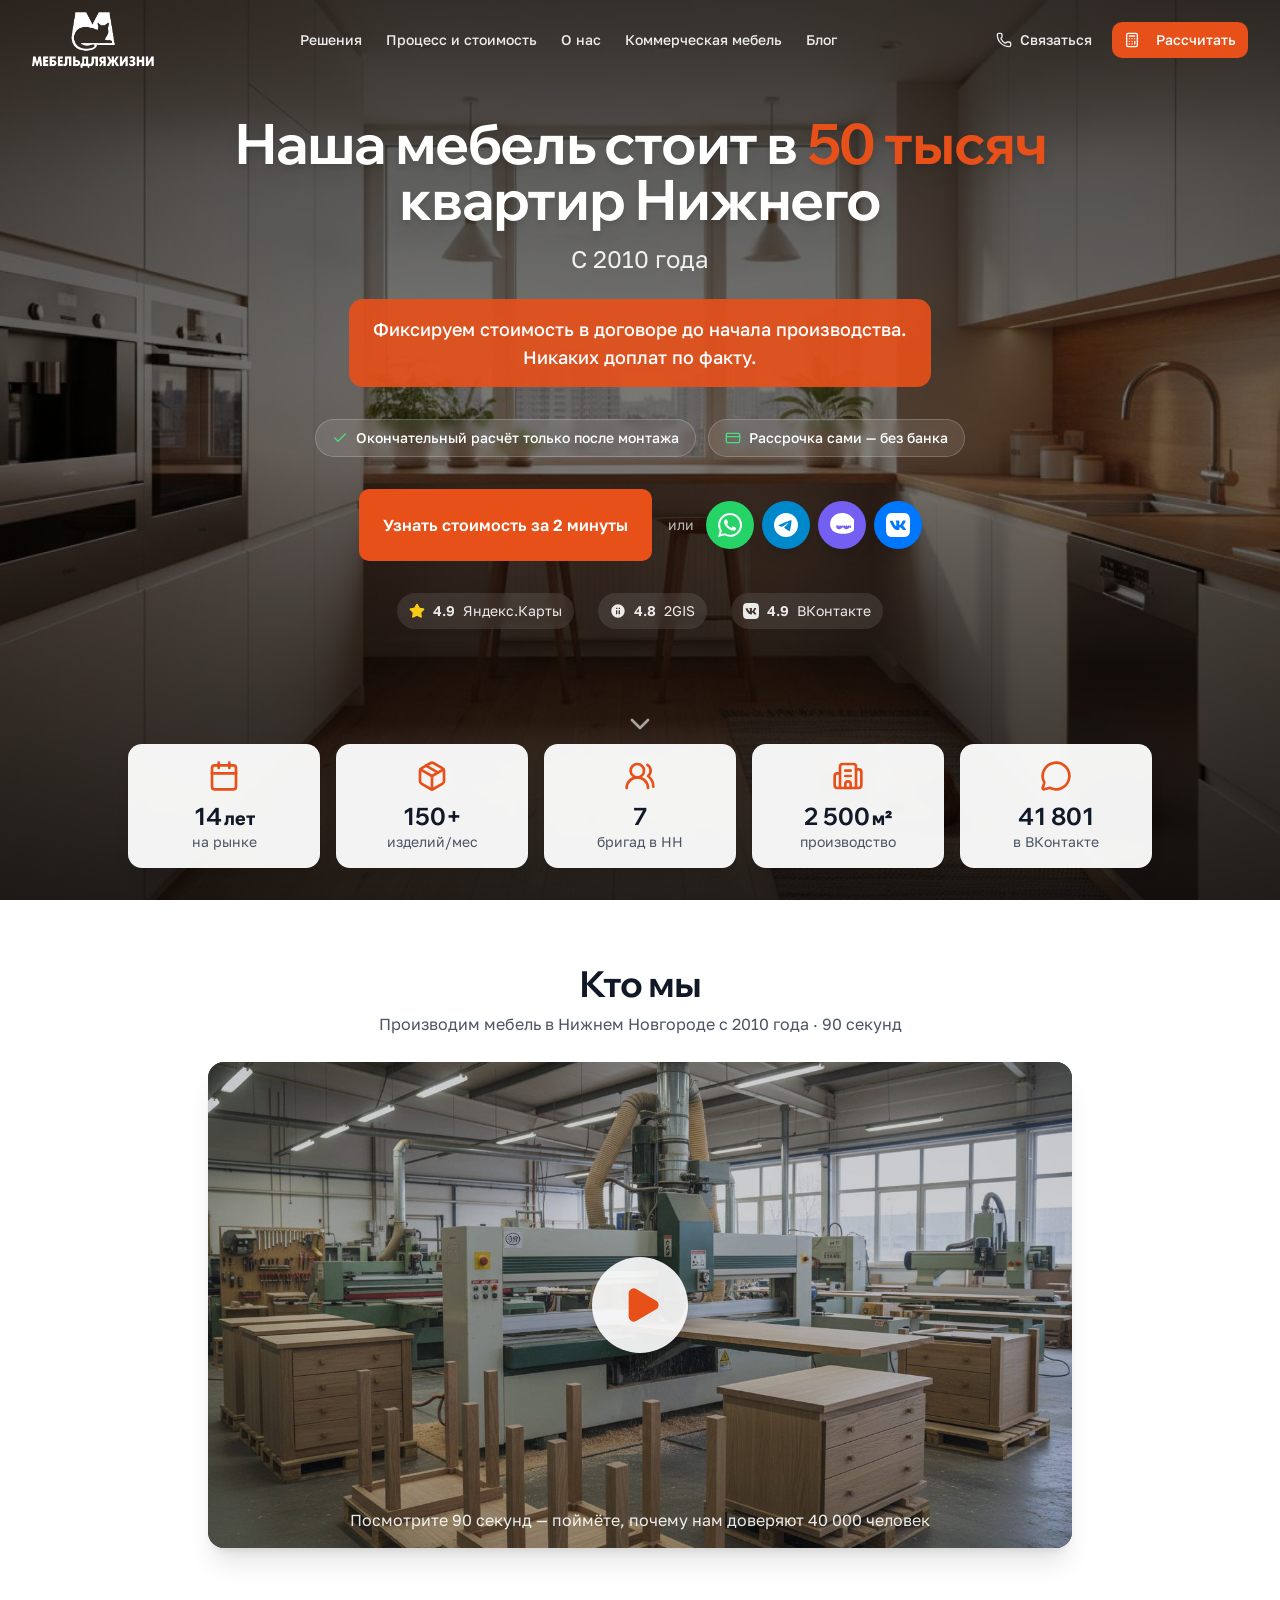
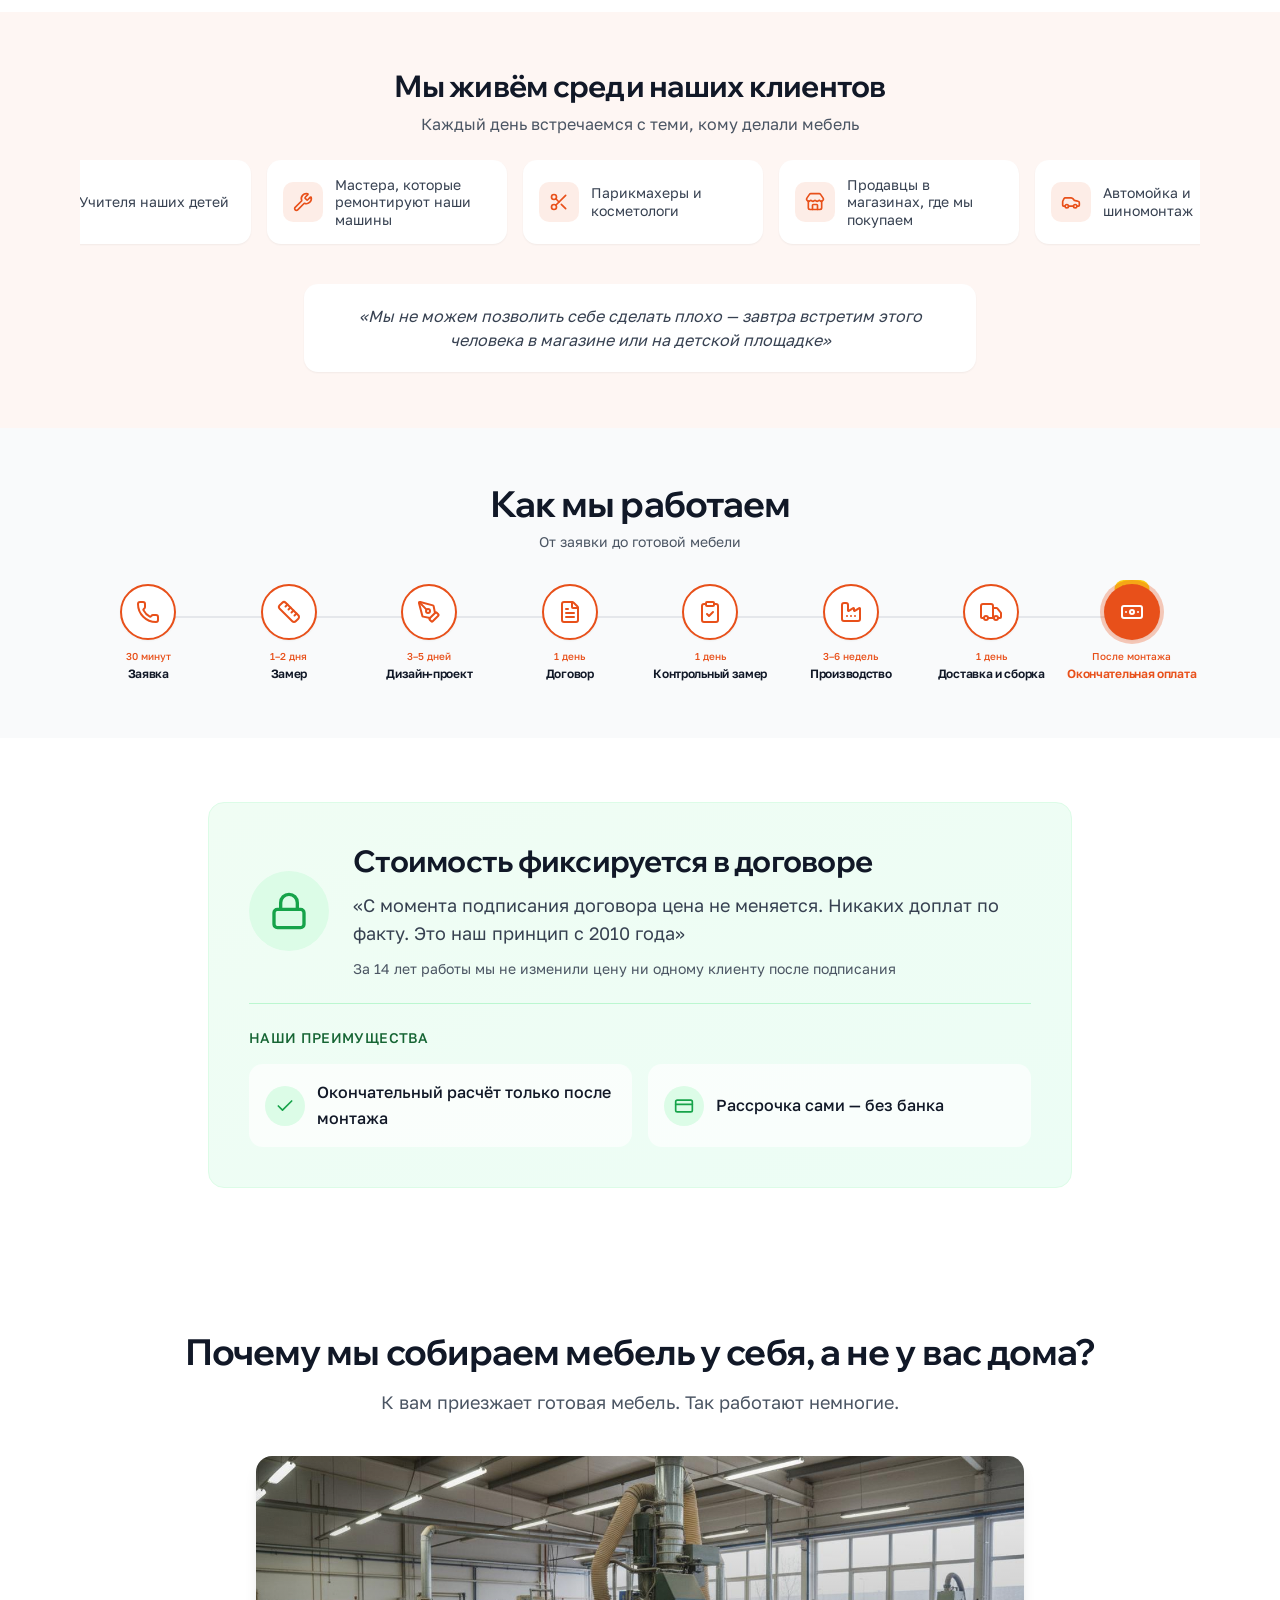
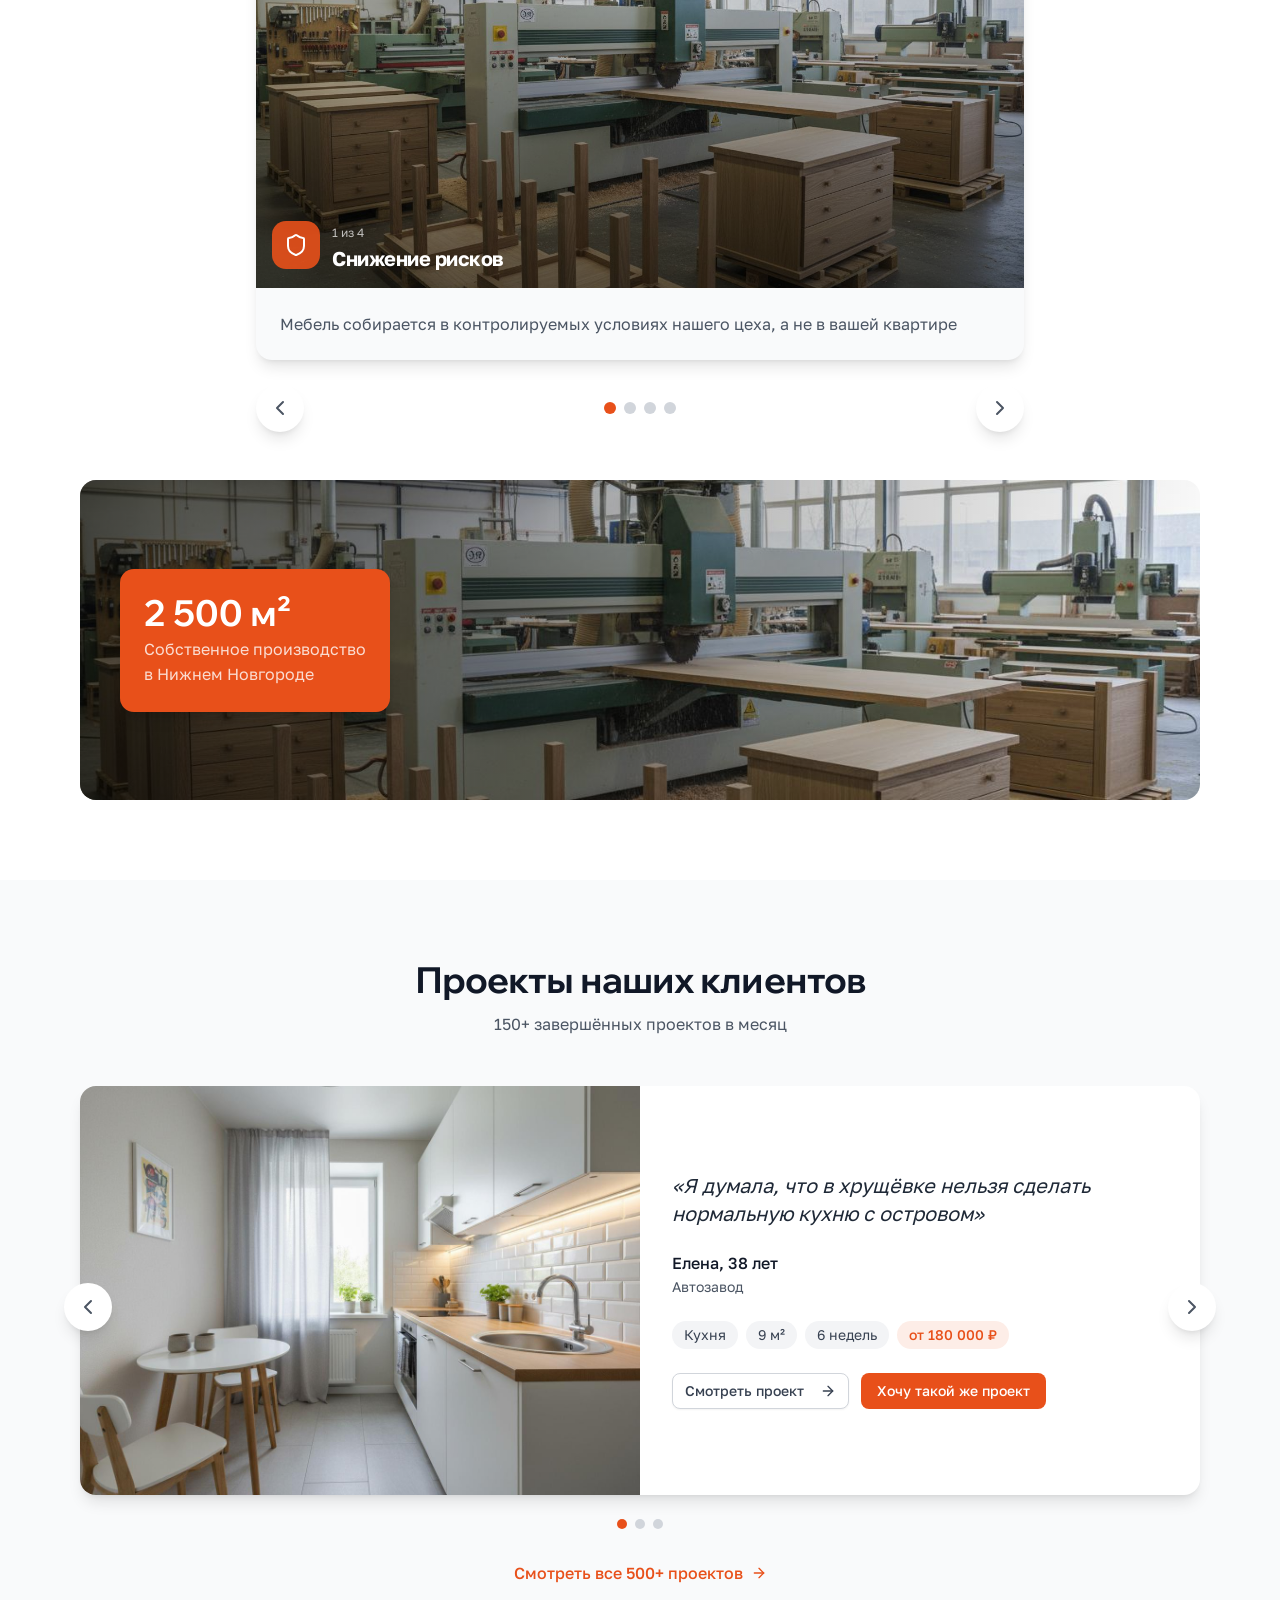
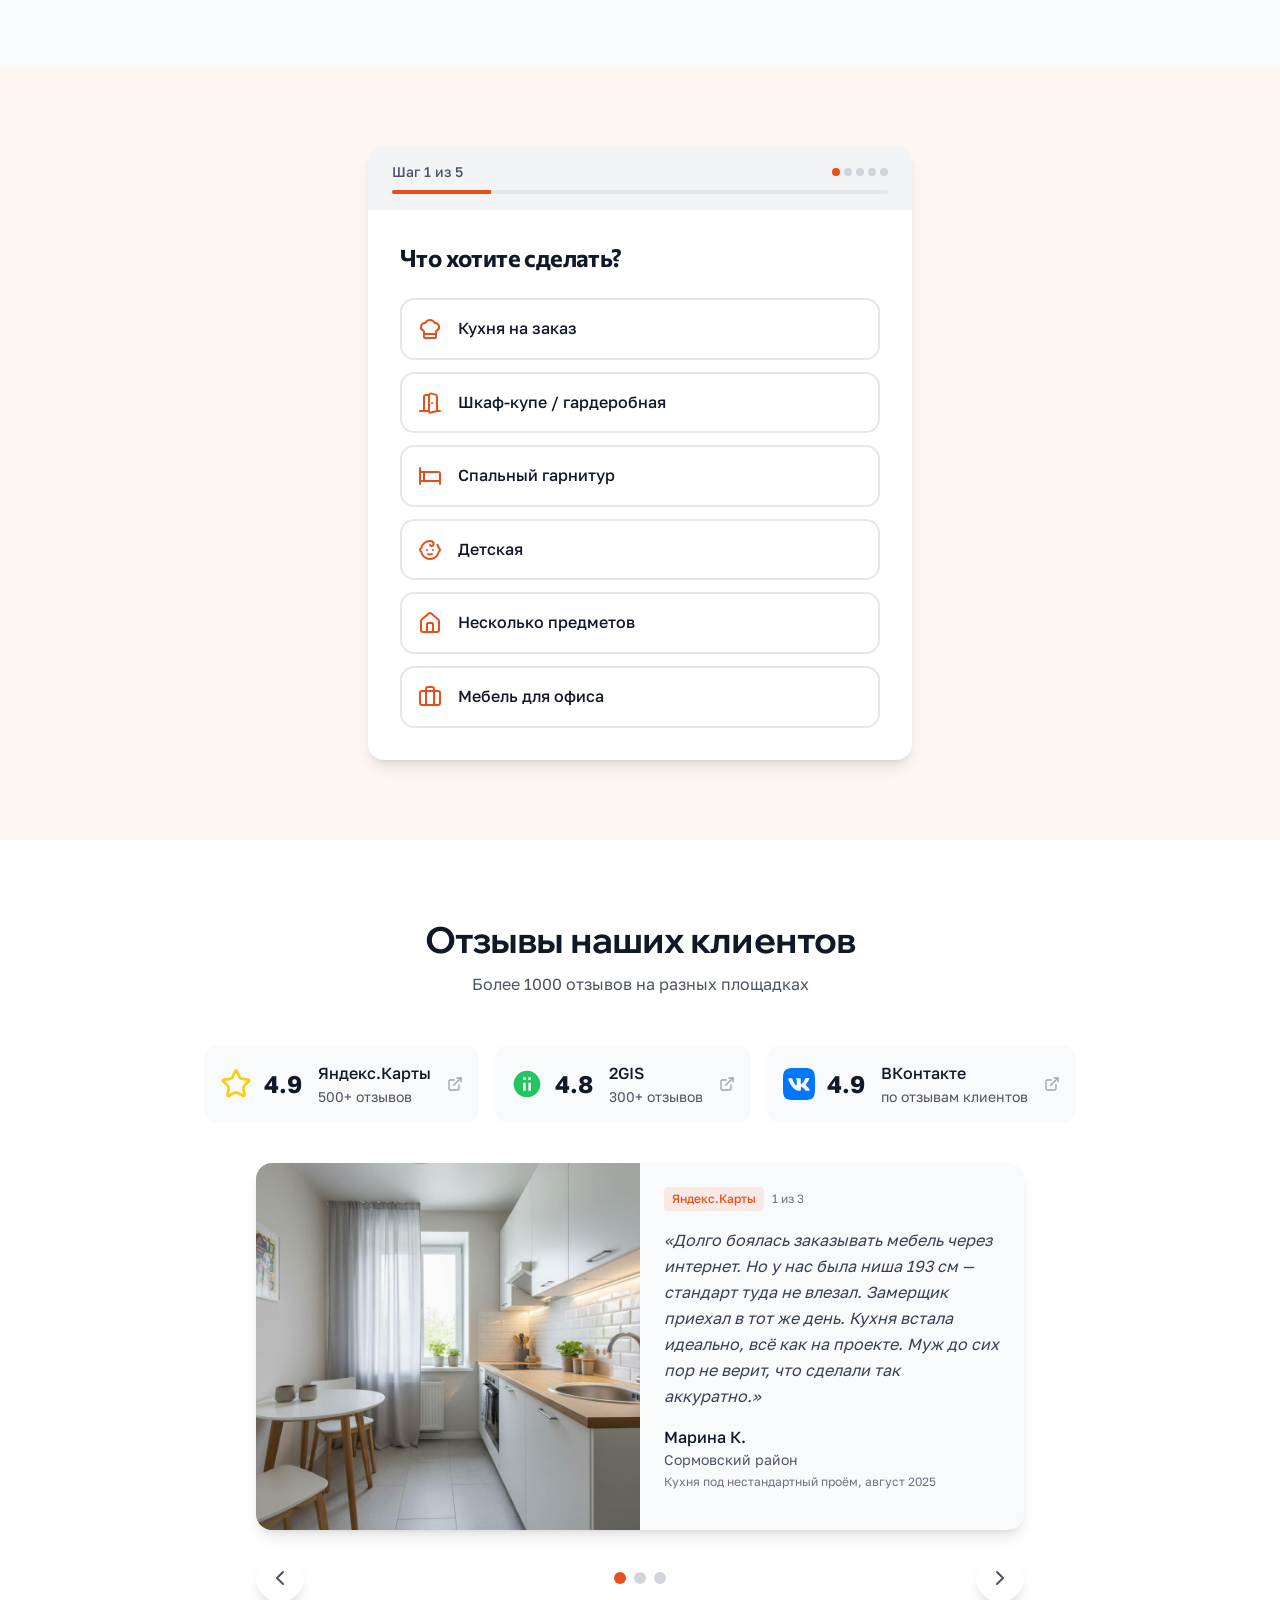
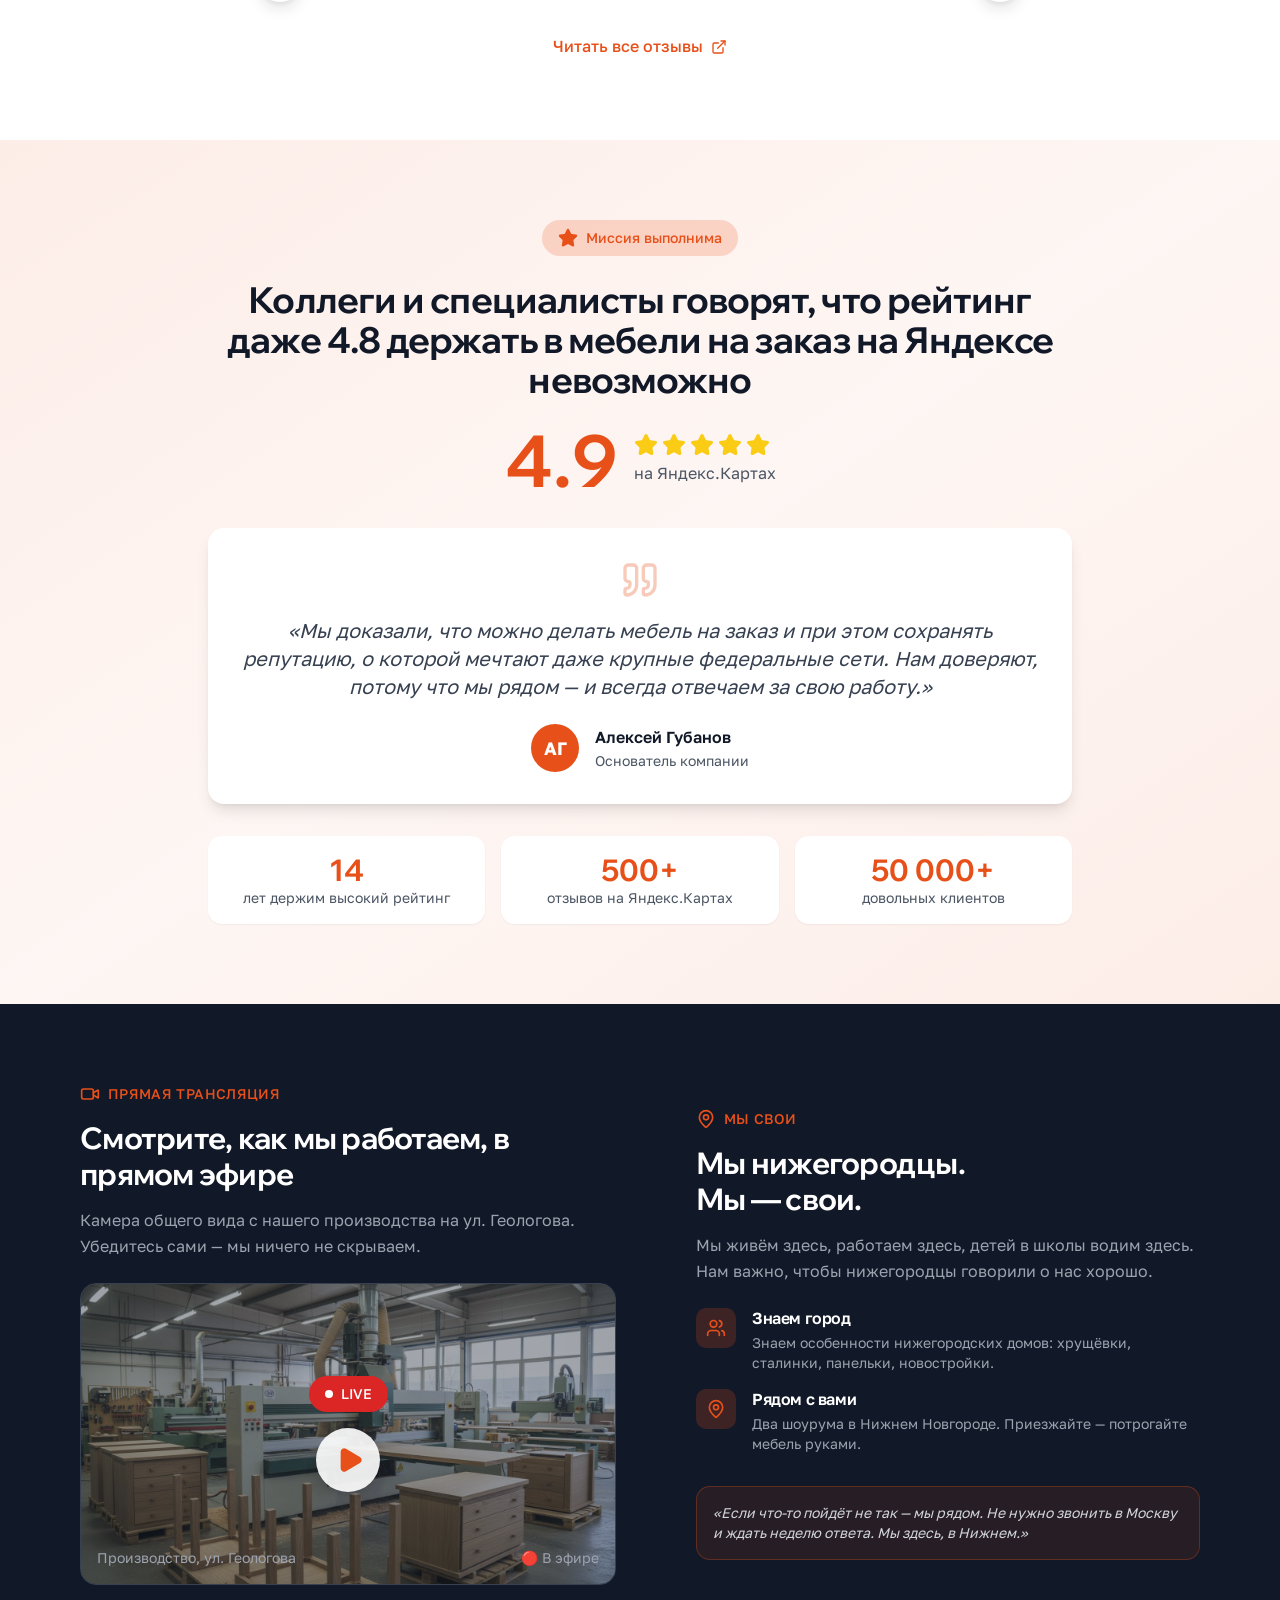
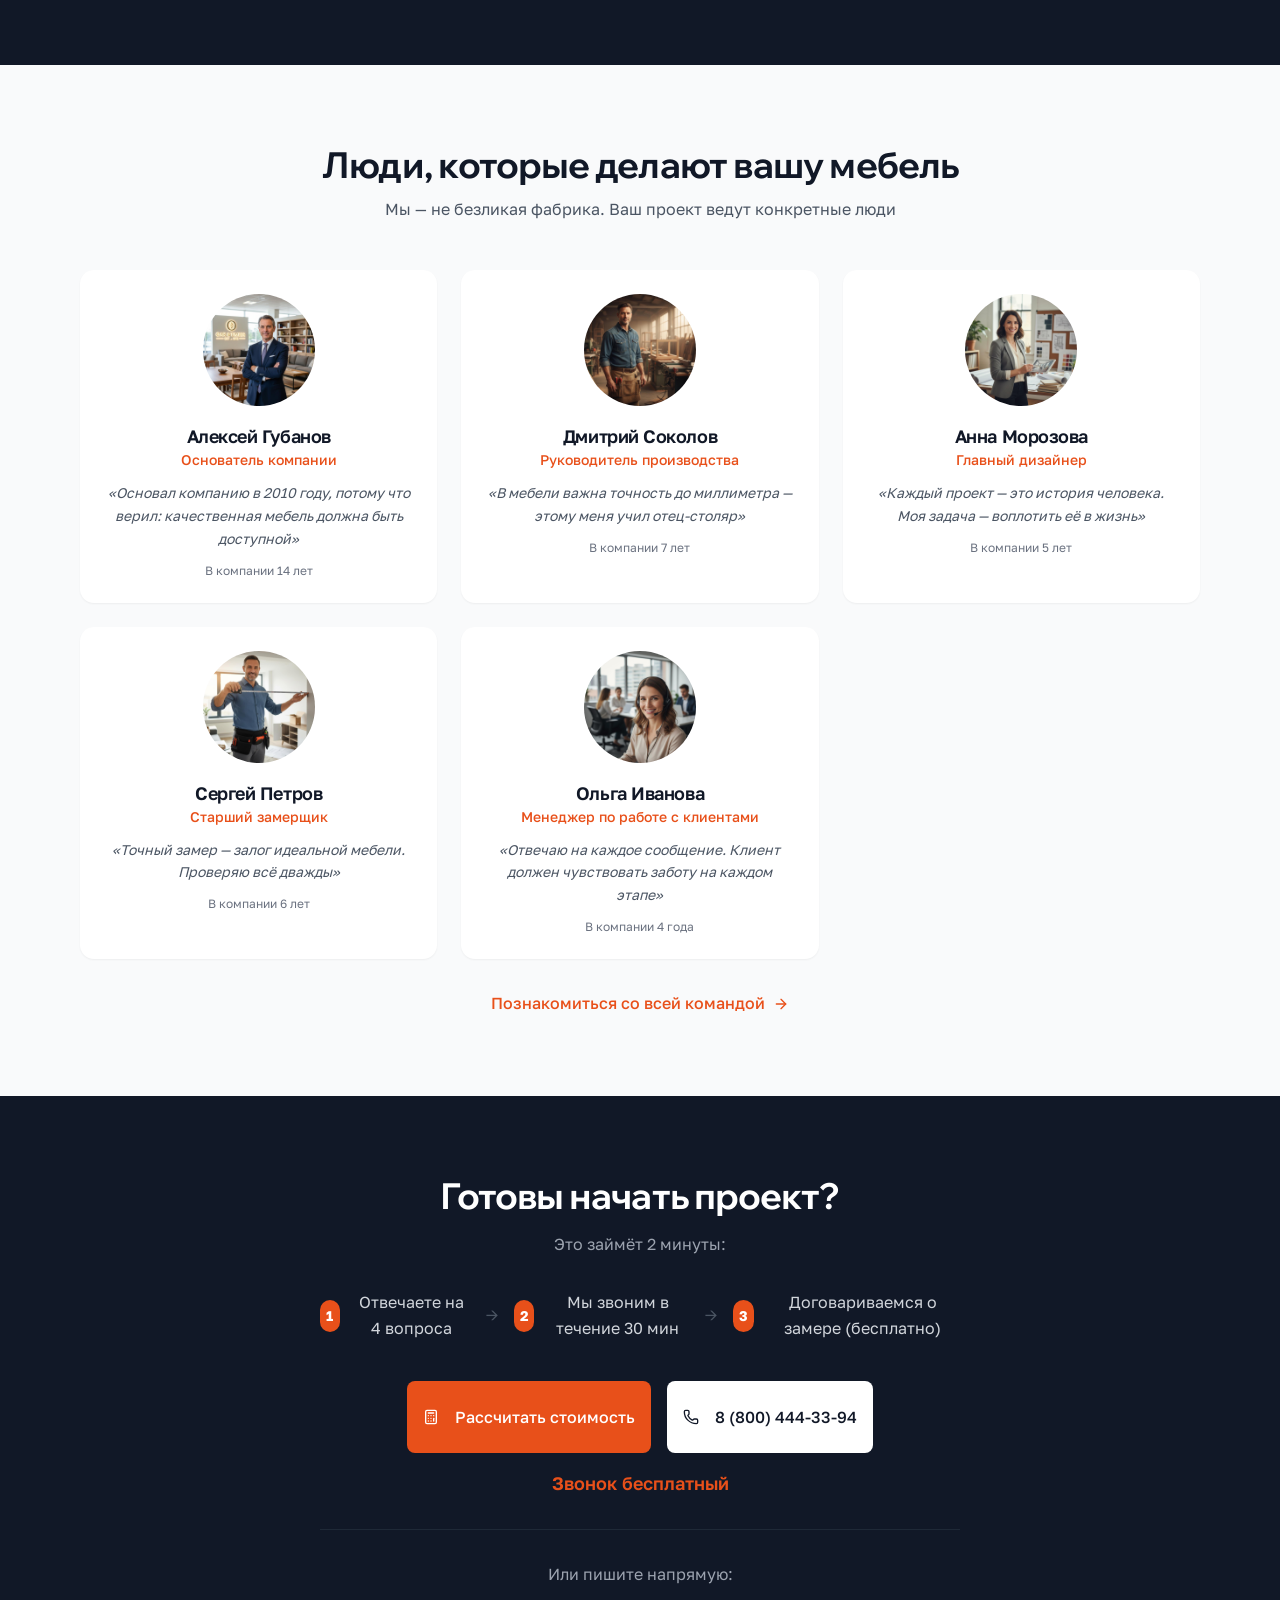
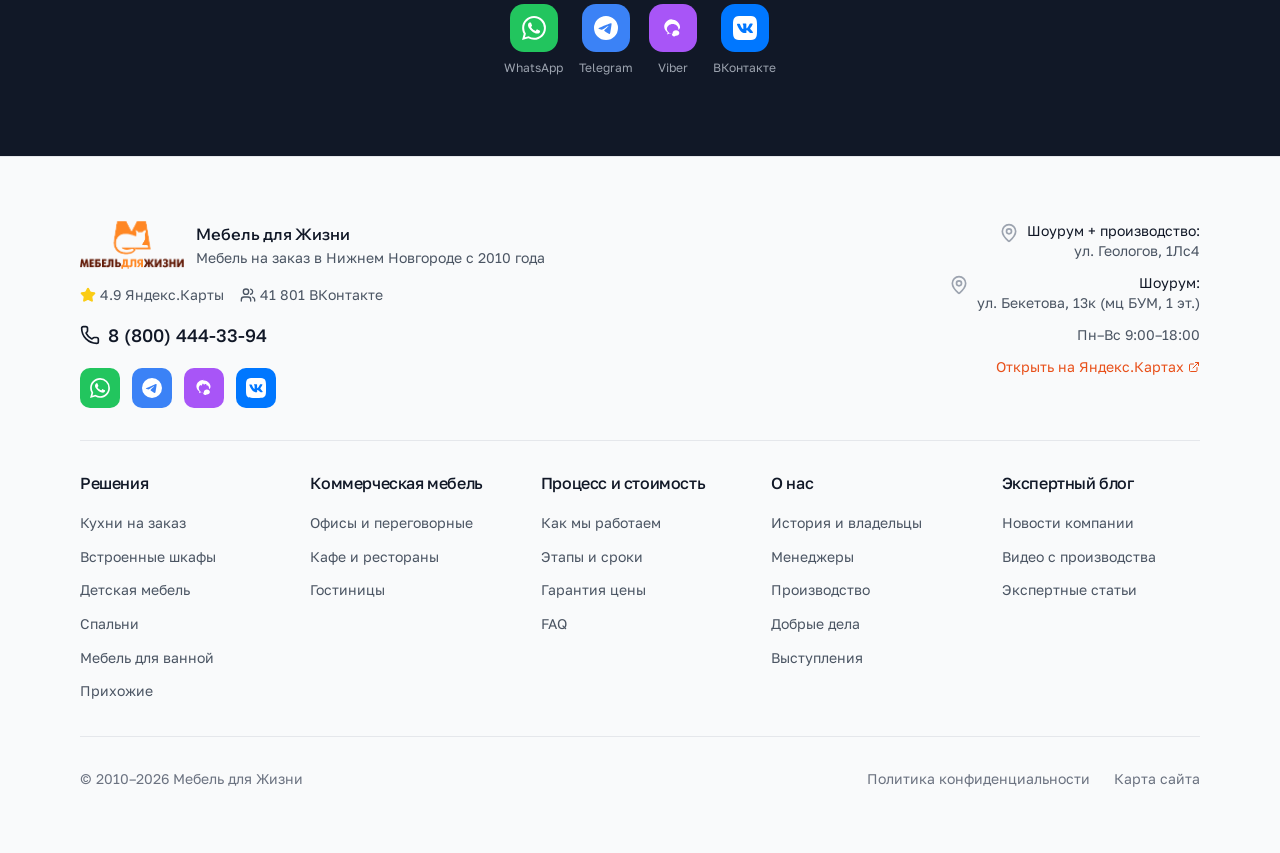
<file: index.html>
<!doctype html>
<html lang="ru">
  <head>
    <meta charset="UTF-8" />
    <meta name="viewport" content="width=device-width, initial-scale=1.0" />
    <meta name="description" content="150+ изделий в месяц. Кухни, шкафы, детские на заказ в Нижнем Новгороде. Фиксированная цена. Бесплатный замер. ★4.9 на Яндекс.Картах" />
    <title>Мебель на заказ в Нижнем Новгороде — Мебель для Жизни | с 2010 года</title>
    <link rel="preconnect" href="https://fonts.googleapis.com">
    <link rel="preconnect" href="https://fonts.gstatic.com" crossorigin>
    <link href="https://fonts.googleapis.com/css2?family=Commissioner:wght@400;500;600;700&family=Golos+Text:wght@400;500;600;700&display=swap" rel="stylesheet">
    <script type="module" crossorigin src="./assets/index-CRal8GZB.js"></script>
    <link rel="stylesheet" crossorigin href="./assets/index-CL-r24Ei.css">
  </head>
  <body>
    <div id="root"></div>
  </body>
</html>
</file>
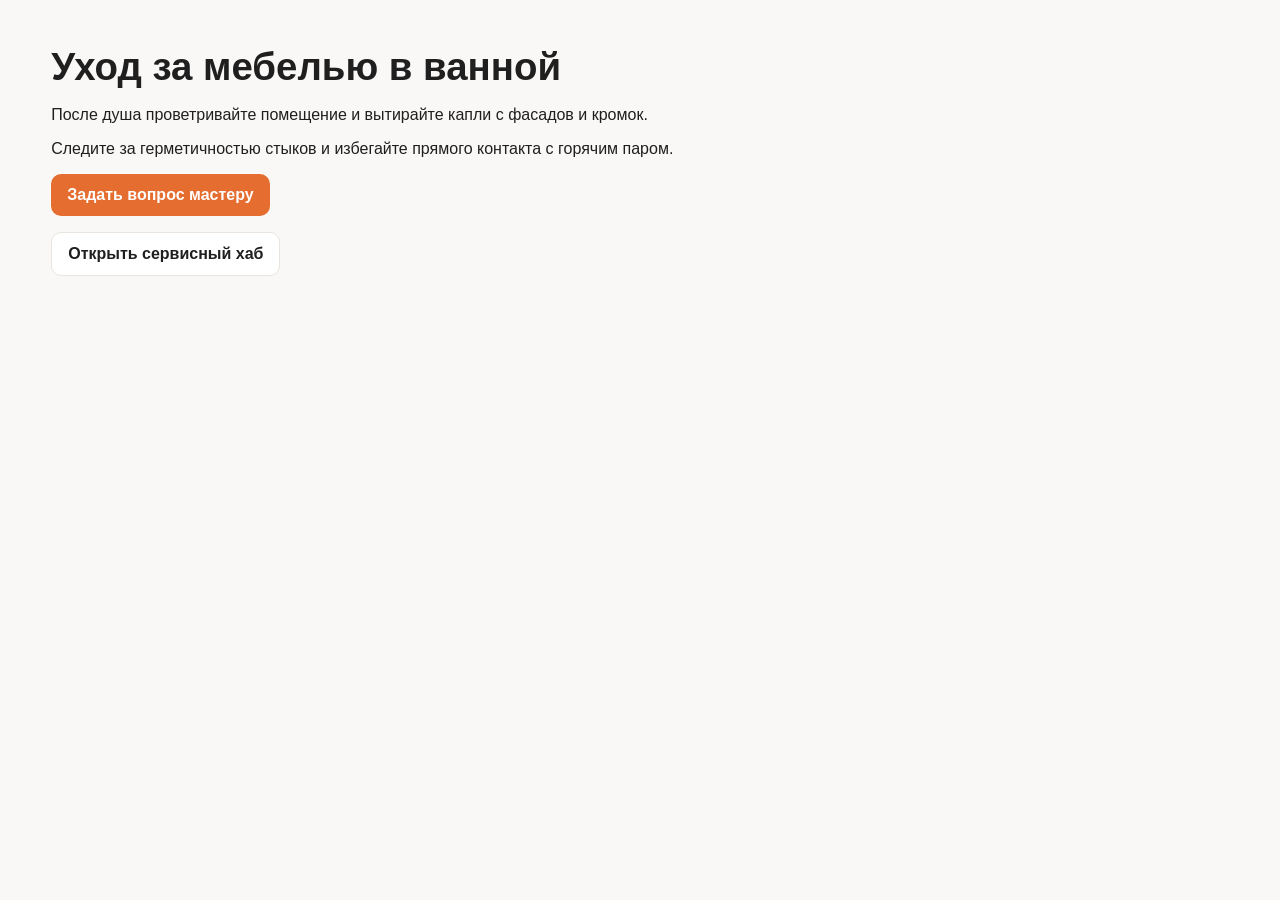
<file: care/bathroom/index.html>
<!doctype html>
<html lang="ru">
  <head>
    <meta charset="UTF-8" />
    <meta name="viewport" content="width=device-width, initial-scale=1.0" />
    <meta name="robots" content="noindex, nofollow" />
    <title>Уход за мебелью в ванной — МДЖ</title>
    <link rel="stylesheet" href="../../styles.css" />
  </head>
  <body>
    <main class="container section">
      <h1>Уход за мебелью в ванной</h1>
      <p>После душа проветривайте помещение и вытирайте капли с фасадов и кромок.</p>
      <p>Следите за герметичностью стыков и избегайте прямого контакта с горячим паром.</p>
      <p><a data-telegram class="btn btn-primary" href="#">Задать вопрос мастеру</a></p>
      <p><a class="btn btn-outline" href="../../service.html">Открыть сервисный хаб</a></p>
    </main>
    <script src="../../data.js"></script>
    <script src="../../app.js"></script>
  </body>
</html>
</file>
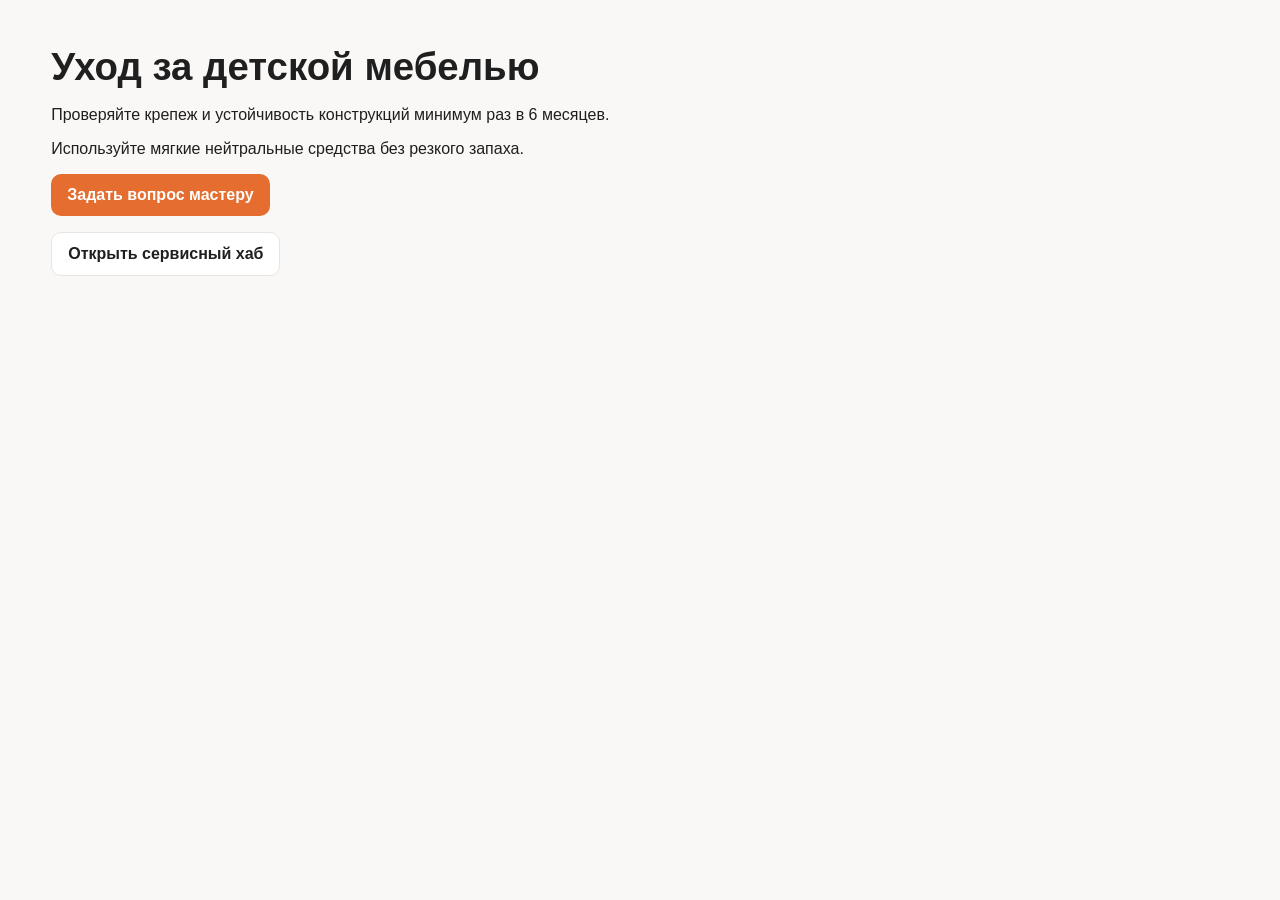
<file: care/kids/index.html>
<!doctype html>
<html lang="ru">
  <head>
    <meta charset="UTF-8" />
    <meta name="viewport" content="width=device-width, initial-scale=1.0" />
    <meta name="robots" content="noindex, nofollow" />
    <title>Уход за детской мебелью — МДЖ</title>
    <link rel="stylesheet" href="../../styles.css" />
  </head>
  <body>
    <main class="container section">
      <h1>Уход за детской мебелью</h1>
      <p>Проверяйте крепеж и устойчивость конструкций минимум раз в 6 месяцев.</p>
      <p>Используйте мягкие нейтральные средства без резкого запаха.</p>
      <p><a data-telegram class="btn btn-primary" href="#">Задать вопрос мастеру</a></p>
      <p><a class="btn btn-outline" href="../../service.html">Открыть сервисный хаб</a></p>
    </main>
    <script src="../../data.js"></script>
    <script src="../../app.js"></script>
  </body>
</html>
</file>
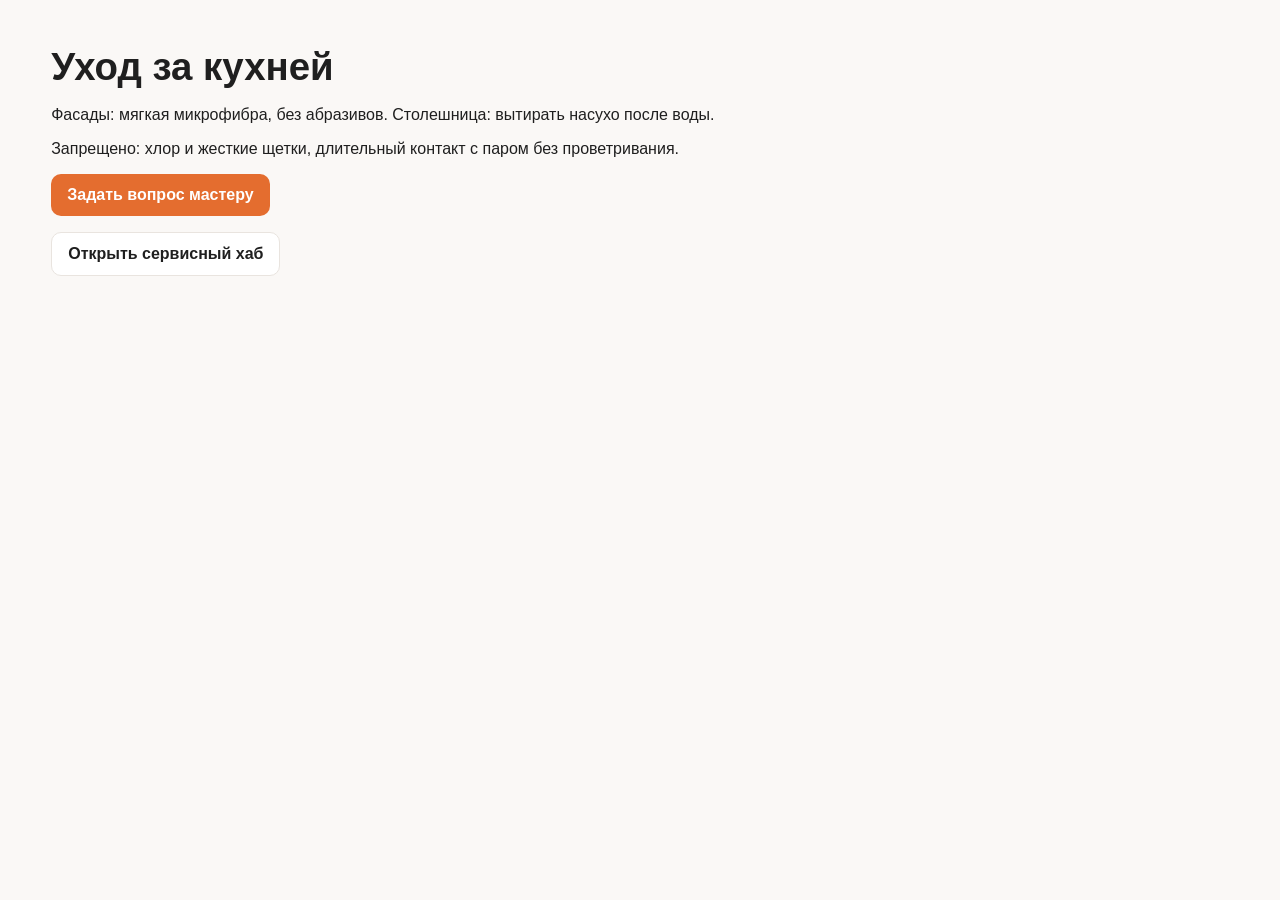
<file: care/kitchen/index.html>
<!doctype html>
<html lang="ru">
  <head>
    <meta charset="UTF-8" />
    <meta name="viewport" content="width=device-width, initial-scale=1.0" />
    <meta name="robots" content="noindex, nofollow" />
    <title>Уход за кухней — МДЖ</title>
    <link rel="stylesheet" href="../../styles.css" />
  </head>
  <body>
    <main class="container section">
      <h1>Уход за кухней</h1>
      <p>Фасады: мягкая микрофибра, без абразивов. Столешница: вытирать насухо после воды.</p>
      <p>Запрещено: хлор и жесткие щетки, длительный контакт с паром без проветривания.</p>
      <p><a data-telegram class="btn btn-primary" href="#">Задать вопрос мастеру</a></p>
      <p><a class="btn btn-outline" href="../../service.html">Открыть сервисный хаб</a></p>
    </main>
    <script src="../../data.js"></script>
    <script src="../../app.js"></script>
  </body>
</html>
</file>
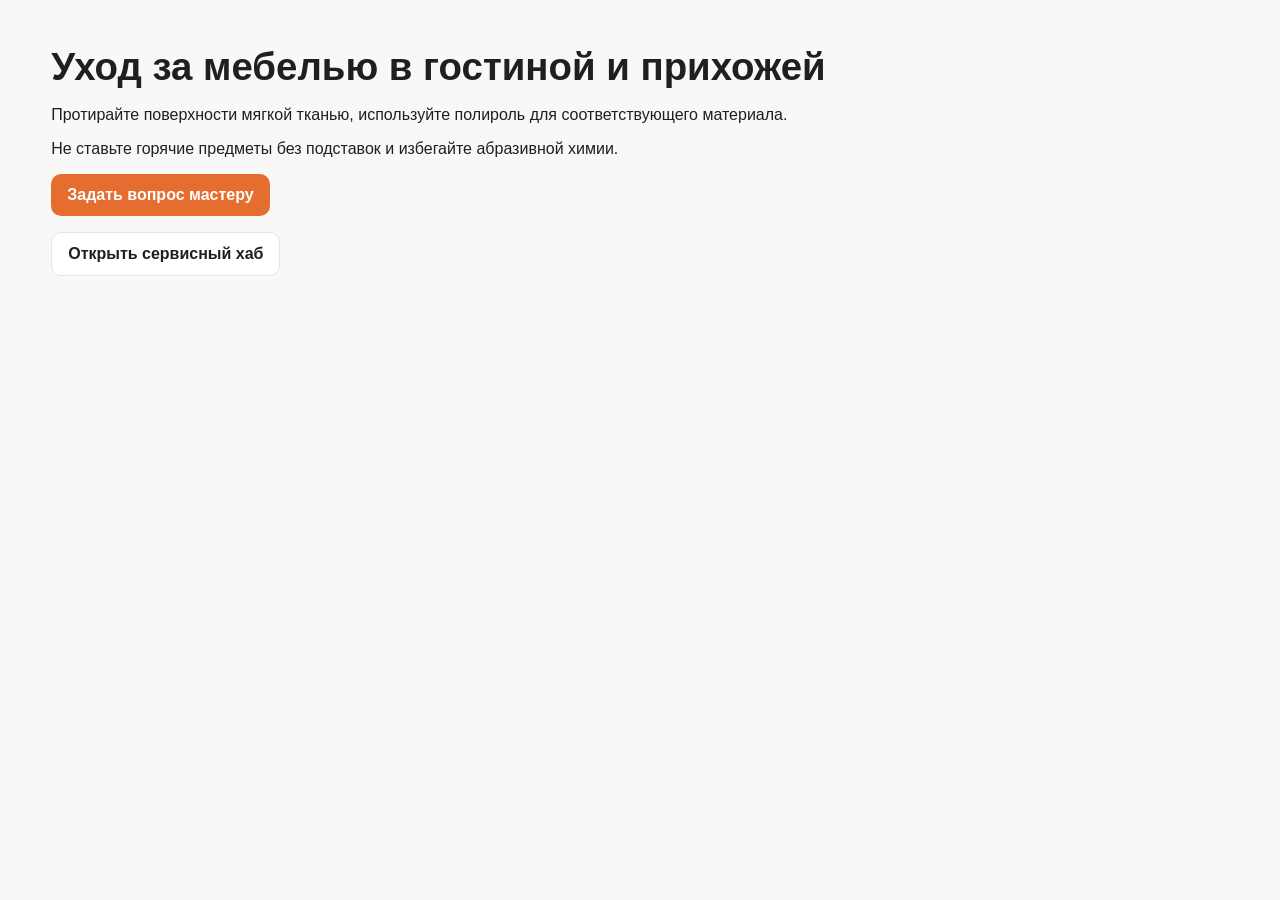
<file: care/living/index.html>
<!doctype html>
<html lang="ru">
  <head>
    <meta charset="UTF-8" />
    <meta name="viewport" content="width=device-width, initial-scale=1.0" />
    <meta name="robots" content="noindex, nofollow" />
    <title>Уход за мебелью в гостиной/прихожей — МДЖ</title>
    <link rel="stylesheet" href="../../styles.css" />
  </head>
  <body>
    <main class="container section">
      <h1>Уход за мебелью в гостиной и прихожей</h1>
      <p>Протирайте поверхности мягкой тканью, используйте полироль для соответствующего материала.</p>
      <p>Не ставьте горячие предметы без подставок и избегайте абразивной химии.</p>
      <p><a data-telegram class="btn btn-primary" href="#">Задать вопрос мастеру</a></p>
      <p><a class="btn btn-outline" href="../../service.html">Открыть сервисный хаб</a></p>
    </main>
    <script src="../../data.js"></script>
    <script src="../../app.js"></script>
  </body>
</html>
</file>
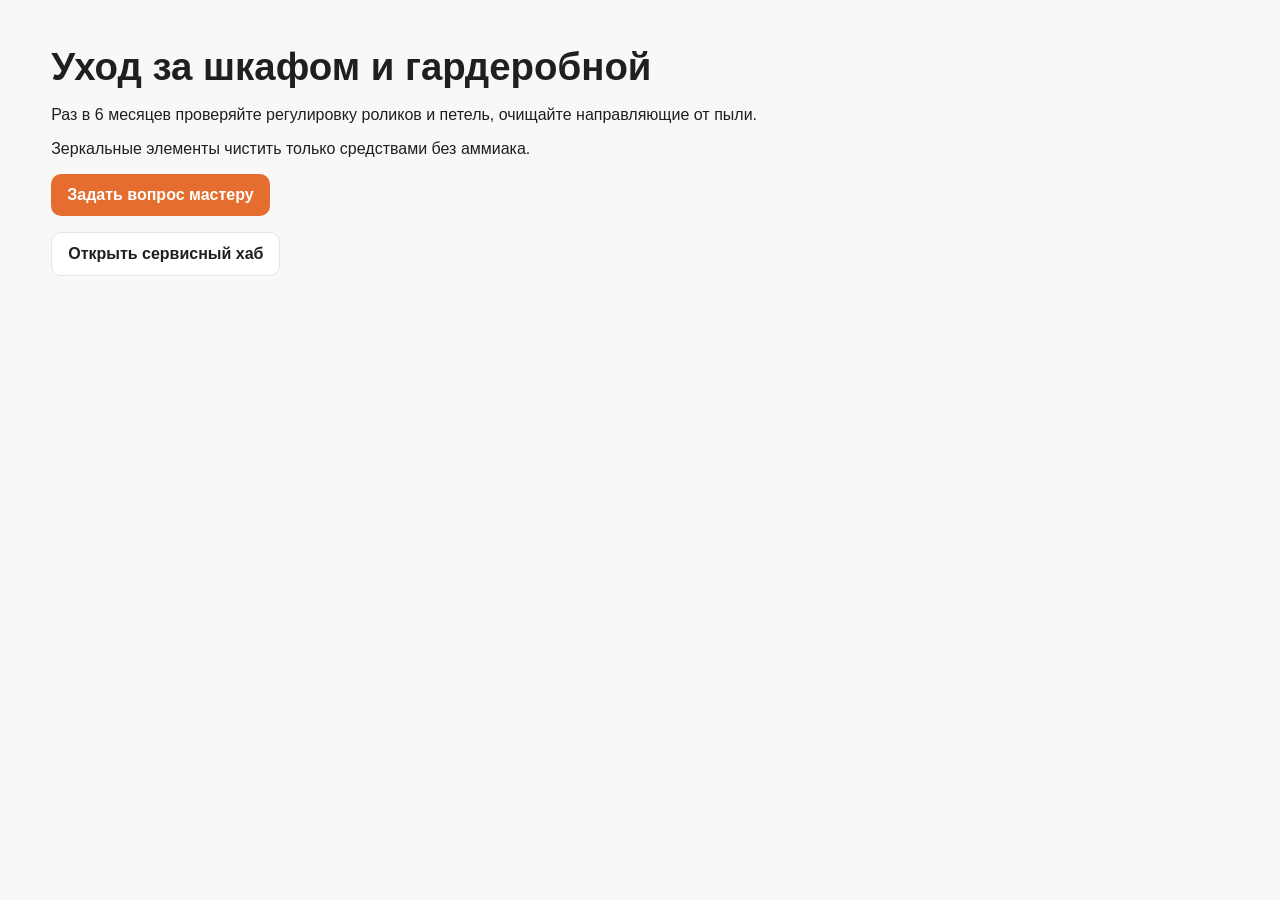
<file: care/wardrobe/index.html>
<!doctype html>
<html lang="ru">
  <head>
    <meta charset="UTF-8" />
    <meta name="viewport" content="width=device-width, initial-scale=1.0" />
    <meta name="robots" content="noindex, nofollow" />
    <title>Уход за шкафом/гардеробной — МДЖ</title>
    <link rel="stylesheet" href="../../styles.css" />
  </head>
  <body>
    <main class="container section">
      <h1>Уход за шкафом и гардеробной</h1>
      <p>Раз в 6 месяцев проверяйте регулировку роликов и петель, очищайте направляющие от пыли.</p>
      <p>Зеркальные элементы чистить только средствами без аммиака.</p>
      <p><a data-telegram class="btn btn-primary" href="#">Задать вопрос мастеру</a></p>
      <p><a class="btn btn-outline" href="../../service.html">Открыть сервисный хаб</a></p>
    </main>
    <script src="../../data.js"></script>
    <script src="../../app.js"></script>
  </body>
</html>
</file>
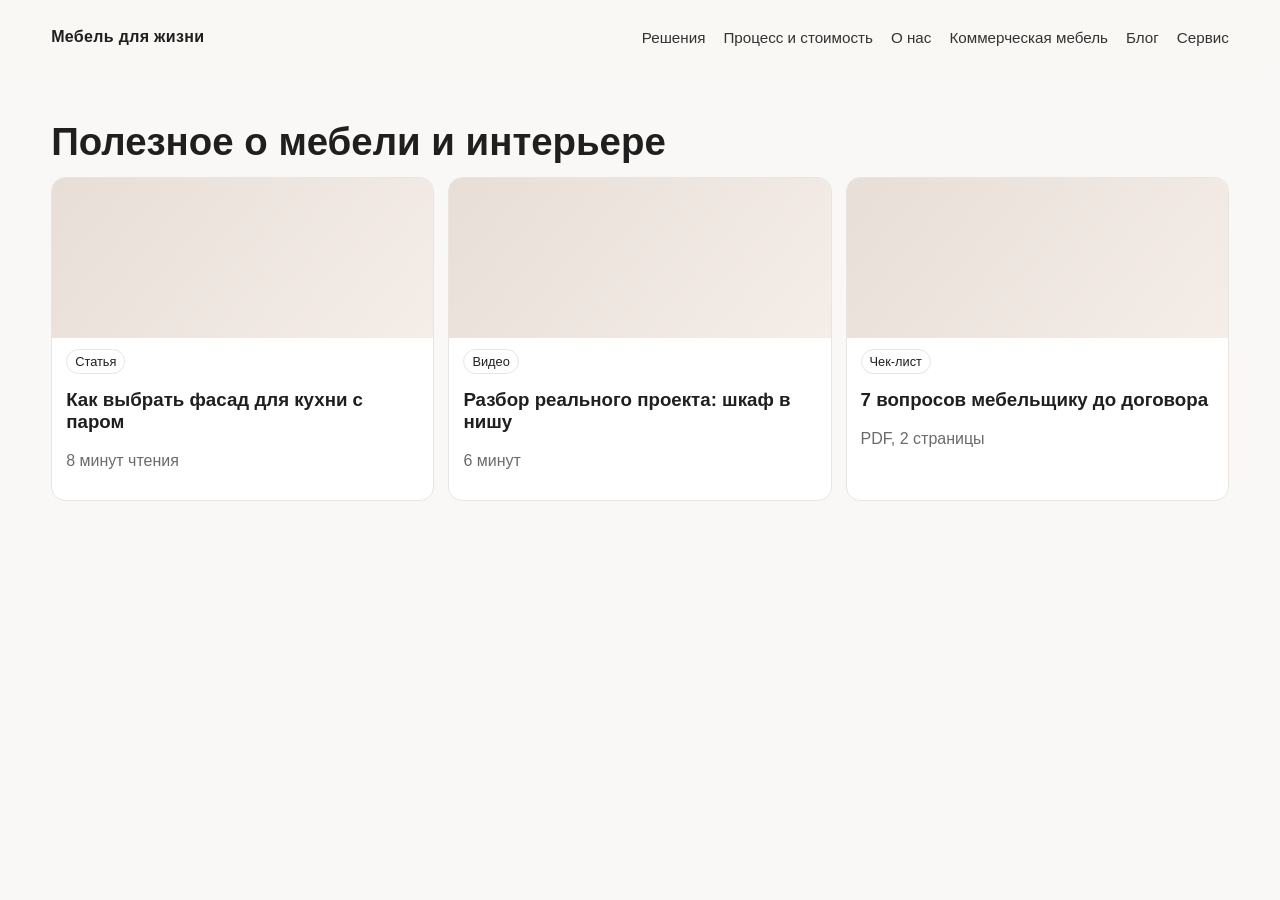
<file: blog.html>
<!doctype html>
<html lang="ru">
  <head>
    <meta charset="UTF-8" />
    <meta name="viewport" content="width=device-width, initial-scale=1.0" />
    <title>Экспертный блог — МДЖ</title>
    <link rel="stylesheet" href="styles.css" />
  </head>
  <body>
    <header class="site-header">
      <div class="container header-row">
        <a class="brand" href="index.html">Мебель для жизни</a>
        <nav class="main-nav">
          <a href="resheniya.html">Решения</a>
          <a href="process.html">Процесс и стоимость</a>
          <a href="o-nas.html">О нас</a>
          <a href="kommercheskaya-mebel.html">Коммерческая мебель</a>
          <a href="blog.html">Блог</a>
          <a href="service.html">Сервис</a>
        </nav>
      </div>
    </header>

    <main class="container section">
      <h1>Полезное о мебели и интерьере</h1>
      <div class="projects-grid">
        <article class="project-card"><div class="project-image"></div><div class="project-content"><span class="tag">Статья</span><h3>Как выбрать фасад для кухни с паром</h3><p class="muted">8 минут чтения</p></div></article>
        <article class="project-card"><div class="project-image"></div><div class="project-content"><span class="tag">Видео</span><h3>Разбор реального проекта: шкаф в нишу</h3><p class="muted">6 минут</p></div></article>
        <article class="project-card"><div class="project-image"></div><div class="project-content"><span class="tag">Чек-лист</span><h3>7 вопросов мебельщику до договора</h3><p class="muted">PDF, 2 страницы</p></div></article>
      </div>
    </main>

    <script src="data.js"></script>
    <script src="app.js"></script>
  </body>
</html>
</file>
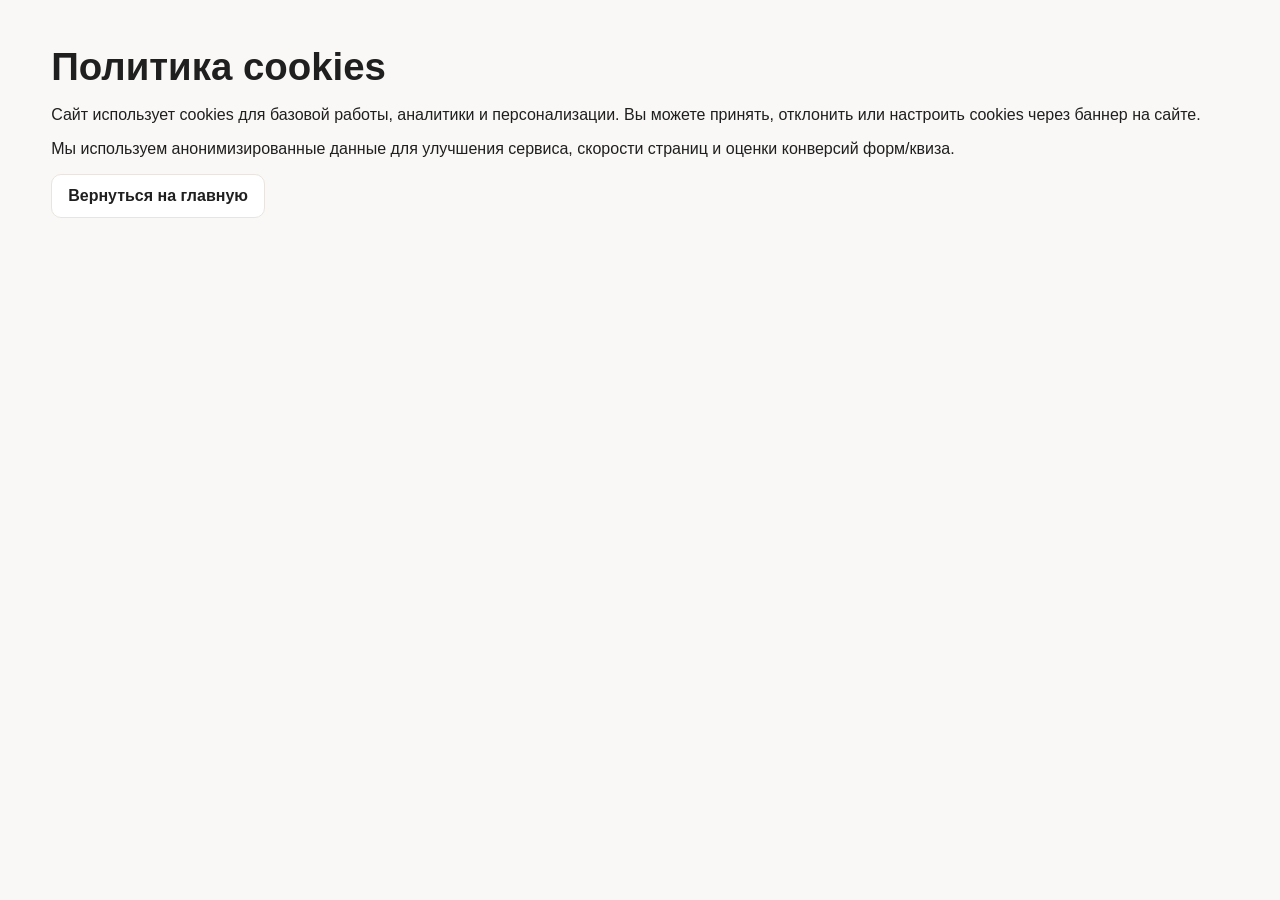
<file: cookies.html>
<!doctype html>
<html lang="ru">
  <head>
    <meta charset="UTF-8" />
    <meta name="viewport" content="width=device-width, initial-scale=1.0" />
    <title>Cookies — МДЖ</title>
    <link rel="stylesheet" href="styles.css" />
  </head>
  <body>
    <main class="container section">
      <h1>Политика cookies</h1>
      <p>
        Сайт использует cookies для базовой работы, аналитики и персонализации.
        Вы можете принять, отклонить или настроить cookies через баннер на сайте.
      </p>
      <p>
        Мы используем анонимизированные данные для улучшения сервиса, скорости страниц
        и оценки конверсий форм/квиза.
      </p>
      <p><a class="btn btn-outline" href="index.html">Вернуться на главную</a></p>
    </main>
  </body>
</html>
</file>
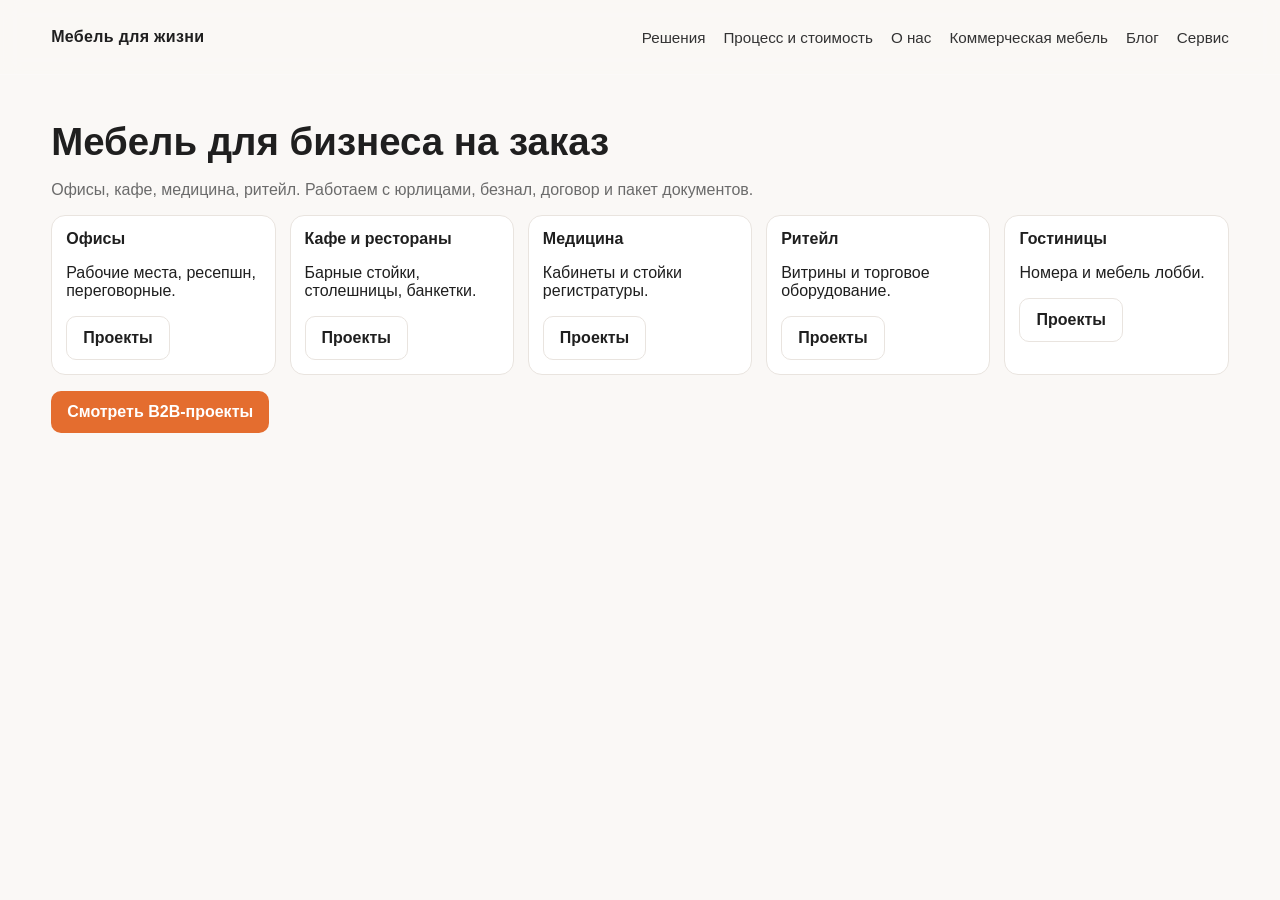
<file: kommercheskaya-mebel.html>
<!doctype html>
<html lang="ru">
  <head>
    <meta charset="UTF-8" />
    <meta name="viewport" content="width=device-width, initial-scale=1.0" />
    <title>Коммерческая мебель — МДЖ</title>
    <link rel="stylesheet" href="styles.css" />
  </head>
  <body>
    <header class="site-header">
      <div class="container header-row">
        <a class="brand" href="index.html">Мебель для жизни</a>
        <nav class="main-nav">
          <a href="resheniya.html">Решения</a>
          <a href="process.html">Процесс и стоимость</a>
          <a href="o-nas.html">О нас</a>
          <a href="kommercheskaya-mebel.html">Коммерческая мебель</a>
          <a href="blog.html">Блог</a>
          <a href="service.html">Сервис</a>
        </nav>
      </div>
    </header>

    <main class="container section">
      <h1>Мебель для бизнеса на заказ</h1>
      <p class="muted">Офисы, кафе, медицина, ритейл. Работаем с юрлицами, безнал, договор и пакет документов.</p>
      <div class="cards">
        <article class="card"><strong>Офисы</strong><p>Рабочие места, ресепшн, переговорные.</p><a href="resheniya.html?segment=b2b&type=Офис" class="btn btn-outline">Проекты</a></article>
        <article class="card"><strong>Кафе и рестораны</strong><p>Барные стойки, столешницы, банкетки.</p><a href="resheniya.html?segment=b2b&type=Коммерческая" class="btn btn-outline">Проекты</a></article>
        <article class="card"><strong>Медицина</strong><p>Кабинеты и стойки регистратуры.</p><a href="resheniya.html?segment=b2b" class="btn btn-outline">Проекты</a></article>
        <article class="card"><strong>Ритейл</strong><p>Витрины и торговое оборудование.</p><a href="resheniya.html?segment=b2b" class="btn btn-outline">Проекты</a></article>
        <article class="card"><strong>Гостиницы</strong><p>Номера и мебель лобби.</p><a href="resheniya.html?segment=b2b" class="btn btn-outline">Проекты</a></article>
      </div>
      <p style="margin-top: 16px"><a class="btn btn-primary" href="resheniya.html?segment=b2b">Смотреть B2B-проекты</a></p>
    </main>

    <script src="data.js"></script>
    <script src="app.js"></script>
  </body>
</html>
</file>
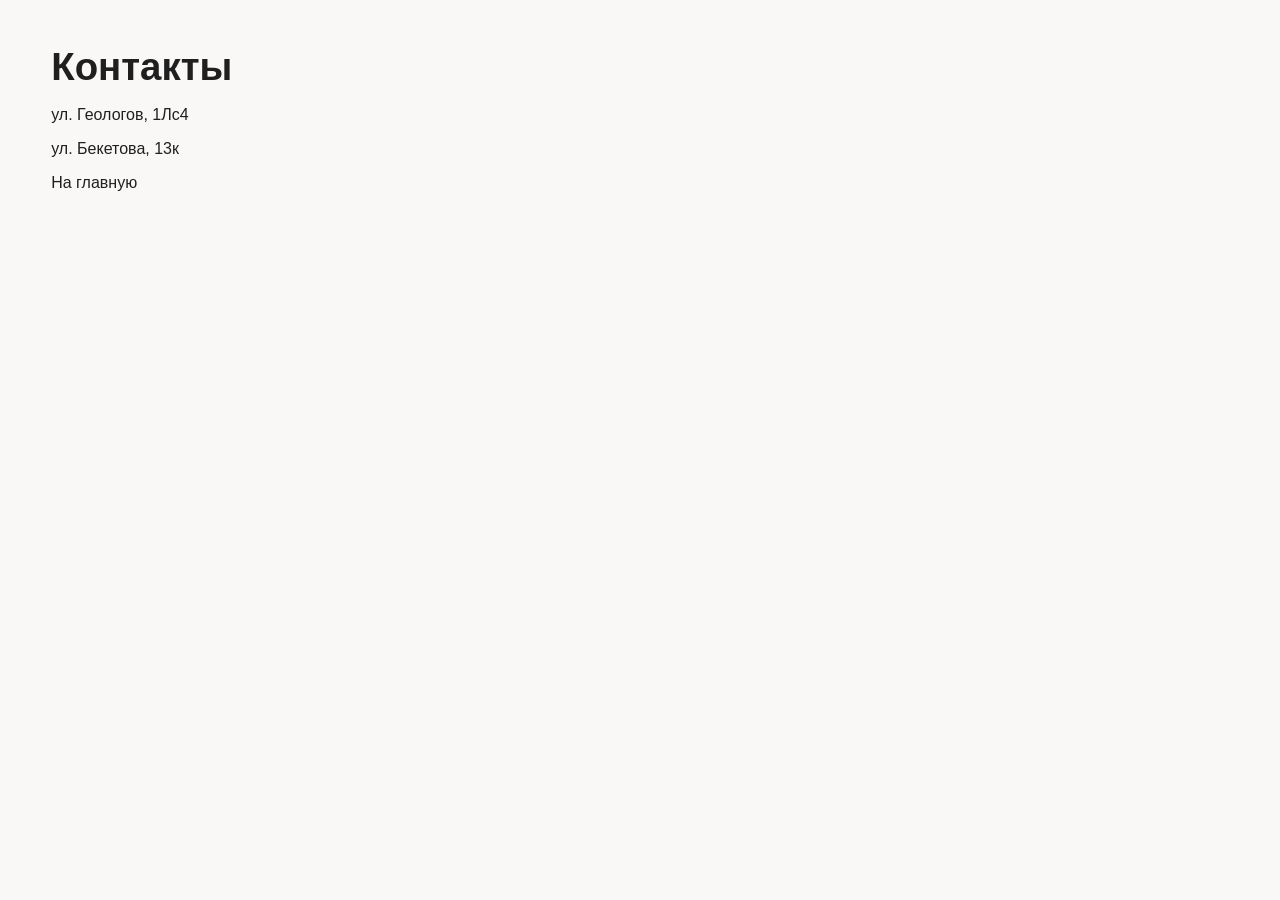
<file: kontakty.html>
<!doctype html>
<html lang="ru">
  <head>
    <meta charset="UTF-8" />
    <meta name="viewport" content="width=device-width, initial-scale=1.0" />
    <title>Контакты — МДЖ</title>
    <link rel="stylesheet" href="styles.css" />
  </head>
  <body>
    <main class="container section">
      <h1>Контакты</h1>
      <p>ул. Геологов, 1Лс4</p>
      <p>ул. Бекетова, 13к</p>
      <p><a href="index.html">На главную</a></p>
    </main>
  </body>
</html>
</file>
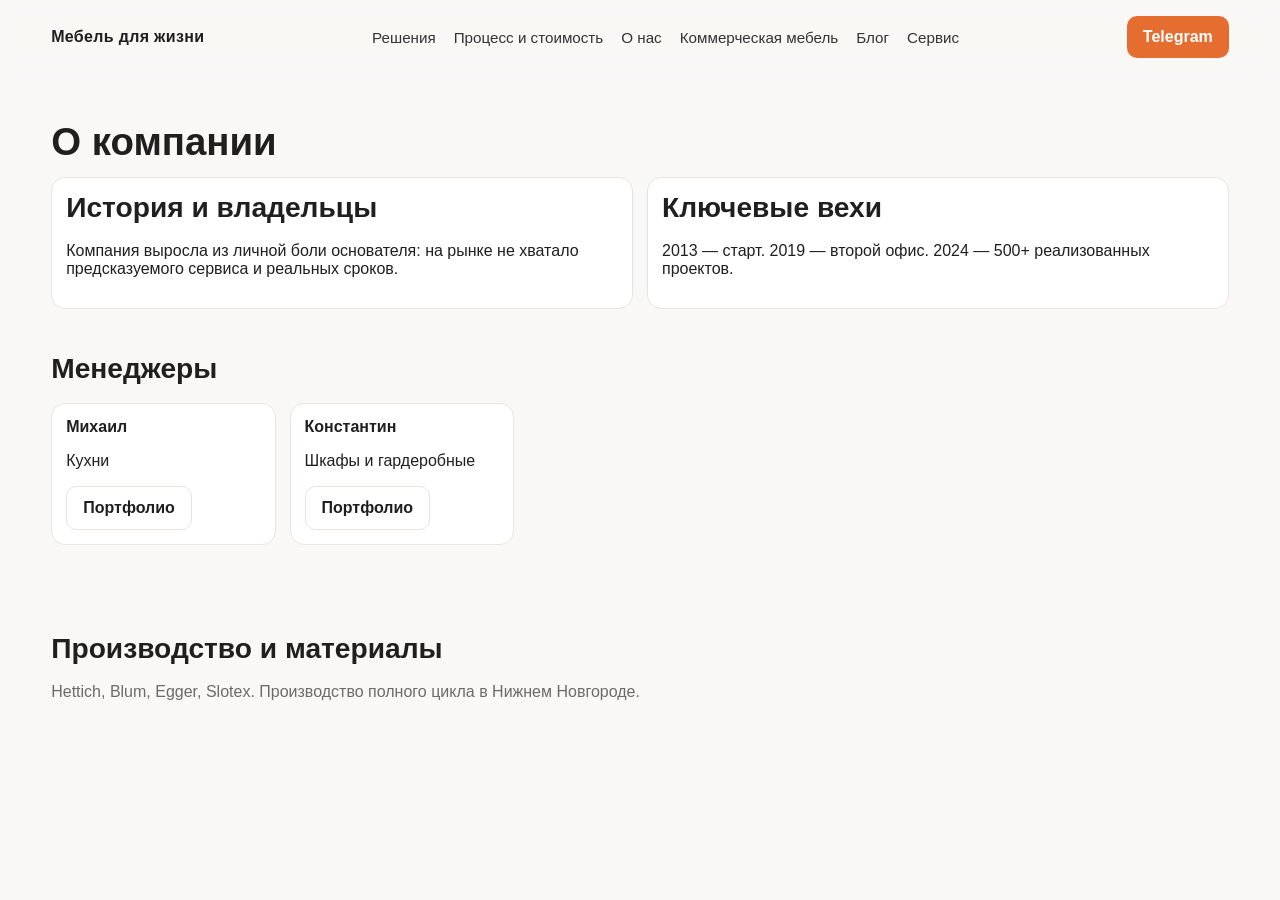
<file: o-nas.html>
<!doctype html>
<html lang="ru">
  <head>
    <meta charset="UTF-8" />
    <meta name="viewport" content="width=device-width, initial-scale=1.0" />
    <title>О нас — Мебель для жизни</title>
    <link rel="stylesheet" href="styles.css" />
  </head>
  <body>
    <header class="site-header">
      <div class="container header-row">
        <a class="brand" href="index.html">Мебель для жизни</a>
        <nav class="main-nav">
          <a href="resheniya.html">Решения</a>
          <a href="process.html">Процесс и стоимость</a>
          <a href="o-nas.html">О нас</a>
          <a href="kommercheskaya-mebel.html">Коммерческая мебель</a>
          <a href="blog.html">Блог</a>
          <a href="service.html">Сервис</a>
        </nav>
        <div class="header-actions"><a data-telegram class="btn btn-primary" href="#">Telegram</a></div>
      </div>
    </header>

    <main class="container section">
      <h1>О компании</h1>
      <div class="two-col">
        <article class="card">
          <h2>История и владельцы</h2>
          <p>Компания выросла из личной боли основателя: на рынке не хватало предсказуемого сервиса и реальных сроков.</p>
        </article>
        <article class="card">
          <h2>Ключевые вехи</h2>
          <p>2013 — старт. 2019 — второй офис. 2024 — 500+ реализованных проектов.</p>
        </article>
      </div>
      <section class="section">
        <h2>Менеджеры</h2>
        <div class="cards">
          <article class="card"><strong>Михаил</strong><p>Кухни</p><a href="resheniya.html" class="btn btn-outline">Портфолио</a></article>
          <article class="card"><strong>Константин</strong><p>Шкафы и гардеробные</p><a href="resheniya.html" class="btn btn-outline">Портфолио</a></article>
        </div>
      </section>
      <section class="section">
        <h2>Производство и материалы</h2>
        <p class="muted">Hettich, Blum, Egger, Slotex. Производство полного цикла в Нижнем Новгороде.</p>
      </section>
    </main>

    <script src="data.js"></script>
    <script src="app.js"></script>
  </body>
</html>
</file>
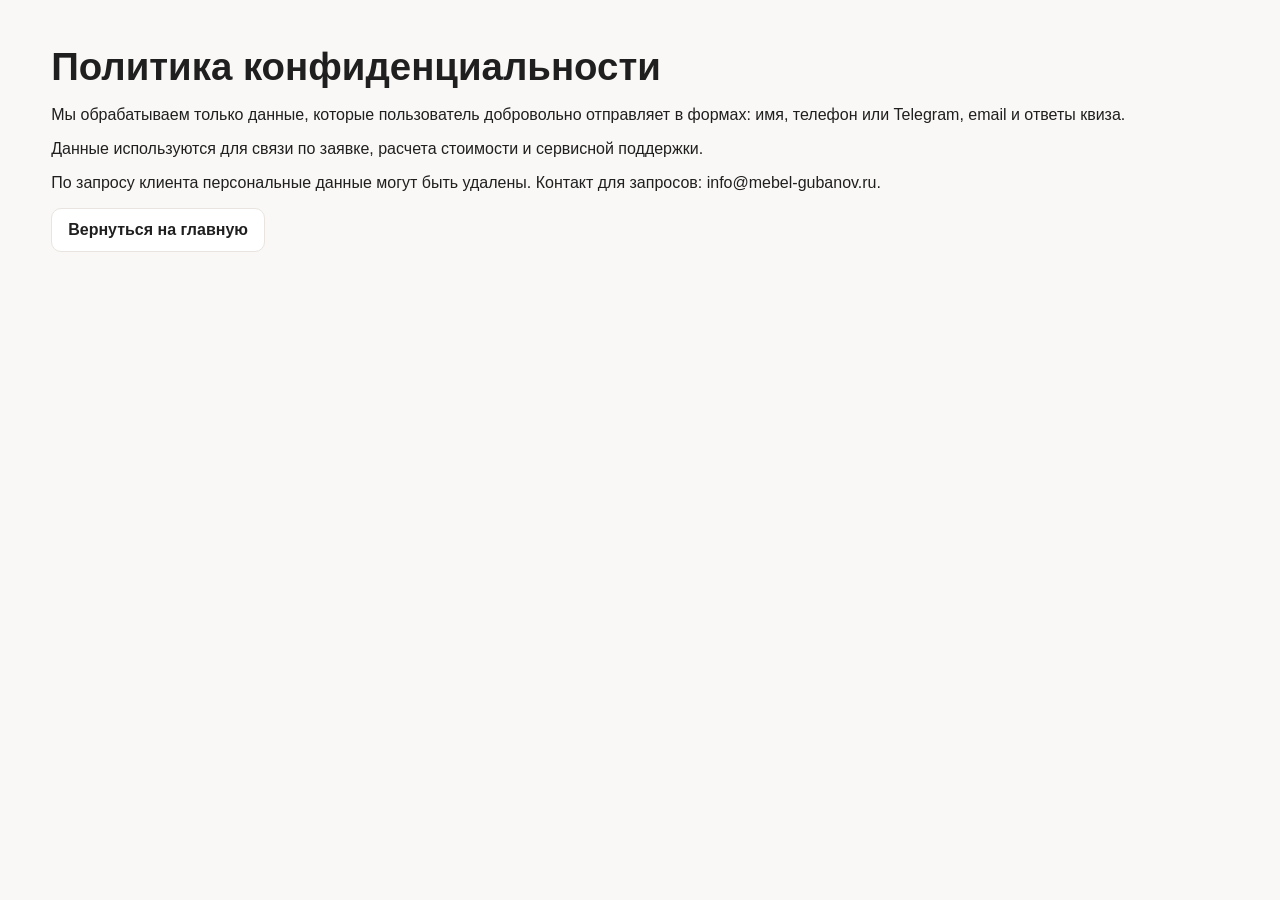
<file: politika-konfidencialnosti.html>
<!doctype html>
<html lang="ru">
  <head>
    <meta charset="UTF-8" />
    <meta name="viewport" content="width=device-width, initial-scale=1.0" />
    <title>Политика конфиденциальности — МДЖ</title>
    <link rel="stylesheet" href="styles.css" />
  </head>
  <body>
    <main class="container section">
      <h1>Политика конфиденциальности</h1>
      <p>
        Мы обрабатываем только данные, которые пользователь добровольно отправляет в формах:
        имя, телефон или Telegram, email и ответы квиза.
      </p>
      <p>Данные используются для связи по заявке, расчета стоимости и сервисной поддержки.</p>
      <p>
        По запросу клиента персональные данные могут быть удалены. Контакт для запросов:
        <a href="mailto:info@mebel-gubanov.ru">info@mebel-gubanov.ru</a>.
      </p>
      <p><a class="btn btn-outline" href="index.html">Вернуться на главную</a></p>
    </main>
  </body>
</html>
</file>
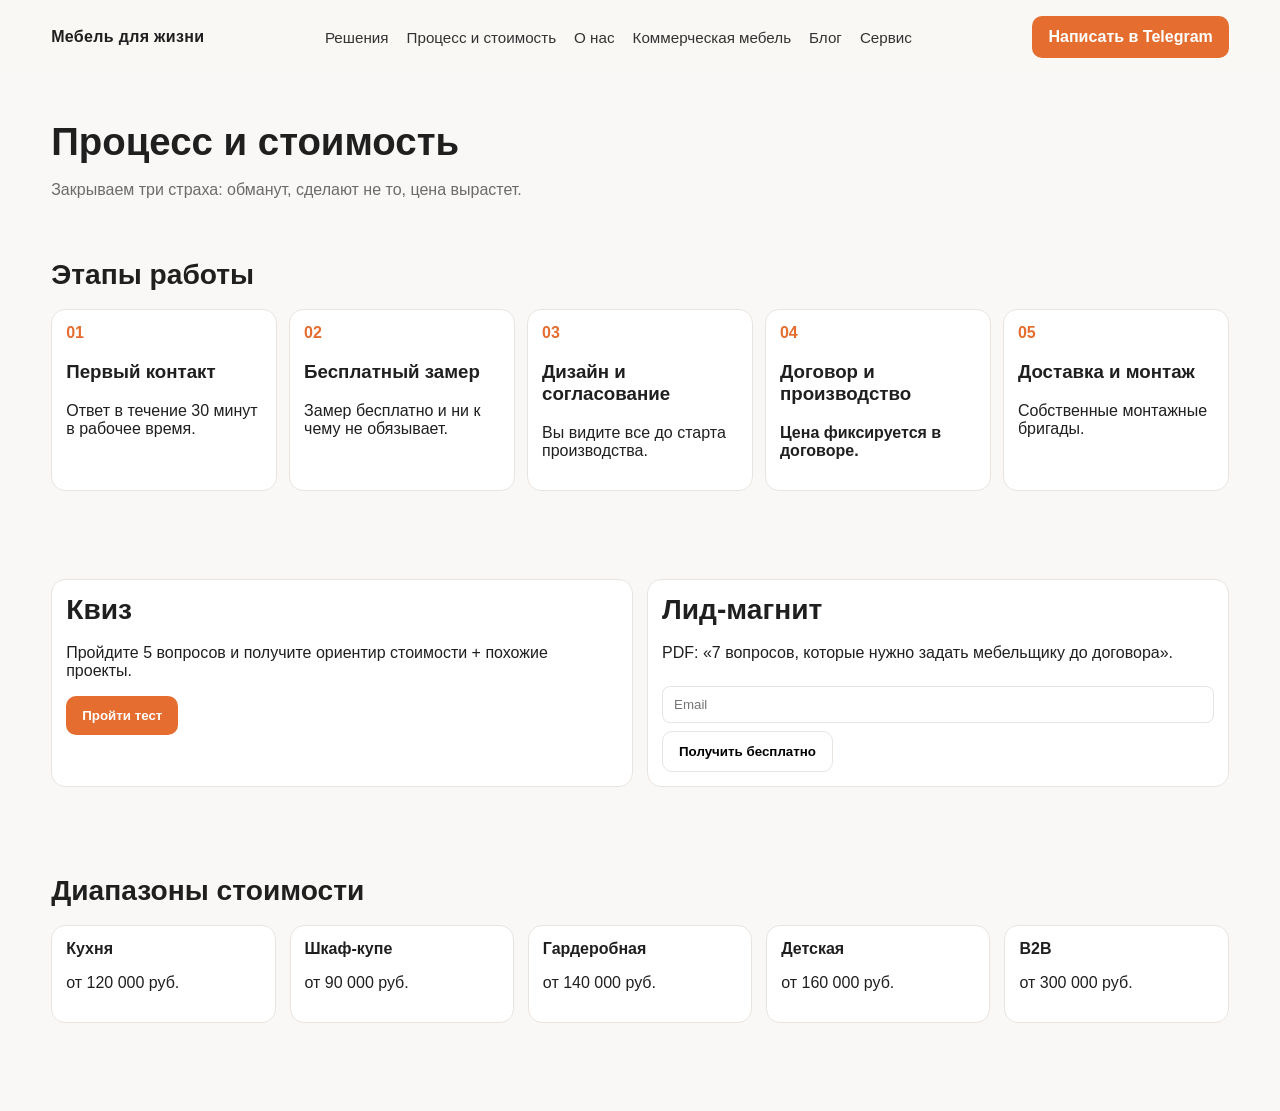
<file: process.html>
<!doctype html>
<html lang="ru">
  <head>
    <meta charset="UTF-8" />
    <meta name="viewport" content="width=device-width, initial-scale=1.0" />
    <title>Процесс и стоимость — МДЖ</title>
    <link rel="stylesheet" href="styles.css" />
  </head>
  <body>
    <header class="site-header">
      <div class="container header-row">
        <a class="brand" href="index.html">Мебель для жизни</a>
        <nav class="main-nav">
          <a href="resheniya.html">Решения</a>
          <a href="process.html">Процесс и стоимость</a>
          <a href="o-nas.html">О нас</a>
          <a href="kommercheskaya-mebel.html">Коммерческая мебель</a>
          <a href="blog.html">Блог</a>
          <a href="service.html">Сервис</a>
        </nav>
        <div class="header-actions">
          <a data-telegram class="btn btn-primary" href="#">Написать в Telegram</a>
        </div>
      </div>
    </header>

    <main class="container section">
      <h1>Процесс и стоимость</h1>
      <p class="muted">Закрываем три страха: обманут, сделают не то, цена вырастет.</p>

      <section class="section">
        <h2>Этапы работы</h2>
        <div class="timeline">
          <article class="timeline-step"><div class="step-num">01</div><h3>Первый контакт</h3><p>Ответ в течение 30 минут в рабочее время.</p></article>
          <article class="timeline-step"><div class="step-num">02</div><h3>Бесплатный замер</h3><p>Замер бесплатно и ни к чему не обязывает.</p></article>
          <article class="timeline-step"><div class="step-num">03</div><h3>Дизайн и согласование</h3><p>Вы видите все до старта производства.</p></article>
          <article class="timeline-step"><div class="step-num">04</div><h3>Договор и производство</h3><p><strong>Цена фиксируется в договоре.</strong></p></article>
          <article class="timeline-step"><div class="step-num">05</div><h3>Доставка и монтаж</h3><p>Собственные монтажные бригады.</p></article>
        </div>
      </section>

      <section class="section two-col">
        <article class="card">
          <h2>Квиз</h2>
          <p>Пройдите 5 вопросов и получите ориентир стоимости + похожие проекты.</p>
          <button data-open-quiz class="btn btn-primary">Пройти тест</button>
        </article>
        <article class="card">
          <h2>Лид-магнит</h2>
          <p>PDF: «7 вопросов, которые нужно задать мебельщику до договора».</p>
          <input class="input" placeholder="Email" />
          <button class="btn btn-outline">Получить бесплатно</button>
        </article>
      </section>

      <section class="section">
        <h2>Диапазоны стоимости</h2>
        <div class="cards">
          <article class="card"><strong>Кухня</strong><p>от 120 000 руб.</p></article>
          <article class="card"><strong>Шкаф-купе</strong><p>от 90 000 руб.</p></article>
          <article class="card"><strong>Гардеробная</strong><p>от 140 000 руб.</p></article>
          <article class="card"><strong>Детская</strong><p>от 160 000 руб.</p></article>
          <article class="card"><strong>B2B</strong><p>от 300 000 руб.</p></article>
        </div>
      </section>
    </main>

    <div id="quizBackdrop" class="quiz-backdrop hidden">
      <div class="quiz-modal">
        <div class="quiz-head">
          <strong>Квиз: ориентир стоимости</strong>
          <button id="quizCloseTop" class="btn btn-outline">X</button>
        </div>
        <div class="quiz-body">
          <div class="progress"><div id="quizProgress"></div></div>
          <div id="quizBody"></div>
        </div>
      </div>
    </div>

    <script src="data.js"></script>
    <script src="app.js"></script>
  </body>
</html>
</file>
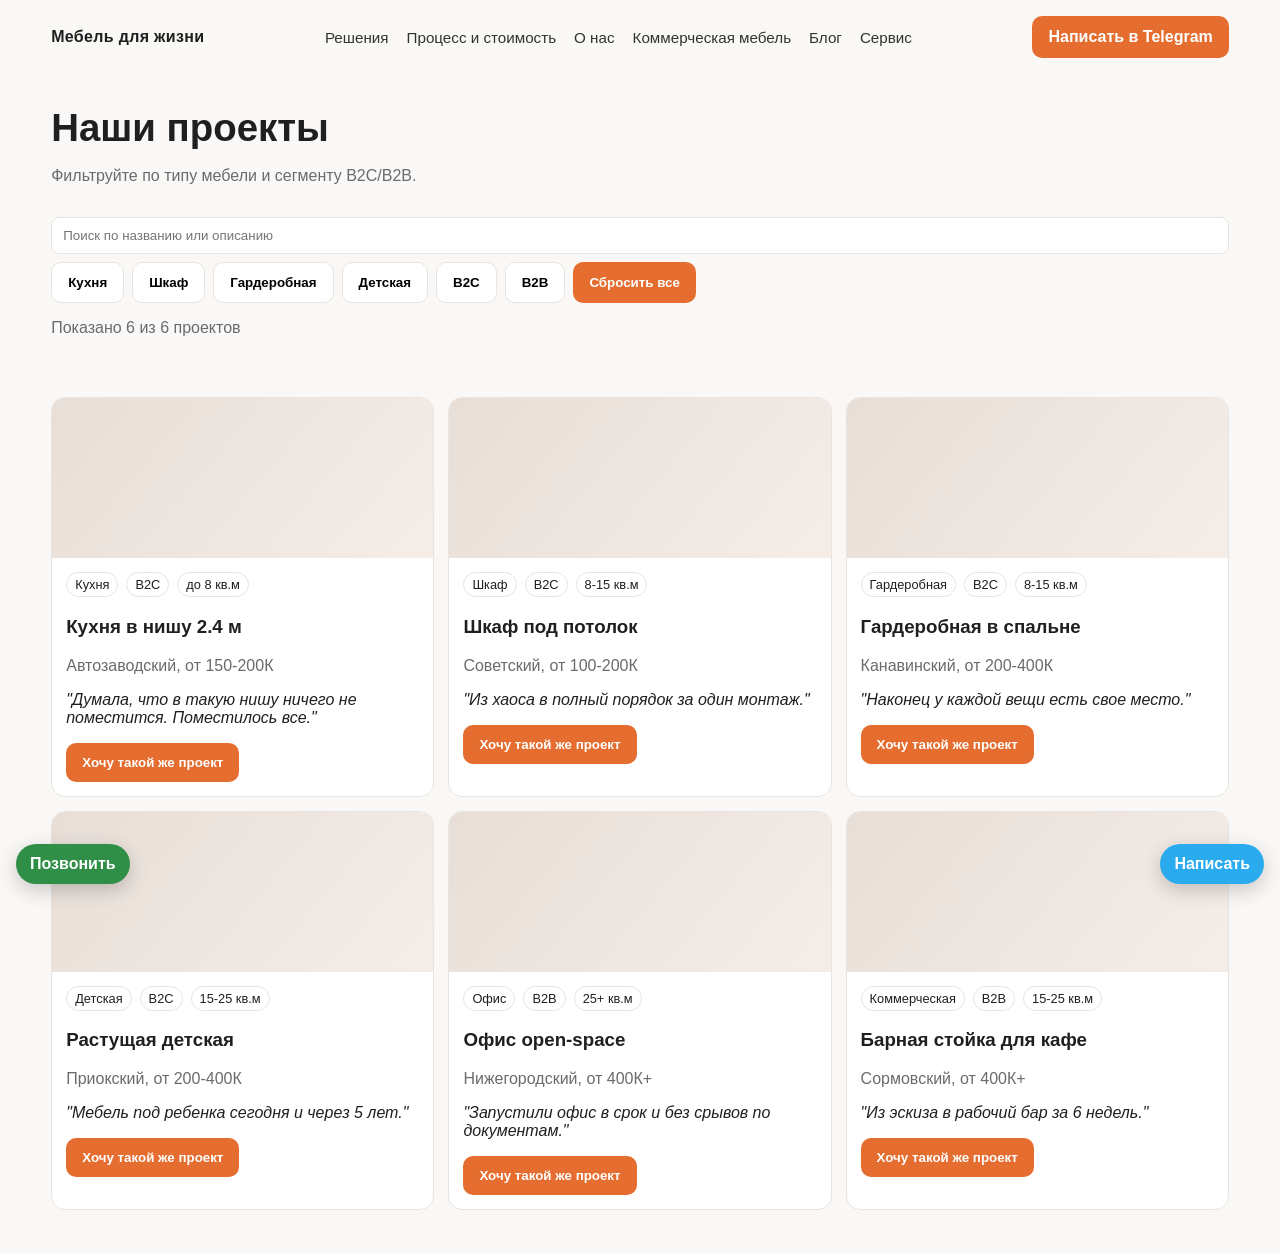
<file: resheniya.html>
<!doctype html>
<html lang="ru">
  <head>
    <meta charset="UTF-8" />
    <meta name="viewport" content="width=device-width, initial-scale=1.0" />
    <title>Решения — Мебель для жизни</title>
    <link rel="stylesheet" href="styles.css" />
  </head>
  <body>
    <header class="site-header">
      <div class="container header-row">
        <a class="brand" href="index.html">Мебель для жизни</a>
        <nav class="main-nav">
          <a href="resheniya.html">Решения</a>
          <a href="process.html">Процесс и стоимость</a>
          <a href="o-nas.html">О нас</a>
          <a href="kommercheskaya-mebel.html">Коммерческая мебель</a>
          <a href="blog.html">Блог</a>
          <a href="service.html">Сервис</a>
        </nav>
        <div class="header-actions">
          <a data-telegram class="btn btn-primary" href="#">Написать в Telegram</a>
        </div>
      </div>
    </header>

    <main class="container">
      <div class="page-title">
        <h1>Наши проекты</h1>
        <p class="muted">Фильтруйте по типу мебели и сегменту B2C/B2B.</p>
      </div>

      <input id="searchInput" class="input" placeholder="Поиск по названию или описанию" />

      <div class="filters">
        <button data-filter data-group="type" data-value="Кухня" class="btn btn-outline">Кухня</button>
        <button data-filter data-group="type" data-value="Шкаф" class="btn btn-outline">Шкаф</button>
        <button data-filter data-group="type" data-value="Гардеробная" class="btn btn-outline">Гардеробная</button>
        <button data-filter data-group="type" data-value="Детская" class="btn btn-outline">Детская</button>
        <button data-filter data-group="segment" data-value="b2c" class="btn btn-outline">B2C</button>
        <button data-filter data-group="segment" data-value="b2b" class="btn btn-outline">B2B</button>
        <button id="clearFilters" class="btn btn-primary">Сбросить все</button>
      </div>

      <p id="resultsCount" class="muted"></p>
      <section class="projects-grid section" id="projectsGrid"></section>
    </main>

    <a class="floating-cta floating-telegram" data-telegram href="#">Написать</a>
    <a class="floating-cta floating-phone" data-phone href="#">Позвонить</a>

    <div id="quizBackdrop" class="quiz-backdrop hidden">
      <div class="quiz-modal">
        <div class="quiz-head">
          <strong>Квиз: ориентир стоимости</strong>
          <button id="quizCloseTop" class="btn btn-outline">X</button>
        </div>
        <div class="quiz-body">
          <div class="progress"><div id="quizProgress"></div></div>
          <div id="quizBody"></div>
        </div>
      </div>
    </div>

    <script src="data.js"></script>
    <script src="app.js"></script>
  </body>
</html>
</file>
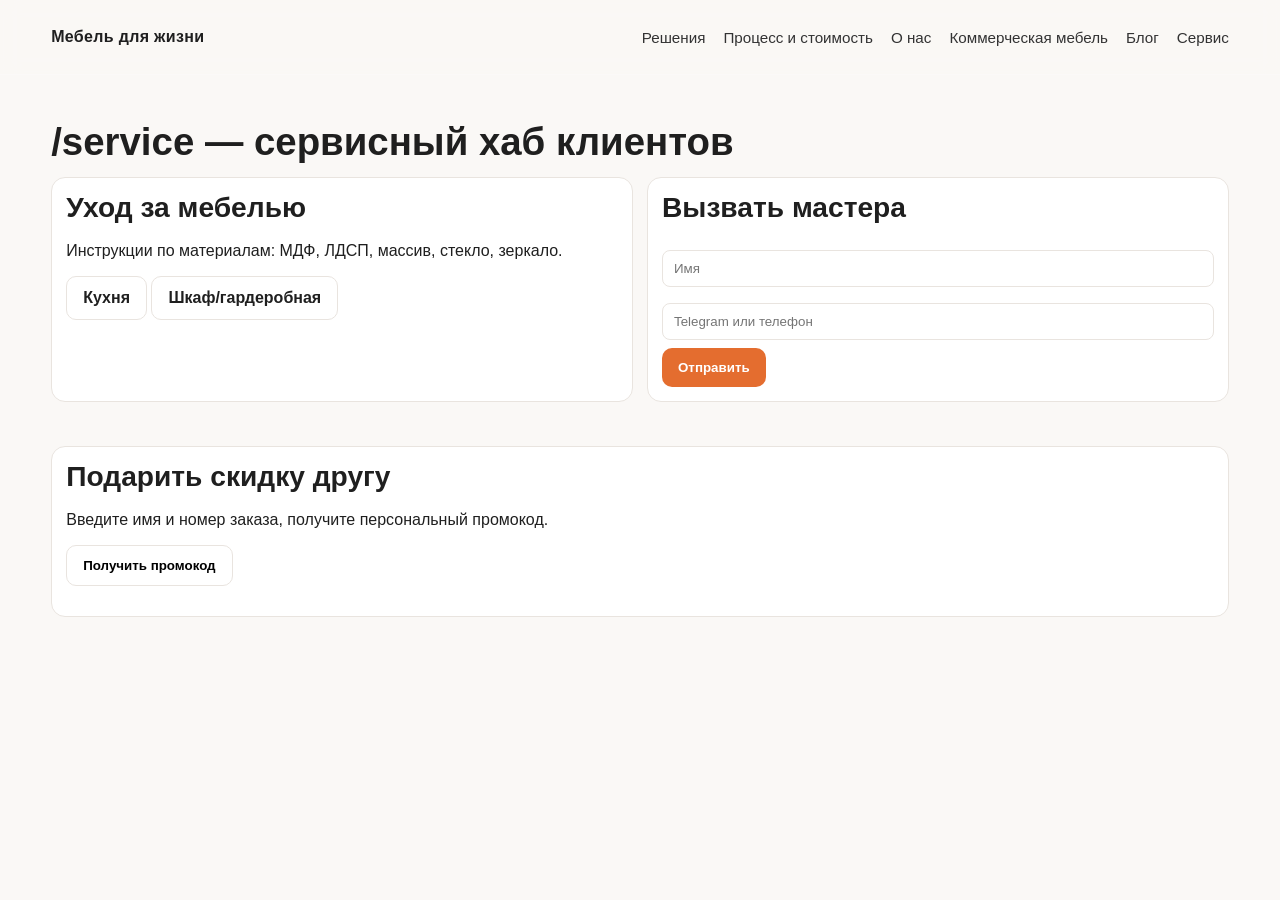
<file: service.html>
<!doctype html>
<html lang="ru">
  <head>
    <meta charset="UTF-8" />
    <meta name="viewport" content="width=device-width, initial-scale=1.0" />
    <title>Сервисный хаб — МДЖ</title>
    <meta name="robots" content="noindex, nofollow" />
    <link rel="stylesheet" href="styles.css" />
  </head>
  <body>
    <header class="site-header">
      <div class="container header-row">
        <a class="brand" href="index.html">Мебель для жизни</a>
        <nav class="main-nav">
          <a href="resheniya.html">Решения</a>
          <a href="process.html">Процесс и стоимость</a>
          <a href="o-nas.html">О нас</a>
          <a href="kommercheskaya-mebel.html">Коммерческая мебель</a>
          <a href="blog.html">Блог</a>
          <a href="service.html">Сервис</a>
        </nav>
      </div>
    </header>

    <main class="container section">
      <h1>/service — сервисный хаб клиентов</h1>
      <div class="two-col">
        <article class="card">
          <h2>Уход за мебелью</h2>
          <p>Инструкции по материалам: МДФ, ЛДСП, массив, стекло, зеркало.</p>
          <p><a class="btn btn-outline" href="care/kitchen/index.html">Кухня</a> <a class="btn btn-outline" href="care/wardrobe/index.html">Шкаф/гардеробная</a></p>
        </article>
        <article class="card">
          <h2>Вызвать мастера</h2>
          <input class="input" placeholder="Имя" />
          <input class="input" placeholder="Telegram или телефон" />
          <button class="btn btn-primary">Отправить</button>
        </article>
      </div>
      <section class="section">
        <article class="card">
          <h2>Подарить скидку другу</h2>
          <p>Введите имя и номер заказа, получите персональный промокод.</p>
          <button data-generate-promo class="btn btn-outline">Получить промокод</button>
          <p data-promo-output class="muted"></p>
        </article>
      </section>
    </main>

    <script src="data.js"></script>
    <script src="app.js"></script>
  </body>
</html>
</file>
<file: assets/index-CL-r24Ei.css>
@import"https://fonts.googleapis.com/css2?family=Golos+Text:wght@400;500;600;700&family=Wix+Madefor+Display:wght@400;500;600;700;800&display=swap";*,:before,:after{--tw-border-spacing-x: 0;--tw-border-spacing-y: 0;--tw-translate-x: 0;--tw-translate-y: 0;--tw-rotate: 0;--tw-skew-x: 0;--tw-skew-y: 0;--tw-scale-x: 1;--tw-scale-y: 1;--tw-pan-x: ;--tw-pan-y: ;--tw-pinch-zoom: ;--tw-scroll-snap-strictness: proximity;--tw-gradient-from-position: ;--tw-gradient-via-position: ;--tw-gradient-to-position: ;--tw-ordinal: ;--tw-slashed-zero: ;--tw-numeric-figure: ;--tw-numeric-spacing: ;--tw-numeric-fraction: ;--tw-ring-inset: ;--tw-ring-offset-width: 0px;--tw-ring-offset-color: #fff;--tw-ring-color: rgb(59 130 246 / .5);--tw-ring-offset-shadow: 0 0 #0000;--tw-ring-shadow: 0 0 #0000;--tw-shadow: 0 0 #0000;--tw-shadow-colored: 0 0 #0000;--tw-blur: ;--tw-brightness: ;--tw-contrast: ;--tw-grayscale: ;--tw-hue-rotate: ;--tw-invert: ;--tw-saturate: ;--tw-sepia: ;--tw-drop-shadow: ;--tw-backdrop-blur: ;--tw-backdrop-brightness: ;--tw-backdrop-contrast: ;--tw-backdrop-grayscale: ;--tw-backdrop-hue-rotate: ;--tw-backdrop-invert: ;--tw-backdrop-opacity: ;--tw-backdrop-saturate: ;--tw-backdrop-sepia: ;--tw-contain-size: ;--tw-contain-layout: ;--tw-contain-paint: ;--tw-contain-style: }::backdrop{--tw-border-spacing-x: 0;--tw-border-spacing-y: 0;--tw-translate-x: 0;--tw-translate-y: 0;--tw-rotate: 0;--tw-skew-x: 0;--tw-skew-y: 0;--tw-scale-x: 1;--tw-scale-y: 1;--tw-pan-x: ;--tw-pan-y: ;--tw-pinch-zoom: ;--tw-scroll-snap-strictness: proximity;--tw-gradient-from-position: ;--tw-gradient-via-position: ;--tw-gradient-to-position: ;--tw-ordinal: ;--tw-slashed-zero: ;--tw-numeric-figure: ;--tw-numeric-spacing: ;--tw-numeric-fraction: ;--tw-ring-inset: ;--tw-ring-offset-width: 0px;--tw-ring-offset-color: #fff;--tw-ring-color: rgb(59 130 246 / .5);--tw-ring-offset-shadow: 0 0 #0000;--tw-ring-shadow: 0 0 #0000;--tw-shadow: 0 0 #0000;--tw-shadow-colored: 0 0 #0000;--tw-blur: ;--tw-brightness: ;--tw-contrast: ;--tw-grayscale: ;--tw-hue-rotate: ;--tw-invert: ;--tw-saturate: ;--tw-sepia: ;--tw-drop-shadow: ;--tw-backdrop-blur: ;--tw-backdrop-brightness: ;--tw-backdrop-contrast: ;--tw-backdrop-grayscale: ;--tw-backdrop-hue-rotate: ;--tw-backdrop-invert: ;--tw-backdrop-opacity: ;--tw-backdrop-saturate: ;--tw-backdrop-sepia: ;--tw-contain-size: ;--tw-contain-layout: ;--tw-contain-paint: ;--tw-contain-style: }*,:before,:after{box-sizing:border-box;border-width:0;border-style:solid;border-color:#e5e7eb}:before,:after{--tw-content: ""}html,:host{line-height:1.5;-webkit-text-size-adjust:100%;-moz-tab-size:4;-o-tab-size:4;tab-size:4;font-family:ui-sans-serif,system-ui,sans-serif,"Apple Color Emoji","Segoe UI Emoji",Segoe UI Symbol,"Noto Color Emoji";font-feature-settings:normal;font-variation-settings:normal;-webkit-tap-highlight-color:transparent}body{margin:0;line-height:inherit}hr{height:0;color:inherit;border-top-width:1px}abbr:where([title]){-webkit-text-decoration:underline dotted;text-decoration:underline dotted}h1,h2,h3,h4,h5,h6{font-size:inherit;font-weight:inherit}a{color:inherit;text-decoration:inherit}b,strong{font-weight:bolder}code,kbd,samp,pre{font-family:ui-monospace,SFMono-Regular,Menlo,Monaco,Consolas,Liberation Mono,Courier New,monospace;font-feature-settings:normal;font-variation-settings:normal;font-size:1em}small{font-size:80%}sub,sup{font-size:75%;line-height:0;position:relative;vertical-align:baseline}sub{bottom:-.25em}sup{top:-.5em}table{text-indent:0;border-color:inherit;border-collapse:collapse}button,input,optgroup,select,textarea{font-family:inherit;font-feature-settings:inherit;font-variation-settings:inherit;font-size:100%;font-weight:inherit;line-height:inherit;letter-spacing:inherit;color:inherit;margin:0;padding:0}button,select{text-transform:none}button,input:where([type=button]),input:where([type=reset]),input:where([type=submit]){-webkit-appearance:button;background-color:transparent;background-image:none}:-moz-focusring{outline:auto}:-moz-ui-invalid{box-shadow:none}progress{vertical-align:baseline}::-webkit-inner-spin-button,::-webkit-outer-spin-button{height:auto}[type=search]{-webkit-appearance:textfield;outline-offset:-2px}::-webkit-search-decoration{-webkit-appearance:none}::-webkit-file-upload-button{-webkit-appearance:button;font:inherit}summary{display:list-item}blockquote,dl,dd,h1,h2,h3,h4,h5,h6,hr,figure,p,pre{margin:0}fieldset{margin:0;padding:0}legend{padding:0}ol,ul,menu{list-style:none;margin:0;padding:0}dialog{padding:0}textarea{resize:vertical}input::-moz-placeholder,textarea::-moz-placeholder{opacity:1;color:#9ca3af}input::placeholder,textarea::placeholder{opacity:1;color:#9ca3af}button,[role=button]{cursor:pointer}:disabled{cursor:default}img,svg,video,canvas,audio,iframe,embed,object{display:block;vertical-align:middle}img,video{max-width:100%;height:auto}[hidden]:where(:not([hidden=until-found])){display:none}:root{--background: 0 0% 100%;--foreground: 240 10% 3.9%;--card: 0 0% 100%;--card-foreground: 240 10% 3.9%;--popover: 0 0% 100%;--popover-foreground: 240 10% 3.9%;--primary: 240 5.9% 10%;--primary-foreground: 0 0% 98%;--secondary: 240 4.8% 95.9%;--secondary-foreground: 240 5.9% 10%;--muted: 240 4.8% 95.9%;--muted-foreground: 240 3.8% 46.1%;--accent: 240 4.8% 95.9%;--accent-foreground: 240 5.9% 10%;--destructive: 0 84.2% 60.2%;--destructive-foreground: 0 0% 98%;--border: 240 5.9% 90%;--input: 240 5.9% 90%;--ring: 240 5.9% 10%;--radius: .625rem;--sidebar-background: 0 0% 98%;--sidebar-foreground: 240 5.3% 26.1%;--sidebar-primary: 240 5.9% 10%;--sidebar-primary-foreground: 0 0% 98%;--sidebar-accent: 240 4.8% 95.9%;--sidebar-accent-foreground: 240 5.9% 10%;--sidebar-border: 220 13% 91%;--sidebar-ring: 217.2 91.2% 59.8%}.dark{--background: 240 10% 3.9%;--foreground: 0 0% 98%;--card: 240 10% 3.9%;--card-foreground: 0 0% 98%;--popover: 240 10% 3.9%;--popover-foreground: 0 0% 98%;--primary: 0 0% 98%;--primary-foreground: 240 5.9% 10%;--secondary: 240 3.7% 15.9%;--secondary-foreground: 0 0% 98%;--muted: 240 3.7% 15.9%;--muted-foreground: 240 5% 64.9%;--accent: 240 3.7% 15.9%;--accent-foreground: 0 0% 98%;--destructive: 0 62.8% 30.6%;--destructive-foreground: 0 0% 98%;--border: 240 3.7% 15.9%;--input: 240 3.7% 15.9%;--ring: 240 4.9% 83.9%;--sidebar-background: 240 5.9% 10%;--sidebar-foreground: 240 4.8% 95.9%;--sidebar-primary: 224.3 76.3% 48%;--sidebar-primary-foreground: 0 0% 100%;--sidebar-accent: 240 3.7% 15.9%;--sidebar-accent-foreground: 240 4.8% 95.9%;--sidebar-border: 240 3.7% 15.9%;--sidebar-ring: 217.2 91.2% 59.8%}*{border-color:hsl(var(--border))}html{scroll-behavior:smooth}body{background-color:hsl(var(--background));font-family:Golos Text,sans-serif;color:hsl(var(--foreground));-webkit-font-smoothing:antialiased;-moz-osx-font-smoothing:grayscale;font-feature-settings:"kern" 1,"liga" 1;line-height:1.6}h1{font-family:Wix Madefor Display,sans-serif;font-weight:700;letter-spacing:-.025em;line-height:1.15}h2{font-family:Wix Madefor Display,sans-serif;font-weight:600;letter-spacing:-.025em;line-height:1.25}h3,h4,h5,h6{font-family:Golos Text,sans-serif;font-weight:600;letter-spacing:-.025em;line-height:1.3}.sr-only{position:absolute;width:1px;height:1px;padding:0;margin:-1px;overflow:hidden;clip:rect(0,0,0,0);white-space:nowrap;border-width:0}.pointer-events-none{pointer-events:none}.visible{visibility:visible}.invisible{visibility:hidden}.fixed{position:fixed}.absolute{position:absolute}.relative{position:relative}.inset-0{inset:0}.inset-x-0{left:0;right:0}.inset-y-0{top:0;bottom:0}.-bottom-12{bottom:-3rem}.-left-12{left:-3rem}.-right-12{right:-3rem}.-top-1{top:-.25rem}.-top-12{top:-3rem}.bottom-0{bottom:0}.bottom-32{bottom:8rem}.bottom-4{bottom:1rem}.left-0{left:0}.left-1\/2{left:50%}.left-2{left:.5rem}.left-4{left:1rem}.left-\[4\%\]{left:4%}.left-\[50\%\]{left:50%}.right-0{right:0}.right-1{right:.25rem}.right-2{right:.5rem}.right-3{right:.75rem}.right-4{right:1rem}.right-\[4\%\]{right:4%}.top-0{top:0}.top-1\.5{top:.375rem}.top-1\/2{top:50%}.top-3\.5{top:.875rem}.top-4{top:1rem}.top-8{top:2rem}.top-\[1px\]{top:1px}.top-\[50\%\]{top:50%}.top-\[60\%\]{top:60%}.top-full{top:100%}.isolate{isolation:isolate}.z-10{z-index:10}.z-20{z-index:20}.z-50{z-index:50}.z-\[1\]{z-index:1}.order-first{order:-9999}.order-last{order:9999}.col-span-2{grid-column:span 2 / span 2}.col-start-2{grid-column-start:2}.row-span-2{grid-row:span 2 / span 2}.row-start-1{grid-row-start:1}.\!m-0{margin:0!important}.-mx-1{margin-left:-.25rem;margin-right:-.25rem}.-my-2{margin-top:-.5rem;margin-bottom:-.5rem}.mx-2{margin-left:.5rem;margin-right:.5rem}.mx-3\.5{margin-left:.875rem;margin-right:.875rem}.mx-auto{margin-left:auto;margin-right:auto}.my-0{margin-top:0;margin-bottom:0}.my-0\.5{margin-top:.125rem;margin-bottom:.125rem}.my-1{margin-top:.25rem;margin-bottom:.25rem}.-ml-4{margin-left:-1rem}.-mt-4{margin-top:-1rem}.mb-1{margin-bottom:.25rem}.mb-10{margin-bottom:2.5rem}.mb-2{margin-bottom:.5rem}.mb-3{margin-bottom:.75rem}.mb-4{margin-bottom:1rem}.mb-6{margin-bottom:1.5rem}.mb-8{margin-bottom:2rem}.ml-0\.5{margin-left:.125rem}.ml-1{margin-left:.25rem}.ml-2{margin-left:.5rem}.ml-4{margin-left:1rem}.ml-auto{margin-left:auto}.mr-2{margin-right:.5rem}.mt-0\.5{margin-top:.125rem}.mt-1{margin-top:.25rem}.mt-1\.5{margin-top:.375rem}.mt-12{margin-top:3rem}.mt-2{margin-top:.5rem}.mt-3{margin-top:.75rem}.mt-4{margin-top:1rem}.mt-6{margin-top:1.5rem}.mt-8{margin-top:2rem}.mt-auto{margin-top:auto}.line-clamp-1{overflow:hidden;display:-webkit-box;-webkit-box-orient:vertical;-webkit-line-clamp:1}.line-clamp-2{overflow:hidden;display:-webkit-box;-webkit-box-orient:vertical;-webkit-line-clamp:2}.block{display:block}.inline-block{display:inline-block}.flex{display:flex}.inline-flex{display:inline-flex}.table{display:table}.table-caption{display:table-caption}.table-cell{display:table-cell}.table-row{display:table-row}.grid{display:grid}.hidden{display:none}.aspect-\[16\/10\]{aspect-ratio:16/10}.aspect-\[16\/9\]{aspect-ratio:16/9}.aspect-\[4\/3\]{aspect-ratio:4/3}.aspect-square{aspect-ratio:1 / 1}.aspect-video{aspect-ratio:16 / 9}.size-10{width:2.5rem;height:2.5rem}.size-2{width:.5rem;height:.5rem}.size-2\.5{width:.625rem;height:.625rem}.size-3{width:.75rem;height:.75rem}.size-3\.5{width:.875rem;height:.875rem}.size-4{width:1rem;height:1rem}.size-6{width:1.5rem;height:1.5rem}.size-7{width:1.75rem;height:1.75rem}.size-8{width:2rem;height:2rem}.size-9{width:2.25rem;height:2.25rem}.size-auto{width:auto;height:auto}.size-full{width:100%;height:100%}.h-0\.5{height:.125rem}.h-1{height:.25rem}.h-1\.5{height:.375rem}.h-10{height:2.5rem}.h-12{height:3rem}.h-14{height:3.5rem}.h-16{height:4rem}.h-2{height:.5rem}.h-2\.5{height:.625rem}.h-20{height:5rem}.h-24{height:6rem}.h-28{height:7rem}.h-3{height:.75rem}.h-4{height:1rem}.h-5{height:1.25rem}.h-6{height:1.5rem}.h-64{height:16rem}.h-7{height:1.75rem}.h-8{height:2rem}.h-9{height:2.25rem}.h-\[1\.15rem\]{height:1.15rem}.h-\[60px\]{height:60px}.h-\[calc\(100\%-1px\)\]{height:calc(100% - 1px)}.h-\[var\(--radix-navigation-menu-viewport-height\)\]{height:var(--radix-navigation-menu-viewport-height)}.h-\[var\(--radix-select-trigger-height\)\]{height:var(--radix-select-trigger-height)}.h-auto{height:auto}.h-full{height:100%}.h-px{height:1px}.h-svh{height:100svh}.max-h-\[300px\]{max-height:300px}.min-h-0{min-height:0px}.min-h-16{min-height:4rem}.min-h-4{min-height:1rem}.min-h-screen{min-height:100vh}.min-h-svh{min-height:100svh}.w-0{width:0px}.w-1{width:.25rem}.w-10{width:2.5rem}.w-12{width:3rem}.w-14{width:3.5rem}.w-16{width:4rem}.w-2{width:.5rem}.w-2\.5{width:.625rem}.w-20{width:5rem}.w-24{width:6rem}.w-28{width:7rem}.w-3{width:.75rem}.w-3\/4{width:75%}.w-4{width:1rem}.w-48{width:12rem}.w-5{width:1.25rem}.w-6{width:1.5rem}.w-64{width:16rem}.w-7{width:1.75rem}.w-72{width:18rem}.w-8{width:2rem}.w-9{width:2.25rem}.w-\[100px\]{width:100px}.w-\[200px\]{width:200px}.w-\[300px\]{width:300px}.w-auto{width:auto}.w-fit{width:-moz-fit-content;width:fit-content}.w-full{width:100%}.w-max{width:-moz-max-content;width:max-content}.w-px{width:1px}.min-w-0{min-width:0px}.min-w-10{min-width:2.5rem}.min-w-5{min-width:1.25rem}.min-w-8{min-width:2rem}.min-w-9{min-width:2.25rem}.min-w-\[12rem\]{min-width:12rem}.min-w-\[8rem\]{min-width:8rem}.min-w-\[var\(--radix-select-trigger-width\)\]{min-width:var(--radix-select-trigger-width)}.max-w-2xl{max-width:42rem}.max-w-3xl{max-width:48rem}.max-w-4xl{max-width:56rem}.max-w-5xl{max-width:64rem}.max-w-6xl{max-width:72rem}.max-w-\[calc\(100\%-2rem\)\]{max-width:calc(100% - 2rem)}.max-w-max{max-width:-moz-max-content;max-width:max-content}.max-w-sm{max-width:24rem}.max-w-xl{max-width:36rem}.flex-1{flex:1 1 0%}.flex-shrink-0,.shrink-0{flex-shrink:0}.grow{flex-grow:1}.grow-0{flex-grow:0}.basis-full{flex-basis:100%}.caption-bottom{caption-side:bottom}.border-collapse{border-collapse:collapse}.-translate-x-1\/2{--tw-translate-x: -50%;transform:translate(var(--tw-translate-x),var(--tw-translate-y)) rotate(var(--tw-rotate)) skew(var(--tw-skew-x)) skewY(var(--tw-skew-y)) scaleX(var(--tw-scale-x)) scaleY(var(--tw-scale-y))}.-translate-x-4{--tw-translate-x: -1rem;transform:translate(var(--tw-translate-x),var(--tw-translate-y)) rotate(var(--tw-rotate)) skew(var(--tw-skew-x)) skewY(var(--tw-skew-y)) scaleX(var(--tw-scale-x)) scaleY(var(--tw-scale-y))}.-translate-x-px{--tw-translate-x: -1px;transform:translate(var(--tw-translate-x),var(--tw-translate-y)) rotate(var(--tw-rotate)) skew(var(--tw-skew-x)) skewY(var(--tw-skew-y)) scaleX(var(--tw-scale-x)) scaleY(var(--tw-scale-y))}.-translate-y-1\/2{--tw-translate-y: -50%;transform:translate(var(--tw-translate-x),var(--tw-translate-y)) rotate(var(--tw-rotate)) skew(var(--tw-skew-x)) skewY(var(--tw-skew-y)) scaleX(var(--tw-scale-x)) scaleY(var(--tw-scale-y))}.translate-x-4{--tw-translate-x: 1rem;transform:translate(var(--tw-translate-x),var(--tw-translate-y)) rotate(var(--tw-rotate)) skew(var(--tw-skew-x)) skewY(var(--tw-skew-y)) scaleX(var(--tw-scale-x)) scaleY(var(--tw-scale-y))}.translate-x-\[-50\%\]{--tw-translate-x: -50%;transform:translate(var(--tw-translate-x),var(--tw-translate-y)) rotate(var(--tw-rotate)) skew(var(--tw-skew-x)) skewY(var(--tw-skew-y)) scaleX(var(--tw-scale-x)) scaleY(var(--tw-scale-y))}.translate-x-px{--tw-translate-x: 1px;transform:translate(var(--tw-translate-x),var(--tw-translate-y)) rotate(var(--tw-rotate)) skew(var(--tw-skew-x)) skewY(var(--tw-skew-y)) scaleX(var(--tw-scale-x)) scaleY(var(--tw-scale-y))}.translate-y-0\.5{--tw-translate-y: .125rem;transform:translate(var(--tw-translate-x),var(--tw-translate-y)) rotate(var(--tw-rotate)) skew(var(--tw-skew-x)) skewY(var(--tw-skew-y)) scaleX(var(--tw-scale-x)) scaleY(var(--tw-scale-y))}.translate-y-\[-50\%\]{--tw-translate-y: -50%;transform:translate(var(--tw-translate-x),var(--tw-translate-y)) rotate(var(--tw-rotate)) skew(var(--tw-skew-x)) skewY(var(--tw-skew-y)) scaleX(var(--tw-scale-x)) scaleY(var(--tw-scale-y))}.translate-y-\[calc\(-50\%_-_2px\)\]{--tw-translate-y: calc(-50% - 2px) ;transform:translate(var(--tw-translate-x),var(--tw-translate-y)) rotate(var(--tw-rotate)) skew(var(--tw-skew-x)) skewY(var(--tw-skew-y)) scaleX(var(--tw-scale-x)) scaleY(var(--tw-scale-y))}.rotate-45{--tw-rotate: 45deg;transform:translate(var(--tw-translate-x),var(--tw-translate-y)) rotate(var(--tw-rotate)) skew(var(--tw-skew-x)) skewY(var(--tw-skew-y)) scaleX(var(--tw-scale-x)) scaleY(var(--tw-scale-y))}.rotate-90{--tw-rotate: 90deg;transform:translate(var(--tw-translate-x),var(--tw-translate-y)) rotate(var(--tw-rotate)) skew(var(--tw-skew-x)) skewY(var(--tw-skew-y)) scaleX(var(--tw-scale-x)) scaleY(var(--tw-scale-y))}.transform{transform:translate(var(--tw-translate-x),var(--tw-translate-y)) rotate(var(--tw-rotate)) skew(var(--tw-skew-x)) skewY(var(--tw-skew-y)) scaleX(var(--tw-scale-x)) scaleY(var(--tw-scale-y))}@keyframes bounce{0%,to{transform:translateY(-25%);animation-timing-function:cubic-bezier(.8,0,1,1)}50%{transform:none;animation-timing-function:cubic-bezier(0,0,.2,1)}}.animate-bounce{animation:bounce 1s infinite}@keyframes caret-blink{0%,70%,to{opacity:1}20%,50%{opacity:0}}.animate-caret-blink{animation:caret-blink 1.25s ease-out infinite}@keyframes pulse{50%{opacity:.5}}.animate-pulse{animation:pulse 2s cubic-bezier(.4,0,.6,1) infinite}@keyframes spin{to{transform:rotate(360deg)}}.animate-spin{animation:spin 1s linear infinite}.cursor-default{cursor:default}.cursor-pointer{cursor:pointer}.cursor-text{cursor:text}.touch-none{touch-action:none}.select-none{-webkit-user-select:none;-moz-user-select:none;user-select:none}.resize-none{resize:none}.scroll-my-1{scroll-margin-top:.25rem;scroll-margin-bottom:.25rem}.scroll-py-1{scroll-padding-top:.25rem;scroll-padding-bottom:.25rem}.list-disc{list-style-type:disc}.list-none{list-style-type:none}.auto-rows-min{grid-auto-rows:min-content}.grid-cols-2{grid-template-columns:repeat(2,minmax(0,1fr))}.grid-cols-3{grid-template-columns:repeat(3,minmax(0,1fr))}.grid-cols-4{grid-template-columns:repeat(4,minmax(0,1fr))}.grid-cols-5{grid-template-columns:repeat(5,minmax(0,1fr))}.grid-cols-8{grid-template-columns:repeat(8,minmax(0,1fr))}.grid-cols-\[0_1fr\]{grid-template-columns:0 1fr}.grid-rows-\[auto_auto\]{grid-template-rows:auto auto}.flex-row{flex-direction:row}.flex-col{flex-direction:column}.flex-col-reverse{flex-direction:column-reverse}.flex-wrap{flex-wrap:wrap}.place-content-center{place-content:center}.items-start{align-items:flex-start}.items-end{align-items:flex-end}.items-center{align-items:center}.items-stretch{align-items:stretch}.justify-start{justify-content:flex-start}.justify-center{justify-content:center}.justify-between{justify-content:space-between}.justify-around{justify-content:space-around}.justify-items-start{justify-items:start}.gap-0\.5{gap:.125rem}.gap-1{gap:.25rem}.gap-1\.5{gap:.375rem}.gap-2{gap:.5rem}.gap-2\.5{gap:.625rem}.gap-3{gap:.75rem}.gap-4{gap:1rem}.gap-6{gap:1.5rem}.gap-7{gap:1.75rem}.gap-8{gap:2rem}.gap-\[--spacing\(var\(--gap\)\)\]{gap:var(--spacing(var(--gap)))}.gap-y-0\.5{row-gap:.125rem}.space-y-2>:not([hidden])~:not([hidden]){--tw-space-y-reverse: 0;margin-top:calc(.5rem * calc(1 - var(--tw-space-y-reverse)));margin-bottom:calc(.5rem * var(--tw-space-y-reverse))}.space-y-3>:not([hidden])~:not([hidden]){--tw-space-y-reverse: 0;margin-top:calc(.75rem * calc(1 - var(--tw-space-y-reverse)));margin-bottom:calc(.75rem * var(--tw-space-y-reverse))}.space-y-4>:not([hidden])~:not([hidden]){--tw-space-y-reverse: 0;margin-top:calc(1rem * calc(1 - var(--tw-space-y-reverse)));margin-bottom:calc(1rem * var(--tw-space-y-reverse))}.self-start{align-self:flex-start}.self-stretch{align-self:stretch}.justify-self-end{justify-self:end}.overflow-auto{overflow:auto}.overflow-hidden{overflow:hidden}.overflow-x-auto{overflow-x:auto}.overflow-y-auto{overflow-y:auto}.overflow-x-hidden{overflow-x:hidden}.whitespace-nowrap{white-space:nowrap}.break-words{overflow-wrap:break-word}.rounded{border-radius:.25rem}.rounded-2xl{border-radius:1rem}.rounded-\[2px\]{border-radius:2px}.rounded-\[4px\]{border-radius:4px}.rounded-\[calc\(var\(--radius\)-5px\)\]{border-radius:calc(var(--radius) - 5px)}.rounded-\[inherit\]{border-radius:inherit}.rounded-full{border-radius:9999px}.rounded-lg{border-radius:var(--radius)}.rounded-md{border-radius:calc(var(--radius) - 2px)}.rounded-none{border-radius:0}.rounded-sm{border-radius:calc(var(--radius) - 4px)}.rounded-xl{border-radius:calc(var(--radius) + 4px)}.rounded-xs{border-radius:calc(var(--radius) - 6px)}.rounded-l-md{border-top-left-radius:calc(var(--radius) - 2px);border-bottom-left-radius:calc(var(--radius) - 2px)}.rounded-r-md{border-top-right-radius:calc(var(--radius) - 2px);border-bottom-right-radius:calc(var(--radius) - 2px)}.rounded-tl-sm{border-top-left-radius:calc(var(--radius) - 4px)}.border{border-width:1px}.border-0{border-width:0px}.border-2{border-width:2px}.border-\[1\.5px\]{border-width:1.5px}.border-y{border-top-width:1px;border-bottom-width:1px}.border-b{border-bottom-width:1px}.border-l{border-left-width:1px}.border-r{border-right-width:1px}.border-t{border-top-width:1px}.border-dashed{border-style:dashed}.border-border{border-color:hsl(var(--border))}.border-border\/50{border-color:hsl(var(--border) / .5)}.border-brand{--tw-border-opacity: 1;border-color:rgb(232 80 26 / var(--tw-border-opacity, 1))}.border-brand\/30{border-color:#e8501a4d}.border-gray-100{--tw-border-opacity: 1;border-color:rgb(243 244 246 / var(--tw-border-opacity, 1))}.border-gray-200{--tw-border-opacity: 1;border-color:rgb(229 231 235 / var(--tw-border-opacity, 1))}.border-gray-300{--tw-border-opacity: 1;border-color:rgb(209 213 219 / var(--tw-border-opacity, 1))}.border-gray-700{--tw-border-opacity: 1;border-color:rgb(55 65 81 / var(--tw-border-opacity, 1))}.border-gray-800{--tw-border-opacity: 1;border-color:rgb(31 41 55 / var(--tw-border-opacity, 1))}.border-green-100{--tw-border-opacity: 1;border-color:rgb(220 252 231 / var(--tw-border-opacity, 1))}.border-green-200{--tw-border-opacity: 1;border-color:rgb(187 247 208 / var(--tw-border-opacity, 1))}.border-input{border-color:hsl(var(--input))}.border-primary{border-color:hsl(var(--primary))}.border-sidebar-border{border-color:hsl(var(--sidebar-border))}.border-transparent{border-color:transparent}.border-white\/20{border-color:#fff3}.border-l-transparent{border-left-color:transparent}.border-t-transparent{border-top-color:transparent}.bg-\[\#0077FF\]{--tw-bg-opacity: 1;background-color:rgb(0 119 255 / var(--tw-bg-opacity, 1))}.bg-\[\#0088cc\]{--tw-bg-opacity: 1;background-color:rgb(0 136 204 / var(--tw-bg-opacity, 1))}.bg-\[\#25D366\]{--tw-bg-opacity: 1;background-color:rgb(37 211 102 / var(--tw-bg-opacity, 1))}.bg-\[\#7360F2\]{--tw-bg-opacity: 1;background-color:rgb(115 96 242 / var(--tw-bg-opacity, 1))}.bg-accent{background-color:hsl(var(--accent))}.bg-background{background-color:hsl(var(--background))}.bg-black\/50{background-color:#00000080}.bg-blue-500{--tw-bg-opacity: 1;background-color:rgb(59 130 246 / var(--tw-bg-opacity, 1))}.bg-border{background-color:hsl(var(--border))}.bg-brand{--tw-bg-opacity: 1;background-color:rgb(232 80 26 / var(--tw-bg-opacity, 1))}.bg-brand\/10{background-color:#e8501a1a}.bg-brand\/20{background-color:#e8501a33}.bg-brand\/5{background-color:#e8501a0d}.bg-brand\/90{background-color:#e8501ae6}.bg-card{background-color:hsl(var(--card))}.bg-destructive{--tw-bg-opacity: 1;background-color:hsl(var(--destructive) / var(--tw-bg-opacity, 1))}.bg-foreground{background-color:hsl(var(--foreground))}.bg-gray-100{--tw-bg-opacity: 1;background-color:rgb(243 244 246 / var(--tw-bg-opacity, 1))}.bg-gray-200{--tw-bg-opacity: 1;background-color:rgb(229 231 235 / var(--tw-bg-opacity, 1))}.bg-gray-300{--tw-bg-opacity: 1;background-color:rgb(209 213 219 / var(--tw-bg-opacity, 1))}.bg-gray-50{--tw-bg-opacity: 1;background-color:rgb(249 250 251 / var(--tw-bg-opacity, 1))}.bg-gray-600{--tw-bg-opacity: 1;background-color:rgb(75 85 99 / var(--tw-bg-opacity, 1))}.bg-gray-800{--tw-bg-opacity: 1;background-color:rgb(31 41 55 / var(--tw-bg-opacity, 1))}.bg-gray-900{--tw-bg-opacity: 1;background-color:rgb(17 24 39 / var(--tw-bg-opacity, 1))}.bg-green-100{--tw-bg-opacity: 1;background-color:rgb(220 252 231 / var(--tw-bg-opacity, 1))}.bg-green-500{--tw-bg-opacity: 1;background-color:rgb(34 197 94 / var(--tw-bg-opacity, 1))}.bg-input{background-color:hsl(var(--input))}.bg-muted{background-color:hsl(var(--muted))}.bg-muted\/50{background-color:hsl(var(--muted) / .5)}.bg-popover{background-color:hsl(var(--popover))}.bg-primary{background-color:hsl(var(--primary))}.bg-primary\/20{background-color:hsl(var(--primary) / .2)}.bg-purple-500{--tw-bg-opacity: 1;background-color:rgb(168 85 247 / var(--tw-bg-opacity, 1))}.bg-red-600{--tw-bg-opacity: 1;background-color:rgb(220 38 38 / var(--tw-bg-opacity, 1))}.bg-secondary{background-color:hsl(var(--secondary))}.bg-sidebar{background-color:hsl(var(--sidebar-background))}.bg-sidebar-border{background-color:hsl(var(--sidebar-border))}.bg-transparent{background-color:transparent}.bg-white{--tw-bg-opacity: 1;background-color:rgb(255 255 255 / var(--tw-bg-opacity, 1))}.bg-white\/10{background-color:#ffffff1a}.bg-white\/70{background-color:#ffffffb3}.bg-white\/90{background-color:#ffffffe6}.bg-white\/95{background-color:#fffffff2}.bg-yellow-400{--tw-bg-opacity: 1;background-color:rgb(250 204 21 / var(--tw-bg-opacity, 1))}.bg-gradient-to-b{background-image:linear-gradient(to bottom,var(--tw-gradient-stops))}.bg-gradient-to-br{background-image:linear-gradient(to bottom right,var(--tw-gradient-stops))}.bg-gradient-to-r{background-image:linear-gradient(to right,var(--tw-gradient-stops))}.bg-gradient-to-t{background-image:linear-gradient(to top,var(--tw-gradient-stops))}.from-black\/50{--tw-gradient-from: rgb(0 0 0 / .5) var(--tw-gradient-from-position);--tw-gradient-to: rgb(0 0 0 / 0) var(--tw-gradient-to-position);--tw-gradient-stops: var(--tw-gradient-from), var(--tw-gradient-to)}.from-black\/60{--tw-gradient-from: rgb(0 0 0 / .6) var(--tw-gradient-from-position);--tw-gradient-to: rgb(0 0 0 / 0) var(--tw-gradient-to-position);--tw-gradient-stops: var(--tw-gradient-from), var(--tw-gradient-to)}.from-black\/70{--tw-gradient-from: rgb(0 0 0 / .7) var(--tw-gradient-from-position);--tw-gradient-to: rgb(0 0 0 / 0) var(--tw-gradient-to-position);--tw-gradient-stops: var(--tw-gradient-from), var(--tw-gradient-to)}.from-brand\/10{--tw-gradient-from: rgb(232 80 26 / .1) var(--tw-gradient-from-position);--tw-gradient-to: rgb(232 80 26 / 0) var(--tw-gradient-to-position);--tw-gradient-stops: var(--tw-gradient-from), var(--tw-gradient-to)}.from-green-50{--tw-gradient-from: #f0fdf4 var(--tw-gradient-from-position);--tw-gradient-to: rgb(240 253 244 / 0) var(--tw-gradient-to-position);--tw-gradient-stops: var(--tw-gradient-from), var(--tw-gradient-to)}.via-black\/50{--tw-gradient-to: rgb(0 0 0 / 0) var(--tw-gradient-to-position);--tw-gradient-stops: var(--tw-gradient-from), rgb(0 0 0 / .5) var(--tw-gradient-via-position), var(--tw-gradient-to)}.via-brand\/5{--tw-gradient-to: rgb(232 80 26 / 0) var(--tw-gradient-to-position);--tw-gradient-stops: var(--tw-gradient-from), rgb(232 80 26 / .05) var(--tw-gradient-via-position), var(--tw-gradient-to)}.to-black\/80{--tw-gradient-to: rgb(0 0 0 / .8) var(--tw-gradient-to-position)}.to-brand\/10{--tw-gradient-to: rgb(232 80 26 / .1) var(--tw-gradient-to-position)}.to-emerald-50{--tw-gradient-to: #ecfdf5 var(--tw-gradient-to-position)}.to-transparent{--tw-gradient-to: transparent var(--tw-gradient-to-position)}.fill-brand{fill:#e8501a}.fill-current{fill:currentColor}.fill-foreground{fill:hsl(var(--foreground))}.fill-primary{fill:hsl(var(--primary))}.fill-yellow-400{fill:#facc15}.object-cover{-o-object-fit:cover;object-fit:cover}.p-0{padding:0}.p-1{padding:.25rem}.p-2{padding:.5rem}.p-3{padding:.75rem}.p-4{padding:1rem}.p-6{padding:1.5rem}.p-8{padding:2rem}.p-\[3px\]{padding:3px}.p-px{padding:1px}.px-1{padding-left:.25rem;padding-right:.25rem}.px-1\.5{padding-left:.375rem;padding-right:.375rem}.px-2{padding-left:.5rem;padding-right:.5rem}.px-2\.5{padding-left:.625rem;padding-right:.625rem}.px-3{padding-left:.75rem;padding-right:.75rem}.px-4{padding-left:1rem;padding-right:1rem}.px-6{padding-left:1.5rem;padding-right:1.5rem}.px-8{padding-left:2rem;padding-right:2rem}.py-0\.5{padding-top:.125rem;padding-bottom:.125rem}.py-1{padding-top:.25rem;padding-bottom:.25rem}.py-1\.5{padding-top:.375rem;padding-bottom:.375rem}.py-10{padding-top:2.5rem;padding-bottom:2.5rem}.py-12{padding-top:3rem;padding-bottom:3rem}.py-16{padding-top:4rem;padding-bottom:4rem}.py-2{padding-top:.5rem;padding-bottom:.5rem}.py-3{padding-top:.75rem;padding-bottom:.75rem}.py-4{padding-top:1rem;padding-bottom:1rem}.py-6{padding-top:1.5rem;padding-bottom:1.5rem}.py-8{padding-top:2rem;padding-bottom:2rem}.pb-3{padding-bottom:.75rem}.pb-4{padding-bottom:1rem}.pb-8{padding-bottom:2rem}.pb-\[60px\]{padding-bottom:60px}.pl-2{padding-left:.5rem}.pl-3{padding-left:.75rem}.pl-4{padding-left:1rem}.pl-8{padding-left:2rem}.pr-1{padding-right:.25rem}.pr-2{padding-right:.5rem}.pr-2\.5{padding-right:.625rem}.pr-3{padding-right:.75rem}.pr-8{padding-right:2rem}.pt-0{padding-top:0}.pt-3{padding-top:.75rem}.pt-4{padding-top:1rem}.pt-6{padding-top:1.5rem}.pt-8{padding-top:2rem}.text-left{text-align:left}.text-center{text-align:center}.align-middle{vertical-align:middle}.font-commissioner{font-family:Commissioner,sans-serif}.font-golos{font-family:Golos Text,sans-serif}.font-mono{font-family:ui-monospace,SFMono-Regular,Menlo,Monaco,Consolas,Liberation Mono,Courier New,monospace}.font-sans{font-family:ui-sans-serif,system-ui,sans-serif,"Apple Color Emoji","Segoe UI Emoji",Segoe UI Symbol,"Noto Color Emoji"}.font-wix{font-family:Wix Madefor Display,sans-serif}.text-2xl{font-size:1.5rem;line-height:2rem}.text-3xl{font-size:1.875rem;line-height:2.25rem}.text-6xl{font-size:3.75rem;line-height:1}.text-\[0\.8rem\]{font-size:.8rem}.text-\[10px\]{font-size:10px}.text-\[9px\]{font-size:9px}.text-base{font-size:1rem;line-height:1.5rem}.text-lg{font-size:1.125rem;line-height:1.75rem}.text-sm{font-size:.875rem;line-height:1.25rem}.text-sm\/relaxed{font-size:.875rem;line-height:1.625}.text-xl{font-size:1.25rem;line-height:1.75rem}.text-xs{font-size:.75rem;line-height:1rem}.font-bold{font-weight:700}.font-medium{font-weight:500}.font-normal{font-weight:400}.font-semibold{font-weight:600}.uppercase{text-transform:uppercase}.italic{font-style:italic}.tabular-nums{--tw-numeric-spacing: tabular-nums;font-variant-numeric:var(--tw-ordinal) var(--tw-slashed-zero) var(--tw-numeric-figure) var(--tw-numeric-spacing) var(--tw-numeric-fraction)}.leading-\[1\.1\]{line-height:1.1}.leading-none{line-height:1}.leading-normal{line-height:1.5}.leading-relaxed{line-height:1.625}.leading-snug{line-height:1.375}.leading-tight{line-height:1.25}.tracking-tight{letter-spacing:-.025em}.tracking-wide{letter-spacing:.025em}.tracking-widest{letter-spacing:.1em}.text-\[\#0077FF\]{--tw-text-opacity: 1;color:rgb(0 119 255 / var(--tw-text-opacity, 1))}.text-accent-foreground{color:hsl(var(--accent-foreground))}.text-background{color:hsl(var(--background))}.text-brand{--tw-text-opacity: 1;color:rgb(232 80 26 / var(--tw-text-opacity, 1))}.text-brand\/30{color:#e8501a4d}.text-card-foreground{color:hsl(var(--card-foreground))}.text-current{color:currentColor}.text-destructive{--tw-text-opacity: 1;color:hsl(var(--destructive) / var(--tw-text-opacity, 1))}.text-foreground{color:hsl(var(--foreground))}.text-gray-300{--tw-text-opacity: 1;color:rgb(209 213 219 / var(--tw-text-opacity, 1))}.text-gray-400{--tw-text-opacity: 1;color:rgb(156 163 175 / var(--tw-text-opacity, 1))}.text-gray-500{--tw-text-opacity: 1;color:rgb(107 114 128 / var(--tw-text-opacity, 1))}.text-gray-600{--tw-text-opacity: 1;color:rgb(75 85 99 / var(--tw-text-opacity, 1))}.text-gray-700{--tw-text-opacity: 1;color:rgb(55 65 81 / var(--tw-text-opacity, 1))}.text-gray-800{--tw-text-opacity: 1;color:rgb(31 41 55 / var(--tw-text-opacity, 1))}.text-gray-900{--tw-text-opacity: 1;color:rgb(17 24 39 / var(--tw-text-opacity, 1))}.text-green-400{--tw-text-opacity: 1;color:rgb(74 222 128 / var(--tw-text-opacity, 1))}.text-green-500{--tw-text-opacity: 1;color:rgb(34 197 94 / var(--tw-text-opacity, 1))}.text-green-600{--tw-text-opacity: 1;color:rgb(22 163 74 / var(--tw-text-opacity, 1))}.text-green-800{--tw-text-opacity: 1;color:rgb(22 101 52 / var(--tw-text-opacity, 1))}.text-muted-foreground{color:hsl(var(--muted-foreground))}.text-popover-foreground{color:hsl(var(--popover-foreground))}.text-primary{color:hsl(var(--primary))}.text-primary-foreground{color:hsl(var(--primary-foreground))}.text-secondary-foreground{color:hsl(var(--secondary-foreground))}.text-sidebar-foreground{color:hsl(var(--sidebar-foreground))}.text-sidebar-foreground\/70{color:hsl(var(--sidebar-foreground) / .7)}.text-white{--tw-text-opacity: 1;color:rgb(255 255 255 / var(--tw-text-opacity, 1))}.text-white\/60{color:#fff9}.text-white\/70{color:#ffffffb3}.text-white\/80{color:#fffc}.text-white\/90{color:#ffffffe6}.text-yellow-400{--tw-text-opacity: 1;color:rgb(250 204 21 / var(--tw-text-opacity, 1))}.text-yellow-900{--tw-text-opacity: 1;color:rgb(113 63 18 / var(--tw-text-opacity, 1))}.underline-offset-4{text-underline-offset:4px}.opacity-0{opacity:0}.opacity-50{opacity:.5}.opacity-60{opacity:.6}.opacity-70{opacity:.7}.opacity-80{opacity:.8}.shadow{--tw-shadow: 0 1px 3px 0 rgb(0 0 0 / .1), 0 1px 2px -1px rgb(0 0 0 / .1);--tw-shadow-colored: 0 1px 3px 0 var(--tw-shadow-color), 0 1px 2px -1px var(--tw-shadow-color);box-shadow:var(--tw-ring-offset-shadow, 0 0 #0000),var(--tw-ring-shadow, 0 0 #0000),var(--tw-shadow)}.shadow-\[0_0_0_1px_hsl\(var\(--sidebar-border\)\)\]{--tw-shadow: 0 0 0 1px hsl(var(--sidebar-border));--tw-shadow-colored: 0 0 0 1px var(--tw-shadow-color);box-shadow:var(--tw-ring-offset-shadow, 0 0 #0000),var(--tw-ring-shadow, 0 0 #0000),var(--tw-shadow)}.shadow-\[0_2px_8px_rgba\(0\,0\,0\,0\.08\)\]{--tw-shadow: 0 2px 8px rgba(0,0,0,.08);--tw-shadow-colored: 0 2px 8px var(--tw-shadow-color);box-shadow:var(--tw-ring-offset-shadow, 0 0 #0000),var(--tw-ring-shadow, 0 0 #0000),var(--tw-shadow)}.shadow-lg{--tw-shadow: 0 10px 15px -3px rgb(0 0 0 / .1), 0 4px 6px -4px rgb(0 0 0 / .1);--tw-shadow-colored: 0 10px 15px -3px var(--tw-shadow-color), 0 4px 6px -4px var(--tw-shadow-color);box-shadow:var(--tw-ring-offset-shadow, 0 0 #0000),var(--tw-ring-shadow, 0 0 #0000),var(--tw-shadow)}.shadow-md{--tw-shadow: 0 4px 6px -1px rgb(0 0 0 / .1), 0 2px 4px -2px rgb(0 0 0 / .1);--tw-shadow-colored: 0 4px 6px -1px var(--tw-shadow-color), 0 2px 4px -2px var(--tw-shadow-color);box-shadow:var(--tw-ring-offset-shadow, 0 0 #0000),var(--tw-ring-shadow, 0 0 #0000),var(--tw-shadow)}.shadow-none{--tw-shadow: 0 0 #0000;--tw-shadow-colored: 0 0 #0000;box-shadow:var(--tw-ring-offset-shadow, 0 0 #0000),var(--tw-ring-shadow, 0 0 #0000),var(--tw-shadow)}.shadow-sm{--tw-shadow: 0 1px 2px 0 rgb(0 0 0 / .05);--tw-shadow-colored: 0 1px 2px 0 var(--tw-shadow-color);box-shadow:var(--tw-ring-offset-shadow, 0 0 #0000),var(--tw-ring-shadow, 0 0 #0000),var(--tw-shadow)}.shadow-xl{--tw-shadow: 0 20px 25px -5px rgb(0 0 0 / .1), 0 8px 10px -6px rgb(0 0 0 / .1);--tw-shadow-colored: 0 20px 25px -5px var(--tw-shadow-color), 0 8px 10px -6px var(--tw-shadow-color);box-shadow:var(--tw-ring-offset-shadow, 0 0 #0000),var(--tw-ring-shadow, 0 0 #0000),var(--tw-shadow)}.shadow-xs{--tw-shadow: 0 1px 2px 0 rgb(0 0 0 / .05);--tw-shadow-colored: 0 1px 2px 0 var(--tw-shadow-color);box-shadow:var(--tw-ring-offset-shadow, 0 0 #0000),var(--tw-ring-shadow, 0 0 #0000),var(--tw-shadow)}.outline-none{outline:2px solid transparent;outline-offset:2px}.outline{outline-style:solid}.ring-0{--tw-ring-offset-shadow: var(--tw-ring-inset) 0 0 0 var(--tw-ring-offset-width) var(--tw-ring-offset-color);--tw-ring-shadow: var(--tw-ring-inset) 0 0 0 calc(0px + var(--tw-ring-offset-width)) var(--tw-ring-color);box-shadow:var(--tw-ring-offset-shadow),var(--tw-ring-shadow),var(--tw-shadow, 0 0 #0000)}.ring-4{--tw-ring-offset-shadow: var(--tw-ring-inset) 0 0 0 var(--tw-ring-offset-width) var(--tw-ring-offset-color);--tw-ring-shadow: var(--tw-ring-inset) 0 0 0 calc(4px + var(--tw-ring-offset-width)) var(--tw-ring-color);box-shadow:var(--tw-ring-offset-shadow),var(--tw-ring-shadow),var(--tw-shadow, 0 0 #0000)}.ring-brand\/30{--tw-ring-color: rgb(232 80 26 / .3)}.ring-ring\/50{--tw-ring-color: hsl(var(--ring) / .5)}.ring-sidebar-ring{--tw-ring-color: hsl(var(--sidebar-ring))}.ring-offset-background{--tw-ring-offset-color: hsl(var(--background))}.brightness-0{--tw-brightness: brightness(0);filter:var(--tw-blur) var(--tw-brightness) var(--tw-contrast) var(--tw-grayscale) var(--tw-hue-rotate) var(--tw-invert) var(--tw-saturate) var(--tw-sepia) var(--tw-drop-shadow)}.drop-shadow-lg{--tw-drop-shadow: drop-shadow(0 10px 8px rgb(0 0 0 / .04)) drop-shadow(0 4px 3px rgb(0 0 0 / .1));filter:var(--tw-blur) var(--tw-brightness) var(--tw-contrast) var(--tw-grayscale) var(--tw-hue-rotate) var(--tw-invert) var(--tw-saturate) var(--tw-sepia) var(--tw-drop-shadow)}.invert{--tw-invert: invert(100%);filter:var(--tw-blur) var(--tw-brightness) var(--tw-contrast) var(--tw-grayscale) var(--tw-hue-rotate) var(--tw-invert) var(--tw-saturate) var(--tw-sepia) var(--tw-drop-shadow)}.filter{filter:var(--tw-blur) var(--tw-brightness) var(--tw-contrast) var(--tw-grayscale) var(--tw-hue-rotate) var(--tw-invert) var(--tw-saturate) var(--tw-sepia) var(--tw-drop-shadow)}.backdrop-blur-sm{--tw-backdrop-blur: blur(4px);-webkit-backdrop-filter:var(--tw-backdrop-blur) var(--tw-backdrop-brightness) var(--tw-backdrop-contrast) var(--tw-backdrop-grayscale) var(--tw-backdrop-hue-rotate) var(--tw-backdrop-invert) var(--tw-backdrop-opacity) var(--tw-backdrop-saturate) var(--tw-backdrop-sepia);backdrop-filter:var(--tw-backdrop-blur) var(--tw-backdrop-brightness) var(--tw-backdrop-contrast) var(--tw-backdrop-grayscale) var(--tw-backdrop-hue-rotate) var(--tw-backdrop-invert) var(--tw-backdrop-opacity) var(--tw-backdrop-saturate) var(--tw-backdrop-sepia)}.transition{transition-property:color,background-color,border-color,text-decoration-color,fill,stroke,opacity,box-shadow,transform,filter,backdrop-filter;transition-timing-function:cubic-bezier(.4,0,.2,1);transition-duration:.15s}.transition-\[color\,box-shadow\]{transition-property:color,box-shadow;transition-timing-function:cubic-bezier(.4,0,.2,1);transition-duration:.15s}.transition-\[left\,right\,width\]{transition-property:left,right,width;transition-timing-function:cubic-bezier(.4,0,.2,1);transition-duration:.15s}.transition-\[margin\,opacity\]{transition-property:margin,opacity;transition-timing-function:cubic-bezier(.4,0,.2,1);transition-duration:.15s}.transition-\[width\,height\,padding\]{transition-property:width,height,padding;transition-timing-function:cubic-bezier(.4,0,.2,1);transition-duration:.15s}.transition-\[width\]{transition-property:width;transition-timing-function:cubic-bezier(.4,0,.2,1);transition-duration:.15s}.transition-all{transition-property:all;transition-timing-function:cubic-bezier(.4,0,.2,1);transition-duration:.15s}.transition-colors{transition-property:color,background-color,border-color,text-decoration-color,fill,stroke;transition-timing-function:cubic-bezier(.4,0,.2,1);transition-duration:.15s}.transition-none{transition-property:none}.transition-opacity{transition-property:opacity;transition-timing-function:cubic-bezier(.4,0,.2,1);transition-duration:.15s}.transition-shadow{transition-property:box-shadow;transition-timing-function:cubic-bezier(.4,0,.2,1);transition-duration:.15s}.transition-transform{transition-property:transform;transition-timing-function:cubic-bezier(.4,0,.2,1);transition-duration:.15s}.duration-100{transition-duration:.1s}.duration-1000{transition-duration:1s}.duration-200{transition-duration:.2s}.duration-300{transition-duration:.3s}.duration-500{transition-duration:.5s}.ease-in-out{transition-timing-function:cubic-bezier(.4,0,.2,1)}.ease-linear{transition-timing-function:linear}@keyframes enter{0%{opacity:var(--tw-enter-opacity, 1);transform:translate3d(var(--tw-enter-translate-x, 0),var(--tw-enter-translate-y, 0),0) scale3d(var(--tw-enter-scale, 1),var(--tw-enter-scale, 1),var(--tw-enter-scale, 1)) rotate(var(--tw-enter-rotate, 0))}}@keyframes exit{to{opacity:var(--tw-exit-opacity, 1);transform:translate3d(var(--tw-exit-translate-x, 0),var(--tw-exit-translate-y, 0),0) scale3d(var(--tw-exit-scale, 1),var(--tw-exit-scale, 1),var(--tw-exit-scale, 1)) rotate(var(--tw-exit-rotate, 0))}}.animate-in{animation-name:enter;animation-duration:.15s;--tw-enter-opacity: initial;--tw-enter-scale: initial;--tw-enter-rotate: initial;--tw-enter-translate-x: initial;--tw-enter-translate-y: initial}.fade-in-0{--tw-enter-opacity: 0}.zoom-in-95{--tw-enter-scale: .95}.duration-100{animation-duration:.1s}.duration-1000{animation-duration:1s}.duration-200{animation-duration:.2s}.duration-300{animation-duration:.3s}.duration-500{animation-duration:.5s}.ease-in-out{animation-timing-function:cubic-bezier(.4,0,.2,1)}.ease-linear{animation-timing-function:linear}.text-balance{text-wrap:balance}.\[--cell-size\:--spacing\(8\)\]{--cell-size: var(--spacing(8))}.selection\:bg-primary *::-moz-selection{background-color:hsl(var(--primary))}.selection\:bg-primary *::selection{background-color:hsl(var(--primary))}.selection\:text-primary-foreground *::-moz-selection{color:hsl(var(--primary-foreground))}.selection\:text-primary-foreground *::selection{color:hsl(var(--primary-foreground))}.selection\:bg-primary::-moz-selection{background-color:hsl(var(--primary))}.selection\:bg-primary::selection{background-color:hsl(var(--primary))}.selection\:text-primary-foreground::-moz-selection{color:hsl(var(--primary-foreground))}.selection\:text-primary-foreground::selection{color:hsl(var(--primary-foreground))}.file\:inline-flex::file-selector-button{display:inline-flex}.file\:h-7::file-selector-button{height:1.75rem}.file\:border-0::file-selector-button{border-width:0px}.file\:bg-transparent::file-selector-button{background-color:transparent}.file\:text-sm::file-selector-button{font-size:.875rem;line-height:1.25rem}.file\:font-medium::file-selector-button{font-weight:500}.file\:text-foreground::file-selector-button{color:hsl(var(--foreground))}.placeholder\:text-muted-foreground::-moz-placeholder{color:hsl(var(--muted-foreground))}.placeholder\:text-muted-foreground::placeholder{color:hsl(var(--muted-foreground))}.after\:absolute:after{content:var(--tw-content);position:absolute}.after\:-inset-2:after{content:var(--tw-content);inset:-.5rem}.after\:inset-y-0:after{content:var(--tw-content);top:0;bottom:0}.after\:left-1\/2:after{content:var(--tw-content);left:50%}.after\:w-1:after{content:var(--tw-content);width:.25rem}.after\:w-\[2px\]:after{content:var(--tw-content);width:2px}.after\:-translate-x-1\/2:after{content:var(--tw-content);--tw-translate-x: -50%;transform:translate(var(--tw-translate-x),var(--tw-translate-y)) rotate(var(--tw-rotate)) skew(var(--tw-skew-x)) skewY(var(--tw-skew-y)) scaleX(var(--tw-scale-x)) scaleY(var(--tw-scale-y))}.first\:rounded-l-md:first-child{border-top-left-radius:calc(var(--radius) - 2px);border-bottom-left-radius:calc(var(--radius) - 2px)}.first\:border-l:first-child{border-left-width:1px}.last\:mt-0:last-child{margin-top:0}.last\:rounded-r-md:last-child{border-top-right-radius:calc(var(--radius) - 2px);border-bottom-right-radius:calc(var(--radius) - 2px)}.last\:border-b-0:last-child{border-bottom-width:0px}.hover\:scale-105:hover{--tw-scale-x: 1.05;--tw-scale-y: 1.05;transform:translate(var(--tw-translate-x),var(--tw-translate-y)) rotate(var(--tw-rotate)) skew(var(--tw-skew-x)) skewY(var(--tw-skew-y)) scaleX(var(--tw-scale-x)) scaleY(var(--tw-scale-y))}.hover\:scale-110:hover{--tw-scale-x: 1.1;--tw-scale-y: 1.1;transform:translate(var(--tw-translate-x),var(--tw-translate-y)) rotate(var(--tw-rotate)) skew(var(--tw-skew-x)) skewY(var(--tw-skew-y)) scaleX(var(--tw-scale-x)) scaleY(var(--tw-scale-y))}.hover\:border-brand:hover{--tw-border-opacity: 1;border-color:rgb(232 80 26 / var(--tw-border-opacity, 1))}.hover\:bg-\[\#0055BB\]:hover{--tw-bg-opacity: 1;background-color:rgb(0 85 187 / var(--tw-bg-opacity, 1))}.hover\:bg-\[\#006699\]:hover{--tw-bg-opacity: 1;background-color:rgb(0 102 153 / var(--tw-bg-opacity, 1))}.hover\:bg-\[\#0066DD\]:hover{--tw-bg-opacity: 1;background-color:rgb(0 102 221 / var(--tw-bg-opacity, 1))}.hover\:bg-\[\#128C7E\]:hover{--tw-bg-opacity: 1;background-color:rgb(18 140 126 / var(--tw-bg-opacity, 1))}.hover\:bg-\[\#5A4DC7\]:hover{--tw-bg-opacity: 1;background-color:rgb(90 77 199 / var(--tw-bg-opacity, 1))}.hover\:bg-accent:hover{background-color:hsl(var(--accent))}.hover\:bg-blue-600:hover{--tw-bg-opacity: 1;background-color:rgb(37 99 235 / var(--tw-bg-opacity, 1))}.hover\:bg-brand-dark:hover{--tw-bg-opacity: 1;background-color:rgb(196 66 21 / var(--tw-bg-opacity, 1))}.hover\:bg-brand\/5:hover{background-color:#e8501a0d}.hover\:bg-destructive\/90:hover{background-color:hsl(var(--destructive) / .9)}.hover\:bg-gray-100:hover{--tw-bg-opacity: 1;background-color:rgb(243 244 246 / var(--tw-bg-opacity, 1))}.hover\:bg-gray-50:hover{--tw-bg-opacity: 1;background-color:rgb(249 250 251 / var(--tw-bg-opacity, 1))}.hover\:bg-green-600:hover{--tw-bg-opacity: 1;background-color:rgb(22 163 74 / var(--tw-bg-opacity, 1))}.hover\:bg-muted:hover{background-color:hsl(var(--muted))}.hover\:bg-muted\/50:hover{background-color:hsl(var(--muted) / .5)}.hover\:bg-primary\/90:hover{background-color:hsl(var(--primary) / .9)}.hover\:bg-purple-600:hover{--tw-bg-opacity: 1;background-color:rgb(147 51 234 / var(--tw-bg-opacity, 1))}.hover\:bg-secondary\/80:hover{background-color:hsl(var(--secondary) / .8)}.hover\:bg-sidebar-accent:hover{background-color:hsl(var(--sidebar-accent))}.hover\:bg-white\/10:hover{background-color:#ffffff1a}.hover\:text-accent-foreground:hover{color:hsl(var(--accent-foreground))}.hover\:text-brand:hover{--tw-text-opacity: 1;color:rgb(232 80 26 / var(--tw-text-opacity, 1))}.hover\:text-brand-dark:hover{--tw-text-opacity: 1;color:rgb(196 66 21 / var(--tw-text-opacity, 1))}.hover\:text-foreground:hover{color:hsl(var(--foreground))}.hover\:text-gray-700:hover{--tw-text-opacity: 1;color:rgb(55 65 81 / var(--tw-text-opacity, 1))}.hover\:text-muted-foreground:hover{color:hsl(var(--muted-foreground))}.hover\:text-sidebar-accent-foreground:hover{color:hsl(var(--sidebar-accent-foreground))}.hover\:text-white:hover{--tw-text-opacity: 1;color:rgb(255 255 255 / var(--tw-text-opacity, 1))}.hover\:underline:hover{text-decoration-line:underline}.hover\:opacity-100:hover{opacity:1}.hover\:opacity-90:hover{opacity:.9}.hover\:shadow-\[0_0_0_1px_hsl\(var\(--sidebar-accent\)\)\]:hover{--tw-shadow: 0 0 0 1px hsl(var(--sidebar-accent));--tw-shadow-colored: 0 0 0 1px var(--tw-shadow-color);box-shadow:var(--tw-ring-offset-shadow, 0 0 #0000),var(--tw-ring-shadow, 0 0 #0000),var(--tw-shadow)}.hover\:shadow-md:hover{--tw-shadow: 0 4px 6px -1px rgb(0 0 0 / .1), 0 2px 4px -2px rgb(0 0 0 / .1);--tw-shadow-colored: 0 4px 6px -1px var(--tw-shadow-color), 0 2px 4px -2px var(--tw-shadow-color);box-shadow:var(--tw-ring-offset-shadow, 0 0 #0000),var(--tw-ring-shadow, 0 0 #0000),var(--tw-shadow)}.hover\:ring-4:hover{--tw-ring-offset-shadow: var(--tw-ring-inset) 0 0 0 var(--tw-ring-offset-width) var(--tw-ring-offset-color);--tw-ring-shadow: var(--tw-ring-inset) 0 0 0 calc(4px + var(--tw-ring-offset-width)) var(--tw-ring-color);box-shadow:var(--tw-ring-offset-shadow),var(--tw-ring-shadow),var(--tw-shadow, 0 0 #0000)}.hover\:after\:bg-sidebar-border:hover:after{content:var(--tw-content);background-color:hsl(var(--sidebar-border))}.focus\:z-10:focus{z-index:10}.focus\:bg-accent:focus{background-color:hsl(var(--accent))}.focus\:text-accent-foreground:focus{color:hsl(var(--accent-foreground))}.focus\:ring-2:focus{--tw-ring-offset-shadow: var(--tw-ring-inset) 0 0 0 var(--tw-ring-offset-width) var(--tw-ring-offset-color);--tw-ring-shadow: var(--tw-ring-inset) 0 0 0 calc(2px + var(--tw-ring-offset-width)) var(--tw-ring-color);box-shadow:var(--tw-ring-offset-shadow),var(--tw-ring-shadow),var(--tw-shadow, 0 0 #0000)}.focus\:ring-ring:focus{--tw-ring-color: hsl(var(--ring))}.focus\:ring-offset-2:focus{--tw-ring-offset-width: 2px}.focus-visible\:z-10:focus-visible{z-index:10}.focus-visible\:border-ring:focus-visible{border-color:hsl(var(--ring))}.focus-visible\:outline-1:focus-visible{outline-width:1px}.focus-visible\:outline-ring:focus-visible{outline-color:hsl(var(--ring))}.focus-visible\:ring-0:focus-visible{--tw-ring-offset-shadow: var(--tw-ring-inset) 0 0 0 var(--tw-ring-offset-width) var(--tw-ring-offset-color);--tw-ring-shadow: var(--tw-ring-inset) 0 0 0 calc(0px + var(--tw-ring-offset-width)) var(--tw-ring-color);box-shadow:var(--tw-ring-offset-shadow),var(--tw-ring-shadow),var(--tw-shadow, 0 0 #0000)}.focus-visible\:ring-1:focus-visible{--tw-ring-offset-shadow: var(--tw-ring-inset) 0 0 0 var(--tw-ring-offset-width) var(--tw-ring-offset-color);--tw-ring-shadow: var(--tw-ring-inset) 0 0 0 calc(1px + var(--tw-ring-offset-width)) var(--tw-ring-color);box-shadow:var(--tw-ring-offset-shadow),var(--tw-ring-shadow),var(--tw-shadow, 0 0 #0000)}.focus-visible\:ring-2:focus-visible{--tw-ring-offset-shadow: var(--tw-ring-inset) 0 0 0 var(--tw-ring-offset-width) var(--tw-ring-offset-color);--tw-ring-shadow: var(--tw-ring-inset) 0 0 0 calc(2px + var(--tw-ring-offset-width)) var(--tw-ring-color);box-shadow:var(--tw-ring-offset-shadow),var(--tw-ring-shadow),var(--tw-shadow, 0 0 #0000)}.focus-visible\:ring-4:focus-visible{--tw-ring-offset-shadow: var(--tw-ring-inset) 0 0 0 var(--tw-ring-offset-width) var(--tw-ring-offset-color);--tw-ring-shadow: var(--tw-ring-inset) 0 0 0 calc(4px + var(--tw-ring-offset-width)) var(--tw-ring-color);box-shadow:var(--tw-ring-offset-shadow),var(--tw-ring-shadow),var(--tw-shadow, 0 0 #0000)}.focus-visible\:ring-\[3px\]:focus-visible{--tw-ring-offset-shadow: var(--tw-ring-inset) 0 0 0 var(--tw-ring-offset-width) var(--tw-ring-offset-color);--tw-ring-shadow: var(--tw-ring-inset) 0 0 0 calc(3px + var(--tw-ring-offset-width)) var(--tw-ring-color);box-shadow:var(--tw-ring-offset-shadow),var(--tw-ring-shadow),var(--tw-shadow, 0 0 #0000)}.focus-visible\:ring-destructive\/20:focus-visible{--tw-ring-color: hsl(var(--destructive) / .2)}.focus-visible\:ring-ring:focus-visible{--tw-ring-color: hsl(var(--ring))}.focus-visible\:ring-ring\/50:focus-visible{--tw-ring-color: hsl(var(--ring) / .5)}.focus-visible\:ring-offset-1:focus-visible{--tw-ring-offset-width: 1px}.active\:bg-sidebar-accent:active{background-color:hsl(var(--sidebar-accent))}.active\:text-sidebar-accent-foreground:active{color:hsl(var(--sidebar-accent-foreground))}.disabled\:pointer-events-none:disabled{pointer-events:none}.disabled\:cursor-not-allowed:disabled{cursor:not-allowed}.disabled\:opacity-50:disabled{opacity:.5}.group\/menu-item:focus-within .group-focus-within\/menu-item\:opacity-100{opacity:1}.group:hover .group-hover\:visible{visibility:visible}.group:hover .group-hover\:scale-110{--tw-scale-x: 1.1;--tw-scale-y: 1.1;transform:translate(var(--tw-translate-x),var(--tw-translate-y)) rotate(var(--tw-rotate)) skew(var(--tw-skew-x)) skewY(var(--tw-skew-y)) scaleX(var(--tw-scale-x)) scaleY(var(--tw-scale-y))}.group\/menu-item:hover .group-hover\/menu-item\:opacity-100,.group:hover .group-hover\:opacity-100{opacity:1}.peer\/menu-button:hover~.peer-hover\/menu-button\:text-sidebar-accent-foreground{color:hsl(var(--sidebar-accent-foreground))}.peer:disabled~.peer-disabled\:cursor-not-allowed{cursor:not-allowed}.peer:disabled~.peer-disabled\:opacity-50{opacity:.5}.has-\[\>button\]\:ml-\[-0\.45rem\]:has(>button){margin-left:-.45rem}.has-\[\>button\]\:mr-\[-0\.45rem\]:has(>button){margin-right:-.45rem}.has-\[\>kbd\]\:ml-\[-0\.35rem\]:has(>kbd){margin-left:-.35rem}.has-\[\>kbd\]\:mr-\[-0\.35rem\]:has(>kbd){margin-right:-.35rem}.has-\[\>\[data-align\=block-end\]\]\:h-auto:has(>[data-align=block-end]){height:auto}.has-\[\>\[data-align\=block-start\]\]\:h-auto:has(>[data-align=block-start]){height:auto}.has-\[\>textarea\]\:h-auto:has(>textarea){height:auto}.has-\[\>\[data-slot\=field\]\]\:w-full:has(>[data-slot=field]){width:100%}.has-\[\>svg\]\:grid-cols-\[calc\(var\(--spacing\)\*4\)_1fr\]:has(>svg){grid-template-columns:calc(var(--spacing) * 4) 1fr}.has-\[\>\[data-align\=block-end\]\]\:flex-col:has(>[data-align=block-end]){flex-direction:column}.has-\[\>\[data-align\=block-start\]\]\:flex-col:has(>[data-align=block-start]){flex-direction:column}.has-\[\>\[data-slot\=field\]\]\:flex-col:has(>[data-slot=field]){flex-direction:column}.has-\[\>\[data-slot\=field-content\]\]\:items-start:has(>[data-slot=field-content]){align-items:flex-start}.has-\[\>\[data-slot\=button-group\]\]\:gap-2:has(>[data-slot=button-group]){gap:.5rem}.has-\[\>\[data-slot\=checkbox-group\]\]\:gap-3:has(>[data-slot=checkbox-group]){gap:.75rem}.has-\[\>\[data-slot\=radio-group\]\]\:gap-3:has(>[data-slot=radio-group]){gap:.75rem}.has-\[\>svg\]\:gap-x-3:has(>svg){-moz-column-gap:.75rem;column-gap:.75rem}.has-\[\>\[data-slot\=field\]\]\:rounded-md:has(>[data-slot=field]){border-radius:calc(var(--radius) - 2px)}.has-\[\>\[data-slot\=field\]\]\:border:has(>[data-slot=field]){border-width:1px}.has-\[\[data-slot\=input-group-control\]\:focus-visible\]\:border-ring:has([data-slot=input-group-control]:focus-visible){border-color:hsl(var(--ring))}.has-\[\[data-slot\]\[aria-invalid\=true\]\]\:border-destructive:has([data-slot][aria-invalid=true]){--tw-border-opacity: 1;border-color:hsl(var(--destructive) / var(--tw-border-opacity, 1))}.has-\[\>svg\]\:p-0:has(>svg){padding:0}.has-\[\>svg\]\:px-2:has(>svg){padding-left:.5rem;padding-right:.5rem}.has-\[\>svg\]\:px-2\.5:has(>svg){padding-left:.625rem;padding-right:.625rem}.has-\[\>svg\]\:px-3:has(>svg){padding-left:.75rem;padding-right:.75rem}.has-\[\>svg\]\:px-4:has(>svg){padding-left:1rem;padding-right:1rem}.has-\[\[data-slot\=input-group-control\]\:focus-visible\]\:ring-\[3px\]:has([data-slot=input-group-control]:focus-visible){--tw-ring-offset-shadow: var(--tw-ring-inset) 0 0 0 var(--tw-ring-offset-width) var(--tw-ring-offset-color);--tw-ring-shadow: var(--tw-ring-inset) 0 0 0 calc(3px + var(--tw-ring-offset-width)) var(--tw-ring-color);box-shadow:var(--tw-ring-offset-shadow),var(--tw-ring-shadow),var(--tw-shadow, 0 0 #0000)}.has-\[\[data-slot\=input-group-control\]\:focus-visible\]\:ring-ring\/50:has([data-slot=input-group-control]:focus-visible){--tw-ring-color: hsl(var(--ring) / .5)}.has-\[\[data-slot\]\[aria-invalid\=true\]\]\:ring-destructive\/20:has([data-slot][aria-invalid=true]){--tw-ring-color: hsl(var(--destructive) / .2)}.group\/item:has([data-slot=item-description]) .group-has-\[\[data-slot\=item-description\]\]\/item\:translate-y-0\.5{--tw-translate-y: .125rem;transform:translate(var(--tw-translate-x),var(--tw-translate-y)) rotate(var(--tw-rotate)) skew(var(--tw-skew-x)) skewY(var(--tw-skew-y)) scaleX(var(--tw-scale-x)) scaleY(var(--tw-scale-y))}.group\/item:has([data-slot=item-description]) .group-has-\[\[data-slot\=item-description\]\]\/item\:self-start{align-self:flex-start}.group\/input-group:has(>input) .group-has-\[\>input\]\/input-group\:pb-2\.5{padding-bottom:.625rem}.group\/input-group:has(>input) .group-has-\[\>input\]\/input-group\:pt-2\.5{padding-top:.625rem}.group\/field:has([data-orientation=horizontal]) .group-has-\[\[data-orientation\=horizontal\]\]\/field\:text-balance{text-wrap:balance}.aria-disabled\:pointer-events-none[aria-disabled=true]{pointer-events:none}.aria-disabled\:opacity-50[aria-disabled=true]{opacity:.5}.aria-selected\:text-muted-foreground[aria-selected=true]{color:hsl(var(--muted-foreground))}.data-\[disabled\=true\]\:pointer-events-none[data-disabled=true],.data-\[disabled\]\:pointer-events-none[data-disabled]{pointer-events:none}.data-\[vaul-drawer-direction\=bottom\]\:inset-x-0[data-vaul-drawer-direction=bottom]{left:0;right:0}.data-\[vaul-drawer-direction\=left\]\:inset-y-0[data-vaul-drawer-direction=left],.data-\[vaul-drawer-direction\=right\]\:inset-y-0[data-vaul-drawer-direction=right]{top:0;bottom:0}.data-\[vaul-drawer-direction\=top\]\:inset-x-0[data-vaul-drawer-direction=top]{left:0;right:0}.data-\[vaul-drawer-direction\=bottom\]\:bottom-0[data-vaul-drawer-direction=bottom]{bottom:0}.data-\[vaul-drawer-direction\=left\]\:left-0[data-vaul-drawer-direction=left]{left:0}.data-\[vaul-drawer-direction\=right\]\:right-0[data-vaul-drawer-direction=right]{right:0}.data-\[vaul-drawer-direction\=top\]\:top-0[data-vaul-drawer-direction=top]{top:0}.data-\[active\=true\]\:z-10[data-active=true]{z-index:10}.data-\[vaul-drawer-direction\=bottom\]\:mt-24[data-vaul-drawer-direction=bottom]{margin-top:6rem}.data-\[vaul-drawer-direction\=top\]\:mb-24[data-vaul-drawer-direction=top]{margin-bottom:6rem}.data-\[orientation\=horizontal\]\:h-1\.5[data-orientation=horizontal]{height:.375rem}.data-\[orientation\=horizontal\]\:h-full[data-orientation=horizontal]{height:100%}.data-\[orientation\=horizontal\]\:h-px[data-orientation=horizontal]{height:1px}.data-\[orientation\=vertical\]\:h-auto[data-orientation=vertical]{height:auto}.data-\[orientation\=vertical\]\:h-full[data-orientation=vertical]{height:100%}.data-\[panel-group-direction\=vertical\]\:h-px[data-panel-group-direction=vertical]{height:1px}.data-\[size\=default\]\:h-9[data-size=default]{height:2.25rem}.data-\[size\=sm\]\:h-8[data-size=sm]{height:2rem}.data-\[vaul-drawer-direction\=bottom\]\:max-h-\[80vh\][data-vaul-drawer-direction=bottom],.data-\[vaul-drawer-direction\=top\]\:max-h-\[80vh\][data-vaul-drawer-direction=top]{max-height:80vh}.data-\[orientation\=vertical\]\:min-h-44[data-orientation=vertical]{min-height:11rem}.data-\[orientation\=horizontal\]\:w-full[data-orientation=horizontal]{width:100%}.data-\[orientation\=vertical\]\:w-1\.5[data-orientation=vertical]{width:.375rem}.data-\[orientation\=vertical\]\:w-auto[data-orientation=vertical]{width:auto}.data-\[orientation\=vertical\]\:w-full[data-orientation=vertical]{width:100%}.data-\[orientation\=vertical\]\:w-px[data-orientation=vertical]{width:1px}.data-\[panel-group-direction\=vertical\]\:w-full[data-panel-group-direction=vertical]{width:100%}.data-\[vaul-drawer-direction\=left\]\:w-3\/4[data-vaul-drawer-direction=left],.data-\[vaul-drawer-direction\=right\]\:w-3\/4[data-vaul-drawer-direction=right]{width:75%}.data-\[side\=bottom\]\:translate-y-1[data-side=bottom]{--tw-translate-y: .25rem;transform:translate(var(--tw-translate-x),var(--tw-translate-y)) rotate(var(--tw-rotate)) skew(var(--tw-skew-x)) skewY(var(--tw-skew-y)) scaleX(var(--tw-scale-x)) scaleY(var(--tw-scale-y))}.data-\[side\=left\]\:-translate-x-1[data-side=left]{--tw-translate-x: -.25rem;transform:translate(var(--tw-translate-x),var(--tw-translate-y)) rotate(var(--tw-rotate)) skew(var(--tw-skew-x)) skewY(var(--tw-skew-y)) scaleX(var(--tw-scale-x)) scaleY(var(--tw-scale-y))}.data-\[side\=right\]\:translate-x-1[data-side=right]{--tw-translate-x: .25rem;transform:translate(var(--tw-translate-x),var(--tw-translate-y)) rotate(var(--tw-rotate)) skew(var(--tw-skew-x)) skewY(var(--tw-skew-y)) scaleX(var(--tw-scale-x)) scaleY(var(--tw-scale-y))}.data-\[side\=top\]\:-translate-y-1[data-side=top]{--tw-translate-y: -.25rem;transform:translate(var(--tw-translate-x),var(--tw-translate-y)) rotate(var(--tw-rotate)) skew(var(--tw-skew-x)) skewY(var(--tw-skew-y)) scaleX(var(--tw-scale-x)) scaleY(var(--tw-scale-y))}.data-\[state\=checked\]\:translate-x-\[calc\(100\%-2px\)\][data-state=checked]{--tw-translate-x: calc(100% - 2px) ;transform:translate(var(--tw-translate-x),var(--tw-translate-y)) rotate(var(--tw-rotate)) skew(var(--tw-skew-x)) skewY(var(--tw-skew-y)) scaleX(var(--tw-scale-x)) scaleY(var(--tw-scale-y))}.data-\[state\=unchecked\]\:translate-x-0[data-state=unchecked]{--tw-translate-x: 0px;transform:translate(var(--tw-translate-x),var(--tw-translate-y)) rotate(var(--tw-rotate)) skew(var(--tw-skew-x)) skewY(var(--tw-skew-y)) scaleX(var(--tw-scale-x)) scaleY(var(--tw-scale-y))}@keyframes accordion-up{0%{height:var(--radix-accordion-content-height)}to{height:0}}.data-\[state\=closed\]\:animate-accordion-up[data-state=closed]{animation:accordion-up .2s ease-out}@keyframes accordion-down{0%{height:0}to{height:var(--radix-accordion-content-height)}}.data-\[state\=open\]\:animate-accordion-down[data-state=open]{animation:accordion-down .2s ease-out}.data-\[orientation\=vertical\]\:flex-col[data-orientation=vertical],.data-\[panel-group-direction\=vertical\]\:flex-col[data-panel-group-direction=vertical]{flex-direction:column}.data-\[slot\=checkbox-group\]\:gap-3[data-slot=checkbox-group]{gap:.75rem}.data-\[range-end\=true\]\:rounded-md[data-range-end=true]{border-radius:calc(var(--radius) - 2px)}.data-\[range-middle\=true\]\:rounded-none[data-range-middle=true]{border-radius:0}.data-\[range-start\=true\]\:rounded-md[data-range-start=true]{border-radius:calc(var(--radius) - 2px)}.data-\[selected\=true\]\:rounded-none[data-selected=true],.data-\[spacing\=0\]\:rounded-none[data-spacing="0"]{border-radius:0}.data-\[range-end\=true\]\:rounded-r-md[data-range-end=true]{border-top-right-radius:calc(var(--radius) - 2px);border-bottom-right-radius:calc(var(--radius) - 2px)}.data-\[range-start\=true\]\:rounded-l-md[data-range-start=true]{border-top-left-radius:calc(var(--radius) - 2px);border-bottom-left-radius:calc(var(--radius) - 2px)}.data-\[vaul-drawer-direction\=bottom\]\:rounded-t-lg[data-vaul-drawer-direction=bottom]{border-top-left-radius:var(--radius);border-top-right-radius:var(--radius)}.data-\[vaul-drawer-direction\=top\]\:rounded-b-lg[data-vaul-drawer-direction=top]{border-bottom-right-radius:var(--radius);border-bottom-left-radius:var(--radius)}.data-\[spacing\=0\]\:data-\[variant\=outline\]\:border-l-0[data-variant=outline][data-spacing="0"]{border-left-width:0px}.data-\[vaul-drawer-direction\=bottom\]\:border-t[data-vaul-drawer-direction=bottom]{border-top-width:1px}.data-\[vaul-drawer-direction\=left\]\:border-r[data-vaul-drawer-direction=left]{border-right-width:1px}.data-\[vaul-drawer-direction\=right\]\:border-l[data-vaul-drawer-direction=right]{border-left-width:1px}.data-\[vaul-drawer-direction\=top\]\:border-b[data-vaul-drawer-direction=top]{border-bottom-width:1px}.data-\[active\=true\]\:border-ring[data-active=true]{border-color:hsl(var(--ring))}.data-\[state\=checked\]\:border-primary[data-state=checked]{border-color:hsl(var(--primary))}.data-\[active\=true\]\:bg-accent\/50[data-active=true]{background-color:hsl(var(--accent) / .5)}.data-\[active\=true\]\:bg-sidebar-accent[data-active=true]{background-color:hsl(var(--sidebar-accent))}.data-\[range-end\=true\]\:bg-primary[data-range-end=true]{background-color:hsl(var(--primary))}.data-\[range-middle\=true\]\:bg-accent[data-range-middle=true]{background-color:hsl(var(--accent))}.data-\[range-start\=true\]\:bg-primary[data-range-start=true],.data-\[selected-single\=true\]\:bg-primary[data-selected-single=true]{background-color:hsl(var(--primary))}.data-\[selected\=true\]\:bg-accent[data-selected=true]{background-color:hsl(var(--accent))}.data-\[state\=active\]\:bg-background[data-state=active]{background-color:hsl(var(--background))}.data-\[state\=checked\]\:bg-primary[data-state=checked]{background-color:hsl(var(--primary))}.data-\[state\=on\]\:bg-accent[data-state=on],.data-\[state\=open\]\:bg-accent[data-state=open]{background-color:hsl(var(--accent))}.data-\[state\=open\]\:bg-accent\/50[data-state=open]{background-color:hsl(var(--accent) / .5)}.data-\[state\=open\]\:bg-secondary[data-state=open]{background-color:hsl(var(--secondary))}.data-\[state\=selected\]\:bg-muted[data-state=selected]{background-color:hsl(var(--muted))}.data-\[state\=unchecked\]\:bg-input[data-state=unchecked]{background-color:hsl(var(--input))}.data-\[inset\]\:pl-8[data-inset]{padding-left:2rem}.data-\[variant\=label\]\:text-sm[data-variant=label]{font-size:.875rem;line-height:1.25rem}.data-\[variant\=legend\]\:text-base[data-variant=legend]{font-size:1rem;line-height:1.5rem}.data-\[active\=true\]\:font-medium[data-active=true]{font-weight:500}.data-\[active\=true\]\:text-accent-foreground[data-active=true]{color:hsl(var(--accent-foreground))}.data-\[active\=true\]\:text-sidebar-accent-foreground[data-active=true]{color:hsl(var(--sidebar-accent-foreground))}.data-\[error\=true\]\:text-destructive[data-error=true],.data-\[invalid\=true\]\:text-destructive[data-invalid=true]{--tw-text-opacity: 1;color:hsl(var(--destructive) / var(--tw-text-opacity, 1))}.data-\[placeholder\]\:text-muted-foreground[data-placeholder]{color:hsl(var(--muted-foreground))}.data-\[range-end\=true\]\:text-primary-foreground[data-range-end=true]{color:hsl(var(--primary-foreground))}.data-\[range-middle\=true\]\:text-accent-foreground[data-range-middle=true]{color:hsl(var(--accent-foreground))}.data-\[range-start\=true\]\:text-primary-foreground[data-range-start=true],.data-\[selected-single\=true\]\:text-primary-foreground[data-selected-single=true]{color:hsl(var(--primary-foreground))}.data-\[selected\=true\]\:text-accent-foreground[data-selected=true]{color:hsl(var(--accent-foreground))}.data-\[state\=checked\]\:text-primary-foreground[data-state=checked]{color:hsl(var(--primary-foreground))}.data-\[state\=on\]\:text-accent-foreground[data-state=on],.data-\[state\=open\]\:text-accent-foreground[data-state=open]{color:hsl(var(--accent-foreground))}.data-\[state\=open\]\:text-muted-foreground[data-state=open]{color:hsl(var(--muted-foreground))}.data-\[variant\=destructive\]\:text-destructive[data-variant=destructive]{--tw-text-opacity: 1;color:hsl(var(--destructive) / var(--tw-text-opacity, 1))}.data-\[disabled\=true\]\:opacity-50[data-disabled=true],.data-\[disabled\]\:opacity-50[data-disabled]{opacity:.5}.data-\[state\=open\]\:opacity-100[data-state=open]{opacity:1}.data-\[spacing\=0\]\:shadow-none[data-spacing="0"]{--tw-shadow: 0 0 #0000;--tw-shadow-colored: 0 0 #0000;box-shadow:var(--tw-ring-offset-shadow, 0 0 #0000),var(--tw-ring-shadow, 0 0 #0000),var(--tw-shadow)}.data-\[spacing\=default\]\:data-\[variant\=outline\]\:shadow-xs[data-variant=outline][data-spacing=default],.data-\[state\=active\]\:shadow-sm[data-state=active]{--tw-shadow: 0 1px 2px 0 rgb(0 0 0 / .05);--tw-shadow-colored: 0 1px 2px 0 var(--tw-shadow-color);box-shadow:var(--tw-ring-offset-shadow, 0 0 #0000),var(--tw-ring-shadow, 0 0 #0000),var(--tw-shadow)}.data-\[active\=true\]\:ring-\[3px\][data-active=true]{--tw-ring-offset-shadow: var(--tw-ring-inset) 0 0 0 var(--tw-ring-offset-width) var(--tw-ring-offset-color);--tw-ring-shadow: var(--tw-ring-inset) 0 0 0 calc(3px + var(--tw-ring-offset-width)) var(--tw-ring-color);box-shadow:var(--tw-ring-offset-shadow),var(--tw-ring-shadow),var(--tw-shadow, 0 0 #0000)}.data-\[active\=true\]\:ring-ring\/50[data-active=true]{--tw-ring-color: hsl(var(--ring) / .5)}.data-\[state\=closed\]\:duration-300[data-state=closed]{transition-duration:.3s}.data-\[state\=open\]\:duration-500[data-state=open]{transition-duration:.5s}.data-\[motion\^\=from-\]\:animate-in[data-motion^=from-],.data-\[state\=open\]\:animate-in[data-state=open],.data-\[state\=visible\]\:animate-in[data-state=visible]{animation-name:enter;animation-duration:.15s;--tw-enter-opacity: initial;--tw-enter-scale: initial;--tw-enter-rotate: initial;--tw-enter-translate-x: initial;--tw-enter-translate-y: initial}.data-\[motion\^\=to-\]\:animate-out[data-motion^=to-],.data-\[state\=closed\]\:animate-out[data-state=closed],.data-\[state\=hidden\]\:animate-out[data-state=hidden]{animation-name:exit;animation-duration:.15s;--tw-exit-opacity: initial;--tw-exit-scale: initial;--tw-exit-rotate: initial;--tw-exit-translate-x: initial;--tw-exit-translate-y: initial}.data-\[motion\^\=from-\]\:fade-in[data-motion^=from-]{--tw-enter-opacity: 0}.data-\[motion\^\=to-\]\:fade-out[data-motion^=to-],.data-\[state\=closed\]\:fade-out-0[data-state=closed],.data-\[state\=hidden\]\:fade-out[data-state=hidden]{--tw-exit-opacity: 0}.data-\[state\=open\]\:fade-in-0[data-state=open],.data-\[state\=visible\]\:fade-in[data-state=visible]{--tw-enter-opacity: 0}.data-\[state\=closed\]\:zoom-out-95[data-state=closed]{--tw-exit-scale: .95}.data-\[state\=open\]\:zoom-in-90[data-state=open]{--tw-enter-scale: .9}.data-\[state\=open\]\:zoom-in-95[data-state=open]{--tw-enter-scale: .95}.data-\[motion\=from-end\]\:slide-in-from-right-52[data-motion=from-end]{--tw-enter-translate-x: 13rem}.data-\[motion\=from-start\]\:slide-in-from-left-52[data-motion=from-start]{--tw-enter-translate-x: -13rem}.data-\[motion\=to-end\]\:slide-out-to-right-52[data-motion=to-end]{--tw-exit-translate-x: 13rem}.data-\[motion\=to-start\]\:slide-out-to-left-52[data-motion=to-start]{--tw-exit-translate-x: -13rem}.data-\[side\=bottom\]\:slide-in-from-top-2[data-side=bottom]{--tw-enter-translate-y: -.5rem}.data-\[side\=left\]\:slide-in-from-right-2[data-side=left]{--tw-enter-translate-x: .5rem}.data-\[side\=right\]\:slide-in-from-left-2[data-side=right]{--tw-enter-translate-x: -.5rem}.data-\[side\=top\]\:slide-in-from-bottom-2[data-side=top]{--tw-enter-translate-y: .5rem}.data-\[state\=closed\]\:slide-out-to-bottom[data-state=closed]{--tw-exit-translate-y: 100%}.data-\[state\=closed\]\:slide-out-to-left[data-state=closed]{--tw-exit-translate-x: -100%}.data-\[state\=closed\]\:slide-out-to-right[data-state=closed]{--tw-exit-translate-x: 100%}.data-\[state\=closed\]\:slide-out-to-top[data-state=closed]{--tw-exit-translate-y: -100%}.data-\[state\=open\]\:slide-in-from-bottom[data-state=open]{--tw-enter-translate-y: 100%}.data-\[state\=open\]\:slide-in-from-left[data-state=open]{--tw-enter-translate-x: -100%}.data-\[state\=open\]\:slide-in-from-right[data-state=open]{--tw-enter-translate-x: 100%}.data-\[state\=open\]\:slide-in-from-top[data-state=open]{--tw-enter-translate-y: -100%}.data-\[state\=closed\]\:duration-300[data-state=closed]{animation-duration:.3s}.data-\[state\=open\]\:duration-500[data-state=open]{animation-duration:.5s}.\*\:data-\[slot\=select-value\]\:line-clamp-1[data-slot=select-value]>*{overflow:hidden;display:-webkit-box;-webkit-box-orient:vertical;-webkit-line-clamp:1}.\*\:data-\[slot\=select-value\]\:flex[data-slot=select-value]>*{display:flex}.\*\:data-\[slot\=select-value\]\:items-center[data-slot=select-value]>*{align-items:center}.\*\:data-\[slot\=select-value\]\:gap-2[data-slot=select-value]>*{gap:.5rem}.\*\:data-\[slot\=alert-description\]\:text-destructive\/90[data-slot=alert-description]>*{color:hsl(var(--destructive) / .9)}.data-\[panel-group-direction\=vertical\]\:after\:left-0[data-panel-group-direction=vertical]:after{content:var(--tw-content);left:0}.data-\[panel-group-direction\=vertical\]\:after\:h-1[data-panel-group-direction=vertical]:after{content:var(--tw-content);height:.25rem}.data-\[panel-group-direction\=vertical\]\:after\:w-full[data-panel-group-direction=vertical]:after{content:var(--tw-content);width:100%}.data-\[panel-group-direction\=vertical\]\:after\:-translate-y-1\/2[data-panel-group-direction=vertical]:after{content:var(--tw-content);--tw-translate-y: -50%;transform:translate(var(--tw-translate-x),var(--tw-translate-y)) rotate(var(--tw-rotate)) skew(var(--tw-skew-x)) skewY(var(--tw-skew-y)) scaleX(var(--tw-scale-x)) scaleY(var(--tw-scale-y))}.data-\[panel-group-direction\=vertical\]\:after\:translate-x-0[data-panel-group-direction=vertical]:after{content:var(--tw-content);--tw-translate-x: 0px;transform:translate(var(--tw-translate-x),var(--tw-translate-y)) rotate(var(--tw-rotate)) skew(var(--tw-skew-x)) skewY(var(--tw-skew-y)) scaleX(var(--tw-scale-x)) scaleY(var(--tw-scale-y))}.data-\[spacing\=0\]\:first\:rounded-l-md:first-child[data-spacing="0"]{border-top-left-radius:calc(var(--radius) - 2px);border-bottom-left-radius:calc(var(--radius) - 2px)}.data-\[spacing\=0\]\:data-\[variant\=outline\]\:first\:border-l:first-child[data-variant=outline][data-spacing="0"]{border-left-width:1px}.data-\[spacing\=0\]\:last\:rounded-r-md:last-child[data-spacing="0"]{border-top-right-radius:calc(var(--radius) - 2px);border-bottom-right-radius:calc(var(--radius) - 2px)}.data-\[active\=true\]\:hover\:bg-accent:hover[data-active=true],.data-\[state\=open\]\:hover\:bg-accent:hover[data-state=open]{background-color:hsl(var(--accent))}.data-\[state\=open\]\:hover\:bg-sidebar-accent:hover[data-state=open]{background-color:hsl(var(--sidebar-accent))}.data-\[state\=open\]\:hover\:text-sidebar-accent-foreground:hover[data-state=open]{color:hsl(var(--sidebar-accent-foreground))}.data-\[active\=true\]\:focus\:bg-accent:focus[data-active=true]{background-color:hsl(var(--accent))}.data-\[state\=open\]\:focus\:bg-accent:focus[data-state=open]{background-color:hsl(var(--accent))}.data-\[variant\=destructive\]\:focus\:bg-destructive\/10:focus[data-variant=destructive]{background-color:hsl(var(--destructive) / .1)}.data-\[variant\=destructive\]\:focus\:text-destructive:focus[data-variant=destructive]{--tw-text-opacity: 1;color:hsl(var(--destructive) / var(--tw-text-opacity, 1))}.group[data-disabled=true] .group-data-\[disabled\=true\]\:pointer-events-none{pointer-events:none}.group\/day[data-focused=true] .group-data-\[focused\=true\]\/day\:relative{position:relative}.group[data-collapsible=offcanvas] .group-data-\[collapsible\=offcanvas\]\:left-\[calc\(var\(--sidebar-width\)\*-1\)\]{left:calc(var(--sidebar-width) * -1)}.group[data-collapsible=offcanvas] .group-data-\[collapsible\=offcanvas\]\:right-\[calc\(var\(--sidebar-width\)\*-1\)\]{right:calc(var(--sidebar-width) * -1)}.group[data-side=left] .group-data-\[side\=left\]\:-right-4{right:-1rem}.group[data-side=right] .group-data-\[side\=right\]\:left-0{left:0}.group\/navigation-menu[data-viewport=false] .group-data-\[viewport\=false\]\/navigation-menu\:top-full{top:100%}.group\/day[data-focused=true] .group-data-\[focused\=true\]\/day\:z-10{z-index:10}.group[data-collapsible=icon] .group-data-\[collapsible\=icon\]\:-mt-8{margin-top:-2rem}.group\/field-group[data-variant=outline] .group-data-\[variant\=outline\]\/field-group\:-mb-2{margin-bottom:-.5rem}.group\/navigation-menu[data-viewport=false] .group-data-\[viewport\=false\]\/navigation-menu\:mt-1\.5{margin-top:.375rem}.group\/drawer-content[data-vaul-drawer-direction=bottom] .group-data-\[vaul-drawer-direction\=bottom\]\/drawer-content\:block{display:block}.group[data-collapsible=icon] .group-data-\[collapsible\=icon\]\:hidden{display:none}.group[data-collapsible=icon] .group-data-\[collapsible\=icon\]\:w-\[calc\(var\(--sidebar-width-icon\)\+\(--spacing\(4\)\)\)\]{width:calc(var(--sidebar-width-icon) + (--spacing(4)))}.group[data-collapsible=icon] .group-data-\[collapsible\=icon\]\:w-\[calc\(var\(--sidebar-width-icon\)\+\(--spacing\(4\)\)\+2px\)\]{width:calc(var(--sidebar-width-icon) + (--spacing(4)) + 2px)}.group[data-collapsible=offcanvas] .group-data-\[collapsible\=offcanvas\]\:w-0{width:0px}.group[data-collapsible=offcanvas] .group-data-\[collapsible\=offcanvas\]\:translate-x-0{--tw-translate-x: 0px;transform:translate(var(--tw-translate-x),var(--tw-translate-y)) rotate(var(--tw-rotate)) skew(var(--tw-skew-x)) skewY(var(--tw-skew-y)) scaleX(var(--tw-scale-x)) scaleY(var(--tw-scale-y))}.group[data-side=right] .group-data-\[side\=right\]\:rotate-180,.group[data-state=open] .group-data-\[state\=open\]\:rotate-180{--tw-rotate: 180deg;transform:translate(var(--tw-translate-x),var(--tw-translate-y)) rotate(var(--tw-rotate)) skew(var(--tw-skew-x)) skewY(var(--tw-skew-y)) scaleX(var(--tw-scale-x)) scaleY(var(--tw-scale-y))}.group[data-collapsible=icon] .group-data-\[collapsible\=icon\]\:overflow-hidden,.group\/navigation-menu[data-viewport=false] .group-data-\[viewport\=false\]\/navigation-menu\:overflow-hidden{overflow:hidden}.group[data-variant=floating] .group-data-\[variant\=floating\]\:rounded-lg{border-radius:var(--radius)}.group\/navigation-menu[data-viewport=false] .group-data-\[viewport\=false\]\/navigation-menu\:rounded-md{border-radius:calc(var(--radius) - 2px)}.group[data-variant=floating] .group-data-\[variant\=floating\]\:border,.group\/navigation-menu[data-viewport=false] .group-data-\[viewport\=false\]\/navigation-menu\:border{border-width:1px}.group[data-side=left] .group-data-\[side\=left\]\:border-r{border-right-width:1px}.group[data-side=right] .group-data-\[side\=right\]\:border-l{border-left-width:1px}.group\/day[data-focused=true] .group-data-\[focused\=true\]\/day\:border-ring{border-color:hsl(var(--ring))}.group[data-variant=floating] .group-data-\[variant\=floating\]\:border-sidebar-border{border-color:hsl(var(--sidebar-border))}.group\/navigation-menu[data-viewport=false] .group-data-\[viewport\=false\]\/navigation-menu\:bg-popover{background-color:hsl(var(--popover))}.group\/drawer-content[data-vaul-drawer-direction=bottom] .group-data-\[vaul-drawer-direction\=bottom\]\/drawer-content\:text-center,.group\/drawer-content[data-vaul-drawer-direction=top] .group-data-\[vaul-drawer-direction\=top\]\/drawer-content\:text-center{text-align:center}.group\/navigation-menu[data-viewport=false] .group-data-\[viewport\=false\]\/navigation-menu\:text-popover-foreground{color:hsl(var(--popover-foreground))}.group[data-collapsible=icon] .group-data-\[collapsible\=icon\]\:opacity-0{opacity:0}.group\/field[data-disabled=true] .group-data-\[disabled\=true\]\/field\:opacity-50,.group\/input-group[data-disabled=true] .group-data-\[disabled\=true\]\/input-group\:opacity-50,.group[data-disabled=true] .group-data-\[disabled\=true\]\:opacity-50{opacity:.5}.group[data-variant=floating] .group-data-\[variant\=floating\]\:shadow-sm{--tw-shadow: 0 1px 2px 0 rgb(0 0 0 / .05);--tw-shadow-colored: 0 1px 2px 0 var(--tw-shadow-color);box-shadow:var(--tw-ring-offset-shadow, 0 0 #0000),var(--tw-ring-shadow, 0 0 #0000),var(--tw-shadow)}.group\/navigation-menu[data-viewport=false] .group-data-\[viewport\=false\]\/navigation-menu\:shadow{--tw-shadow: 0 1px 3px 0 rgb(0 0 0 / .1), 0 1px 2px -1px rgb(0 0 0 / .1);--tw-shadow-colored: 0 1px 3px 0 var(--tw-shadow-color), 0 1px 2px -1px var(--tw-shadow-color);box-shadow:var(--tw-ring-offset-shadow, 0 0 #0000),var(--tw-ring-shadow, 0 0 #0000),var(--tw-shadow)}.group\/day[data-focused=true] .group-data-\[focused\=true\]\/day\:ring-\[3px\]{--tw-ring-offset-shadow: var(--tw-ring-inset) 0 0 0 var(--tw-ring-offset-width) var(--tw-ring-offset-color);--tw-ring-shadow: var(--tw-ring-inset) 0 0 0 calc(3px + var(--tw-ring-offset-width)) var(--tw-ring-color);box-shadow:var(--tw-ring-offset-shadow),var(--tw-ring-shadow),var(--tw-shadow, 0 0 #0000)}.group\/day[data-focused=true] .group-data-\[focused\=true\]\/day\:ring-ring\/50{--tw-ring-color: hsl(var(--ring) / .5)}.group\/navigation-menu[data-viewport=false] .group-data-\[viewport\=false\]\/navigation-menu\:duration-200{transition-duration:.2s;animation-duration:.2s}.group[data-collapsible=offcanvas] .group-data-\[collapsible\=offcanvas\]\:after\:left-full:after{content:var(--tw-content);left:100%}.group[data-collapsible=offcanvas] .hover\:group-data-\[collapsible\=offcanvas\]\:bg-sidebar:hover{background-color:hsl(var(--sidebar-background))}.group\/navigation-menu[data-viewport=false] .group-data-\[viewport\=false\]\/navigation-menu\:data-\[state\=open\]\:animate-in[data-state=open]{animation-name:enter;animation-duration:.15s;--tw-enter-opacity: initial;--tw-enter-scale: initial;--tw-enter-rotate: initial;--tw-enter-translate-x: initial;--tw-enter-translate-y: initial}.group\/navigation-menu[data-viewport=false] .group-data-\[viewport\=false\]\/navigation-menu\:data-\[state\=closed\]\:animate-out[data-state=closed]{animation-name:exit;animation-duration:.15s;--tw-exit-opacity: initial;--tw-exit-scale: initial;--tw-exit-rotate: initial;--tw-exit-translate-x: initial;--tw-exit-translate-y: initial}.group\/navigation-menu[data-viewport=false] .group-data-\[viewport\=false\]\/navigation-menu\:data-\[state\=closed\]\:fade-out-0[data-state=closed]{--tw-exit-opacity: 0}.group\/navigation-menu[data-viewport=false] .group-data-\[viewport\=false\]\/navigation-menu\:data-\[state\=open\]\:fade-in-0[data-state=open]{--tw-enter-opacity: 0}.group\/navigation-menu[data-viewport=false] .group-data-\[viewport\=false\]\/navigation-menu\:data-\[state\=closed\]\:zoom-out-95[data-state=closed]{--tw-exit-scale: .95}.group\/navigation-menu[data-viewport=false] .group-data-\[viewport\=false\]\/navigation-menu\:data-\[state\=open\]\:zoom-in-95[data-state=open]{--tw-enter-scale: .95}.peer\/menu-button[data-size=default]~.peer-data-\[size\=default\]\/menu-button\:top-1\.5{top:.375rem}.peer\/menu-button[data-size=lg]~.peer-data-\[size\=lg\]\/menu-button\:top-2\.5{top:.625rem}.peer\/menu-button[data-size=sm]~.peer-data-\[size\=sm\]\/menu-button\:top-1{top:.25rem}.peer\/menu-button[data-active=true]~.peer-data-\[active\=true\]\/menu-button\:text-sidebar-accent-foreground{color:hsl(var(--sidebar-accent-foreground))}.dark\:border-input:is(.dark *){border-color:hsl(var(--input))}.dark\:bg-destructive\/60:is(.dark *){background-color:hsl(var(--destructive) / .6)}.dark\:bg-input\/30:is(.dark *){background-color:hsl(var(--input) / .3)}.dark\:bg-transparent:is(.dark *){background-color:transparent}.dark\:text-muted-foreground:is(.dark *){color:hsl(var(--muted-foreground))}.dark\:hover\:bg-accent\/50:hover:is(.dark *){background-color:hsl(var(--accent) / .5)}.dark\:hover\:bg-input\/50:hover:is(.dark *){background-color:hsl(var(--input) / .5)}.dark\:hover\:text-accent-foreground:hover:is(.dark *){color:hsl(var(--accent-foreground))}.dark\:focus-visible\:ring-destructive\/40:focus-visible:is(.dark *){--tw-ring-color: hsl(var(--destructive) / .4)}.dark\:has-\[\[data-slot\]\[aria-invalid\=true\]\]\:ring-destructive\/40:has([data-slot][aria-invalid=true]):is(.dark *){--tw-ring-color: hsl(var(--destructive) / .4)}.dark\:data-\[state\=active\]\:border-input[data-state=active]:is(.dark *){border-color:hsl(var(--input))}.dark\:data-\[state\=active\]\:bg-input\/30[data-state=active]:is(.dark *){background-color:hsl(var(--input) / .3)}.dark\:data-\[state\=checked\]\:bg-primary[data-state=checked]:is(.dark *){background-color:hsl(var(--primary))}.dark\:data-\[state\=checked\]\:bg-primary-foreground[data-state=checked]:is(.dark *){background-color:hsl(var(--primary-foreground))}.dark\:data-\[state\=unchecked\]\:bg-foreground[data-state=unchecked]:is(.dark *){background-color:hsl(var(--foreground))}.dark\:data-\[state\=unchecked\]\:bg-input\/80[data-state=unchecked]:is(.dark *){background-color:hsl(var(--input) / .8)}.dark\:data-\[state\=active\]\:text-foreground[data-state=active]:is(.dark *){color:hsl(var(--foreground))}.dark\:data-\[variant\=destructive\]\:focus\:bg-destructive\/20:focus[data-variant=destructive]:is(.dark *){background-color:hsl(var(--destructive) / .2)}@media(min-width:640px){.sm\:block{display:block}.sm\:inline{display:inline}.sm\:flex{display:flex}.sm\:w-\[350px\]{width:350px}.sm\:w-auto{width:auto}.sm\:max-w-lg{max-width:32rem}.sm\:max-w-sm{max-width:24rem}.sm\:grid-cols-2{grid-template-columns:repeat(2,minmax(0,1fr))}.sm\:flex-row{flex-direction:row}.sm\:justify-end{justify-content:flex-end}.sm\:gap-2\.5{gap:.625rem}.sm\:gap-4{gap:1rem}.sm\:pl-2\.5{padding-left:.625rem}.sm\:pr-2\.5{padding-right:.625rem}.sm\:text-left{text-align:left}.sm\:text-4xl{font-size:2.25rem;line-height:2.5rem}.data-\[vaul-drawer-direction\=left\]\:sm\:max-w-sm[data-vaul-drawer-direction=left],.data-\[vaul-drawer-direction\=right\]\:sm\:max-w-sm[data-vaul-drawer-direction=right]{max-width:24rem}}@media(min-width:768px){.md\:absolute{position:absolute}.md\:bottom-40{bottom:10rem}.md\:col-span-1{grid-column:span 1 / span 1}.md\:mb-12{margin-bottom:3rem}.md\:mb-2{margin-bottom:.5rem}.md\:mb-4{margin-bottom:1rem}.md\:mb-6{margin-bottom:1.5rem}.md\:mb-8{margin-bottom:2rem}.md\:block{display:block}.md\:flex{display:flex}.md\:grid{display:grid}.md\:hidden{display:none}.md\:aspect-auto{aspect-ratio:auto}.md\:h-10{height:2.5rem}.md\:h-14{height:3.5rem}.md\:h-20{height:5rem}.md\:h-24{height:6rem}.md\:h-8{height:2rem}.md\:h-80{height:20rem}.md\:w-10{width:2.5rem}.md\:w-20{width:5rem}.md\:w-24{width:6rem}.md\:w-8{width:2rem}.md\:w-\[240px\]{width:240px}.md\:w-\[var\(--radix-navigation-menu-viewport-width\)\]{width:var(--radix-navigation-menu-viewport-width)}.md\:w-auto{width:auto}.md\:grid-cols-2{grid-template-columns:repeat(2,minmax(0,1fr))}.md\:grid-cols-3{grid-template-columns:repeat(3,minmax(0,1fr))}.md\:flex-row{flex-direction:row}.md\:items-start{align-items:flex-start}.md\:items-center{align-items:center}.md\:justify-end{justify-content:flex-end}.md\:justify-between{justify-content:space-between}.md\:gap-1\.5{gap:.375rem}.md\:gap-12{gap:3rem}.md\:gap-4{gap:1rem}.md\:gap-6{gap:1.5rem}.md\:p-10{padding:2.5rem}.md\:p-12{padding:3rem}.md\:p-4{padding:1rem}.md\:p-5{padding:1.25rem}.md\:p-8{padding:2rem}.md\:px-6{padding-left:1.5rem;padding-right:1.5rem}.md\:py-12{padding-top:3rem;padding-bottom:3rem}.md\:py-14{padding-top:3.5rem;padding-bottom:3.5rem}.md\:py-16{padding-top:4rem;padding-bottom:4rem}.md\:py-20{padding-top:5rem;padding-bottom:5rem}.md\:py-4{padding-top:1rem;padding-bottom:1rem}.md\:pb-0{padding-bottom:0}.md\:text-left{text-align:left}.md\:text-right{text-align:right}.md\:text-2xl{font-size:1.5rem;line-height:2rem}.md\:text-3xl{font-size:1.875rem;line-height:2.25rem}.md\:text-4xl{font-size:2.25rem;line-height:2.5rem}.md\:text-5xl{font-size:3rem;line-height:1}.md\:text-7xl{font-size:4.5rem;line-height:1}.md\:text-base{font-size:1rem;line-height:1.5rem}.md\:text-lg{font-size:1.125rem;line-height:1.75rem}.md\:text-sm{font-size:.875rem;line-height:1.25rem}.md\:text-xl{font-size:1.25rem;line-height:1.75rem}.md\:opacity-0{opacity:0}.md\:after\:hidden:after{content:var(--tw-content);display:none}.peer[data-variant=inset]~.md\:peer-data-\[variant\=inset\]\:m-2{margin:.5rem}.peer[data-variant=inset]~.md\:peer-data-\[variant\=inset\]\:ml-0{margin-left:0}.peer[data-variant=inset][data-state=collapsed]~.md\:peer-data-\[variant\=inset\]\:peer-data-\[state\=collapsed\]\:ml-2{margin-left:.5rem}.peer[data-variant=inset]~.md\:peer-data-\[variant\=inset\]\:rounded-xl{border-radius:calc(var(--radius) + 4px)}.peer[data-variant=inset]~.md\:peer-data-\[variant\=inset\]\:shadow-sm{--tw-shadow: 0 1px 2px 0 rgb(0 0 0 / .05);--tw-shadow-colored: 0 1px 2px 0 var(--tw-shadow-color);box-shadow:var(--tw-ring-offset-shadow, 0 0 #0000),var(--tw-ring-shadow, 0 0 #0000),var(--tw-shadow)}}@media(min-width:1024px){.lg\:block{display:block}.lg\:flex{display:flex}.lg\:hidden{display:none}.lg\:grid-cols-2{grid-template-columns:repeat(2,minmax(0,1fr))}.lg\:grid-cols-3{grid-template-columns:repeat(3,minmax(0,1fr))}.lg\:grid-cols-5{grid-template-columns:repeat(5,minmax(0,1fr))}.lg\:px-8{padding-left:2rem;padding-right:2rem}.lg\:pl-8{padding-left:2rem}.lg\:text-3xl{font-size:1.875rem;line-height:2.25rem}.lg\:text-4xl{font-size:2.25rem;line-height:2.5rem}.lg\:text-\[56px\]{font-size:56px}}.\[\&\+\[data-slot\=item-content\]\]\:flex-none+[data-slot=item-content]{flex:none}.\[\&\:first-child\[data-selected\=true\]_button\]\:rounded-l-md:first-child[data-selected=true] button{border-top-left-radius:calc(var(--radius) - 2px);border-bottom-left-radius:calc(var(--radius) - 2px)}.\[\&\:has\(\[role\=checkbox\]\)\]\:pr-0:has([role=checkbox]){padding-right:0}.\[\&\:last-child\[data-selected\=true\]_button\]\:rounded-r-md:last-child[data-selected=true] button{border-top-right-radius:calc(var(--radius) - 2px);border-bottom-right-radius:calc(var(--radius) - 2px)}.\[\&\:nth-child\(2\)\[data-selected\=true\]_button\]\:rounded-l-md:nth-child(2)[data-selected=true] button{border-top-left-radius:calc(var(--radius) - 2px);border-bottom-left-radius:calc(var(--radius) - 2px)}.\[\&\>\*\:not\(\:first-child\)\]\:rounded-l-none>*:not(:first-child){border-top-left-radius:0;border-bottom-left-radius:0}.\[\&\>\*\:not\(\:first-child\)\]\:rounded-t-none>*:not(:first-child){border-top-left-radius:0;border-top-right-radius:0}.\[\&\>\*\:not\(\:first-child\)\]\:border-l-0>*:not(:first-child){border-left-width:0px}.\[\&\>\*\:not\(\:first-child\)\]\:border-t-0>*:not(:first-child){border-top-width:0px}.\[\&\>\*\:not\(\:last-child\)\]\:rounded-b-none>*:not(:last-child){border-bottom-right-radius:0;border-bottom-left-radius:0}.\[\&\>\*\:not\(\:last-child\)\]\:rounded-r-none>*:not(:last-child){border-top-right-radius:0;border-bottom-right-radius:0}.\[\&\>\*\]\:w-full>*{width:100%}.\[\&\>\*\]\:focus-visible\:relative:focus-visible>*{position:relative}.\[\&\>\*\]\:focus-visible\:z-10:focus-visible>*{z-index:10}.\[\&\>\*\]\:data-\[slot\=field\]\:p-4[data-slot=field]>*{padding:1rem}.\[\&\>\.sr-only\]\:w-auto>.sr-only{width:auto}.\[\&\>\[data-slot\=field-group\]\]\:gap-4>[data-slot=field-group]{gap:1rem}.\[\&\>\[data-slot\=field-label\]\]\:flex-auto>[data-slot=field-label]{flex:1 1 auto}.has-\[select\[aria-hidden\=true\]\:last-child\]\:\[\&\>\[data-slot\=select-trigger\]\:last-of-type\]\:rounded-r-md>[data-slot=select-trigger]:last-of-type:has(select[aria-hidden=true]:last-child){border-top-right-radius:calc(var(--radius) - 2px);border-bottom-right-radius:calc(var(--radius) - 2px)}.\[\&\>\[data-slot\=select-trigger\]\:not\(\[class\*\=\'w-\'\]\)\]\:w-fit>[data-slot=select-trigger]:not([class*=w-]){width:-moz-fit-content;width:fit-content}.\[\&\>\[role\=checkbox\]\]\:translate-y-\[2px\]>[role=checkbox]{--tw-translate-y: 2px;transform:translate(var(--tw-translate-x),var(--tw-translate-y)) rotate(var(--tw-rotate)) skew(var(--tw-skew-x)) skewY(var(--tw-skew-y)) scaleX(var(--tw-scale-x)) scaleY(var(--tw-scale-y))}.\[\&\>a\:hover\]\:text-primary>a:hover{color:hsl(var(--primary))}.\[\&\>a\]\:underline>a{text-decoration-line:underline}.\[\&\>a\]\:underline-offset-4>a{text-underline-offset:4px}.\[\&\>button\]\:hidden>button{display:none}.\[\&\>input\]\:flex-1>input{flex:1 1 0%}.has-\[\>\[data-align\=block-end\]\]\:\[\&\>input\]\:pt-3>input:has(>[data-align=block-end]){padding-top:.75rem}.has-\[\>\[data-align\=block-start\]\]\:\[\&\>input\]\:pb-3>input:has(>[data-align=block-start]){padding-bottom:.75rem}.has-\[\>\[data-align\=inline-end\]\]\:\[\&\>input\]\:pr-2>input:has(>[data-align=inline-end]){padding-right:.5rem}.has-\[\>\[data-align\=inline-start\]\]\:\[\&\>input\]\:pl-2>input:has(>[data-align=inline-start]){padding-left:.5rem}.\[\&\>kbd\]\:rounded-\[calc\(var\(--radius\)-5px\)\]>kbd{border-radius:calc(var(--radius) - 5px)}.\[\&\>span\:last-child\]\:truncate>span:last-child{overflow:hidden;text-overflow:ellipsis;white-space:nowrap}.\[\&\>span\]\:text-xs>span{font-size:.75rem;line-height:1rem}.\[\&\>span\]\:opacity-70>span{opacity:.7}.\[\&\>svg\:not\(\[class\*\=\'size-\'\]\)\]\:size-3\.5>svg:not([class*=size-]){width:.875rem;height:.875rem}.\[\&\>svg\:not\(\[class\*\=\'size-\'\]\)\]\:size-4>svg:not([class*=size-]){width:1rem;height:1rem}.\[\&\>svg\]\:pointer-events-none>svg{pointer-events:none}.\[\&\>svg\]\:size-3>svg{width:.75rem;height:.75rem}.\[\&\>svg\]\:size-3\.5>svg{width:.875rem;height:.875rem}.\[\&\>svg\]\:size-4>svg{width:1rem;height:1rem}.\[\&\>svg\]\:h-2\.5>svg{height:.625rem}.\[\&\>svg\]\:h-3>svg{height:.75rem}.\[\&\>svg\]\:w-2\.5>svg{width:.625rem}.\[\&\>svg\]\:w-3>svg{width:.75rem}.\[\&\>svg\]\:shrink-0>svg{flex-shrink:0}.\[\&\>svg\]\:translate-y-0\.5>svg{--tw-translate-y: .125rem;transform:translate(var(--tw-translate-x),var(--tw-translate-y)) rotate(var(--tw-rotate)) skew(var(--tw-skew-x)) skewY(var(--tw-skew-y)) scaleX(var(--tw-scale-x)) scaleY(var(--tw-scale-y))}.\[\&\>svg\]\:text-current>svg{color:currentColor}.\[\&\>svg\]\:text-muted-foreground>svg{color:hsl(var(--muted-foreground))}.\[\&\>svg\]\:text-sidebar-accent-foreground>svg{color:hsl(var(--sidebar-accent-foreground))}.\[\&\>tr\]\:last\:border-b-0:last-child>tr{border-bottom-width:0px}.\[\&\[data-panel-group-direction\=vertical\]\>div\]\:rotate-90[data-panel-group-direction=vertical]>div{--tw-rotate: 90deg;transform:translate(var(--tw-translate-x),var(--tw-translate-y)) rotate(var(--tw-rotate)) skew(var(--tw-skew-x)) skewY(var(--tw-skew-y)) scaleX(var(--tw-scale-x)) scaleY(var(--tw-scale-y))}.\[\&\[data-state\=open\]\>svg\]\:rotate-180[data-state=open]>svg{--tw-rotate: 180deg;transform:translate(var(--tw-translate-x),var(--tw-translate-y)) rotate(var(--tw-rotate)) skew(var(--tw-skew-x)) skewY(var(--tw-skew-y)) scaleX(var(--tw-scale-x)) scaleY(var(--tw-scale-y))}.\[\&_\.recharts-cartesian-axis-tick_text\]\:fill-muted-foreground .recharts-cartesian-axis-tick text{fill:hsl(var(--muted-foreground))}.\[\&_\.recharts-cartesian-grid_line\[stroke\=\'\#ccc\'\]\]\:stroke-border\/50 .recharts-cartesian-grid line[stroke="#ccc"]{stroke:hsl(var(--border) / .5)}.\[\&_\.recharts-curve\.recharts-tooltip-cursor\]\:stroke-border .recharts-curve.recharts-tooltip-cursor{stroke:hsl(var(--border))}.\[\&_\.recharts-dot\[stroke\=\'\#fff\'\]\]\:stroke-transparent .recharts-dot[stroke="#fff"]{stroke:transparent}.\[\&_\.recharts-polar-grid_\[stroke\=\'\#ccc\'\]\]\:stroke-border .recharts-polar-grid [stroke="#ccc"]{stroke:hsl(var(--border))}.\[\&_\.recharts-radial-bar-background-sector\]\:fill-muted .recharts-radial-bar-background-sector,.\[\&_\.recharts-rectangle\.recharts-tooltip-cursor\]\:fill-muted .recharts-rectangle.recharts-tooltip-cursor{fill:hsl(var(--muted))}.\[\&_\.recharts-reference-line_\[stroke\=\'\#ccc\'\]\]\:stroke-border .recharts-reference-line [stroke="#ccc"]{stroke:hsl(var(--border))}.\[\&_\.recharts-sector\[stroke\=\'\#fff\'\]\]\:stroke-transparent .recharts-sector[stroke="#fff"]{stroke:transparent}.\[\&_\[cmdk-group-heading\]\]\:px-2 [cmdk-group-heading]{padding-left:.5rem;padding-right:.5rem}.\[\&_\[cmdk-group-heading\]\]\:py-1\.5 [cmdk-group-heading]{padding-top:.375rem;padding-bottom:.375rem}.\[\&_\[cmdk-group-heading\]\]\:text-xs [cmdk-group-heading]{font-size:.75rem;line-height:1rem}.\[\&_\[cmdk-group-heading\]\]\:font-medium [cmdk-group-heading]{font-weight:500}.\[\&_\[cmdk-group-heading\]\]\:text-muted-foreground [cmdk-group-heading]{color:hsl(var(--muted-foreground))}.\[\&_\[cmdk-group\]\:not\(\[hidden\]\)_\~\[cmdk-group\]\]\:pt-0 [cmdk-group]:not([hidden])~[cmdk-group]{padding-top:0}.\[\&_\[cmdk-group\]\]\:px-2 [cmdk-group]{padding-left:.5rem;padding-right:.5rem}.\[\&_\[cmdk-input-wrapper\]_svg\]\:h-5 [cmdk-input-wrapper] svg{height:1.25rem}.\[\&_\[cmdk-input-wrapper\]_svg\]\:w-5 [cmdk-input-wrapper] svg{width:1.25rem}.\[\&_\[cmdk-input\]\]\:h-12 [cmdk-input]{height:3rem}.\[\&_\[cmdk-item\]\]\:px-2 [cmdk-item]{padding-left:.5rem;padding-right:.5rem}.\[\&_\[cmdk-item\]\]\:py-3 [cmdk-item]{padding-top:.75rem;padding-bottom:.75rem}.\[\&_\[cmdk-item\]_svg\]\:h-5 [cmdk-item] svg{height:1.25rem}.\[\&_\[cmdk-item\]_svg\]\:w-5 [cmdk-item] svg{width:1.25rem}.\[\&_img\]\:size-full img{width:100%;height:100%}.\[\&_img\]\:object-cover img{-o-object-fit:cover;object-fit:cover}.\[\&_p\]\:leading-relaxed p{line-height:1.625}.\[\&_svg\:not\(\[class\*\=\'size-\'\]\)\]\:size-3 svg:not([class*=size-]){width:.75rem;height:.75rem}.\[\&_svg\:not\(\[class\*\=\'size-\'\]\)\]\:size-4 svg:not([class*=size-]){width:1rem;height:1rem}.\[\&_svg\:not\(\[class\*\=\'size-\'\]\)\]\:size-6 svg:not([class*=size-]){width:1.5rem;height:1.5rem}.\[\&_svg\:not\(\[class\*\=\'text-\'\]\)\]\:text-muted-foreground svg:not([class*=text-]){color:hsl(var(--muted-foreground))}.\[\&_svg\]\:pointer-events-none svg{pointer-events:none}.\[\&_svg\]\:shrink-0 svg{flex-shrink:0}.\[\&_tr\:last-child\]\:border-0 tr:last-child{border-width:0px}.\[\&_tr\]\:border-b tr{border-bottom-width:1px}[data-side=left][data-collapsible=offcanvas] .\[\[data-side\=left\]\[data-collapsible\=offcanvas\]_\&\]\:-right-2{right:-.5rem}[data-side=left][data-state=collapsed] .\[\[data-side\=left\]\[data-state\=collapsed\]_\&\]\:cursor-e-resize{cursor:e-resize}[data-side=right][data-collapsible=offcanvas] .\[\[data-side\=right\]\[data-collapsible\=offcanvas\]_\&\]\:-left-2{left:-.5rem}[data-side=right][data-state=collapsed] .\[\[data-side\=right\]\[data-state\=collapsed\]_\&\]\:cursor-w-resize{cursor:w-resize}[data-slot=card-content] .\[\[data-slot\=card-content\]_\&\]\:bg-transparent,[data-slot=popover-content] .\[\[data-slot\=popover-content\]_\&\]\:bg-transparent{background-color:transparent}[data-slot=tooltip-content] .\[\[data-slot\=tooltip-content\]_\&\]\:bg-background\/20{background-color:hsl(var(--background) / .2)}[data-slot=tooltip-content] .\[\[data-slot\=tooltip-content\]_\&\]\:text-background{color:hsl(var(--background))}[data-slot=tooltip-content] .dark\:\[\[data-slot\=tooltip-content\]_\&\]\:bg-background\/10:is(.dark *){background-color:hsl(var(--background) / .1)}[data-variant=legend]+.\[\[data-variant\=legend\]\+\&\]\:-mt-1\.5{margin-top:-.375rem}a.\[a\&\]\:hover\:bg-accent:hover{background-color:hsl(var(--accent))}a.\[a\&\]\:hover\:bg-destructive\/90:hover{background-color:hsl(var(--destructive) / .9)}a.\[a\&\]\:hover\:bg-primary\/90:hover{background-color:hsl(var(--primary) / .9)}a.\[a\&\]\:hover\:bg-secondary\/90:hover{background-color:hsl(var(--secondary) / .9)}a.\[a\&\]\:hover\:text-accent-foreground:hover{color:hsl(var(--accent-foreground))}
</file>
<file: styles.css>
:root {
  --bg: #faf8f6;
  --surface: #ffffff;
  --text: #1f1f1f;
  --muted: #6b6b6b;
  --brand: #e46d2f;
  --brand-dark: #c9551c;
  --line: #e9e4df;
  --ok: #2f8f46;
}

* {
  box-sizing: border-box;
}

html,
body {
  margin: 0;
  padding: 0;
  font-family: "Segoe UI", Arial, sans-serif;
  color: var(--text);
  background: var(--bg);
}

a {
  color: inherit;
  text-decoration: none;
}

.container {
  width: min(1180px, 92%);
  margin: 0 auto;
}

.site-header {
  position: sticky;
  top: 0;
  z-index: 40;
  border-bottom: 1px solid rgba(255, 255, 255, 0.25);
  backdrop-filter: blur(10px);
  background: rgba(250, 248, 246, 0.9);
  transition: transform 0.25s ease;
}

.site-header.hidden {
  transform: translateY(-100%);
}

.header-row {
  display: flex;
  align-items: center;
  justify-content: space-between;
  gap: 18px;
  min-height: 74px;
}

.brand {
  font-weight: 800;
  letter-spacing: 0.02em;
}

.main-nav {
  display: flex;
  gap: 18px;
  font-size: 0.95rem;
  color: #333;
}

.header-actions {
  display: flex;
  align-items: center;
  gap: 12px;
}

.btn {
  display: inline-flex;
  align-items: center;
  justify-content: center;
  gap: 8px;
  border: 0;
  border-radius: 10px;
  padding: 12px 16px;
  cursor: pointer;
  font-weight: 600;
  transition: 0.2s ease;
}

.btn-primary {
  background: var(--brand);
  color: #fff;
}

.btn-primary:hover {
  background: var(--brand-dark);
}

.btn-outline {
  border: 1px solid var(--line);
  background: #fff;
}

[data-filter].active {
  border-color: var(--brand);
  color: var(--brand-dark);
  background: #fff5ef;
}

.hero {
  padding: 56px 0 36px;
}

.hero-grid {
  display: grid;
  gap: 24px;
  grid-template-columns: 1.1fr 0.9fr;
}

.hero-media {
  min-height: 320px;
  background: linear-gradient(140deg, #c7a791, #eadacf);
  border-radius: 18px;
  padding: 24px;
  display: flex;
  align-items: end;
  color: #fff;
  font-weight: 700;
}

h1 {
  margin: 0 0 12px;
  font-size: clamp(1.7rem, 3vw, 2.6rem);
  line-height: 1.2;
}

h2 {
  margin: 0 0 18px;
  font-size: clamp(1.4rem, 2.2vw, 2rem);
}

.subtitle {
  color: #3c3c3c;
  max-width: 58ch;
}

.cta-row {
  margin-top: 20px;
  display: flex;
  gap: 10px;
  flex-wrap: wrap;
}

.section {
  padding: 44px 0;
}

.cards {
  display: grid;
  gap: 14px;
  grid-template-columns: repeat(5, minmax(150px, 1fr));
}

.cards .card strong {
  display: block;
  margin-bottom: 4px;
}

.card {
  background: var(--surface);
  border: 1px solid var(--line);
  border-radius: 14px;
  padding: 14px;
}

.fact {
  font-size: 1.4rem;
  font-weight: 800;
}

.muted {
  color: var(--muted);
}

.timeline {
  display: grid;
  gap: 12px;
  grid-template-columns: repeat(5, minmax(150px, 1fr));
}

.timeline-step {
  background: #fff;
  border: 1px solid var(--line);
  border-radius: 14px;
  padding: 14px;
}

.step-num {
  color: var(--brand);
  font-weight: 700;
}

.projects-grid {
  display: grid;
  gap: 14px;
  grid-template-columns: repeat(3, minmax(230px, 1fr));
}

.project-card {
  border: 1px solid var(--line);
  background: #fff;
  border-radius: 14px;
  overflow: hidden;
}

.project-image {
  background: linear-gradient(130deg, #e7ded7, #f5ede8);
  height: 160px;
}

.project-content {
  padding: 14px;
}

.tag-row {
  display: flex;
  gap: 8px;
  flex-wrap: wrap;
}

.tag {
  padding: 4px 8px;
  border-radius: 999px;
  border: 1px solid var(--line);
  font-size: 0.8rem;
  background: #fff;
}

.review-list {
  display: grid;
  gap: 10px;
  grid-template-columns: repeat(2, minmax(260px, 1fr));
}

.review-card {
  border: 1px solid var(--line);
  background: #fff;
  border-radius: 14px;
  padding: 14px;
}

.footer {
  margin-top: 40px;
  background: #1f1f1f;
  color: #f6f6f6;
  padding: 36px 0;
}

.footer-grid {
  display: grid;
  gap: 16px;
  grid-template-columns: 1.4fr 1fr 1fr;
}

.floating-cta {
  position: fixed;
  bottom: 16px;
  z-index: 45;
  display: inline-flex;
  padding: 11px 14px;
  border-radius: 999px;
  color: #fff;
  font-weight: 700;
  box-shadow: 0 6px 20px rgba(0, 0, 0, 0.2);
}

.floating-telegram {
  right: 16px;
  background: #2aabee;
}

.floating-phone {
  left: 16px;
  background: var(--ok);
}

.cookie-banner {
  position: fixed;
  inset-inline: 0;
  bottom: 0;
  background: #fff;
  border-top: 1px solid var(--line);
  padding: 12px 0;
  z-index: 60;
}

.cookie-row {
  display: flex;
  gap: 12px;
  align-items: center;
  justify-content: space-between;
}

.hidden {
  display: none !important;
}

.quiz-backdrop {
  position: fixed;
  inset: 0;
  background: rgba(0, 0, 0, 0.45);
  display: grid;
  place-items: center;
  z-index: 70;
  padding: 16px;
}

.quiz-modal {
  width: min(760px, 100%);
  background: #fff;
  border-radius: 14px;
  overflow: hidden;
}

.quiz-head {
  padding: 14px 18px;
  background: #f7f2ee;
  border-bottom: 1px solid var(--line);
  display: flex;
  justify-content: space-between;
  align-items: center;
}

.quiz-body {
  padding: 18px;
}

.progress {
  height: 8px;
  width: 100%;
  background: #eee7e2;
  border-radius: 999px;
  margin: 12px 0;
}

.progress > div {
  height: 100%;
  width: 0;
  background: var(--brand);
  border-radius: inherit;
  transition: width 0.25s ease;
}

.option-list {
  display: grid;
  gap: 10px;
}

.option-btn {
  padding: 11px 12px;
  text-align: left;
  border: 1px solid var(--line);
  border-radius: 10px;
  background: #fff;
  cursor: pointer;
}

.option-btn:hover {
  border-color: var(--brand);
}

.quiz-nav {
  margin-top: 12px;
  display: flex;
  gap: 8px;
  justify-content: space-between;
}

.input {
  width: 100%;
  border: 1px solid var(--line);
  border-radius: 8px;
  padding: 10px 11px;
  margin: 8px 0;
}

.filters {
  display: flex;
  gap: 8px;
  flex-wrap: wrap;
  margin-bottom: 14px;
}

.page-title {
  padding: 30px 0 8px;
}

.two-col {
  display: grid;
  grid-template-columns: 1fr 1fr;
  gap: 14px;
}

@media (max-width: 1024px) {
  .main-nav {
    display: none;
  }
  .hero-grid {
    grid-template-columns: 1fr;
  }
  .cards {
    grid-template-columns: repeat(2, minmax(160px, 1fr));
  }
  .timeline {
    grid-template-columns: repeat(2, minmax(160px, 1fr));
  }
  .projects-grid {
    grid-template-columns: repeat(2, minmax(200px, 1fr));
  }
}

@media (max-width: 767px) {
  .header-actions .btn {
    padding: 10px;
    font-size: 0.9rem;
  }
  .cards,
  .timeline,
  .projects-grid,
  .review-list,
  .footer-grid,
  .two-col {
    grid-template-columns: 1fr;
  }
}
</file>
